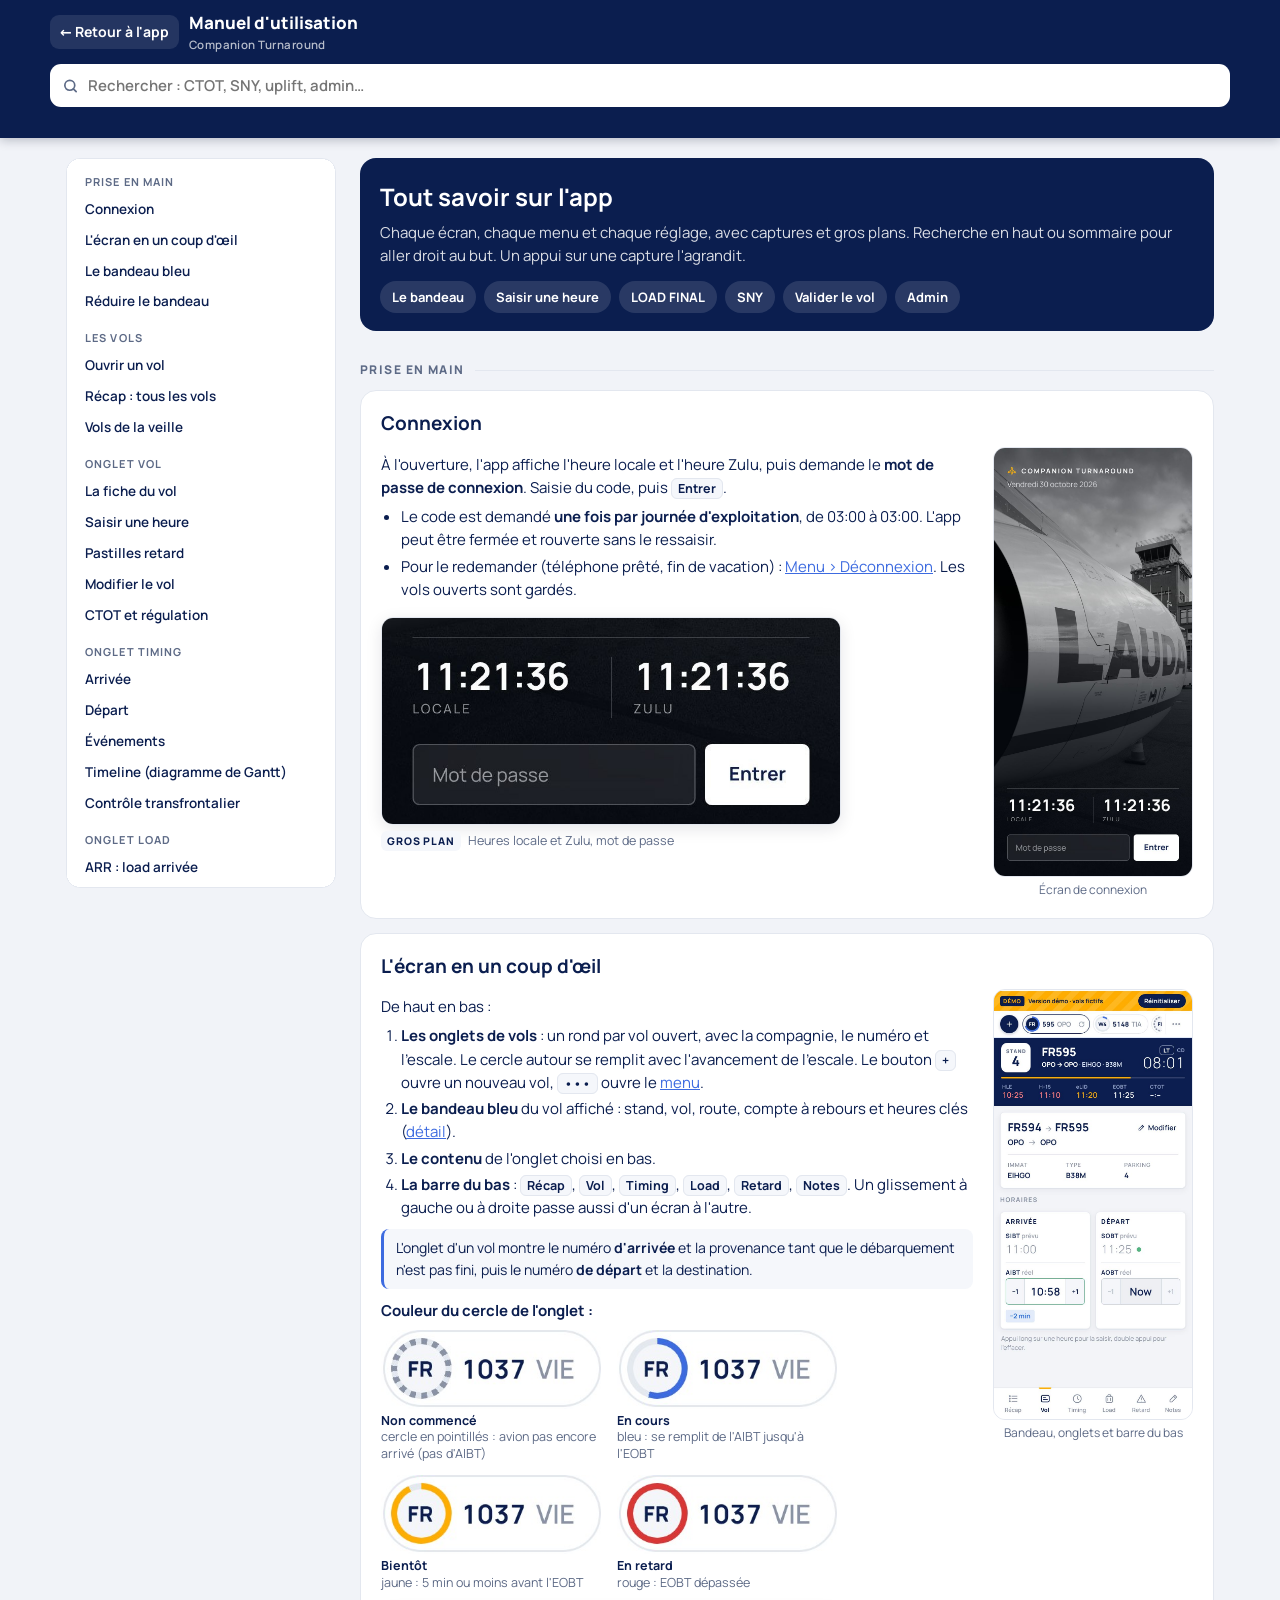
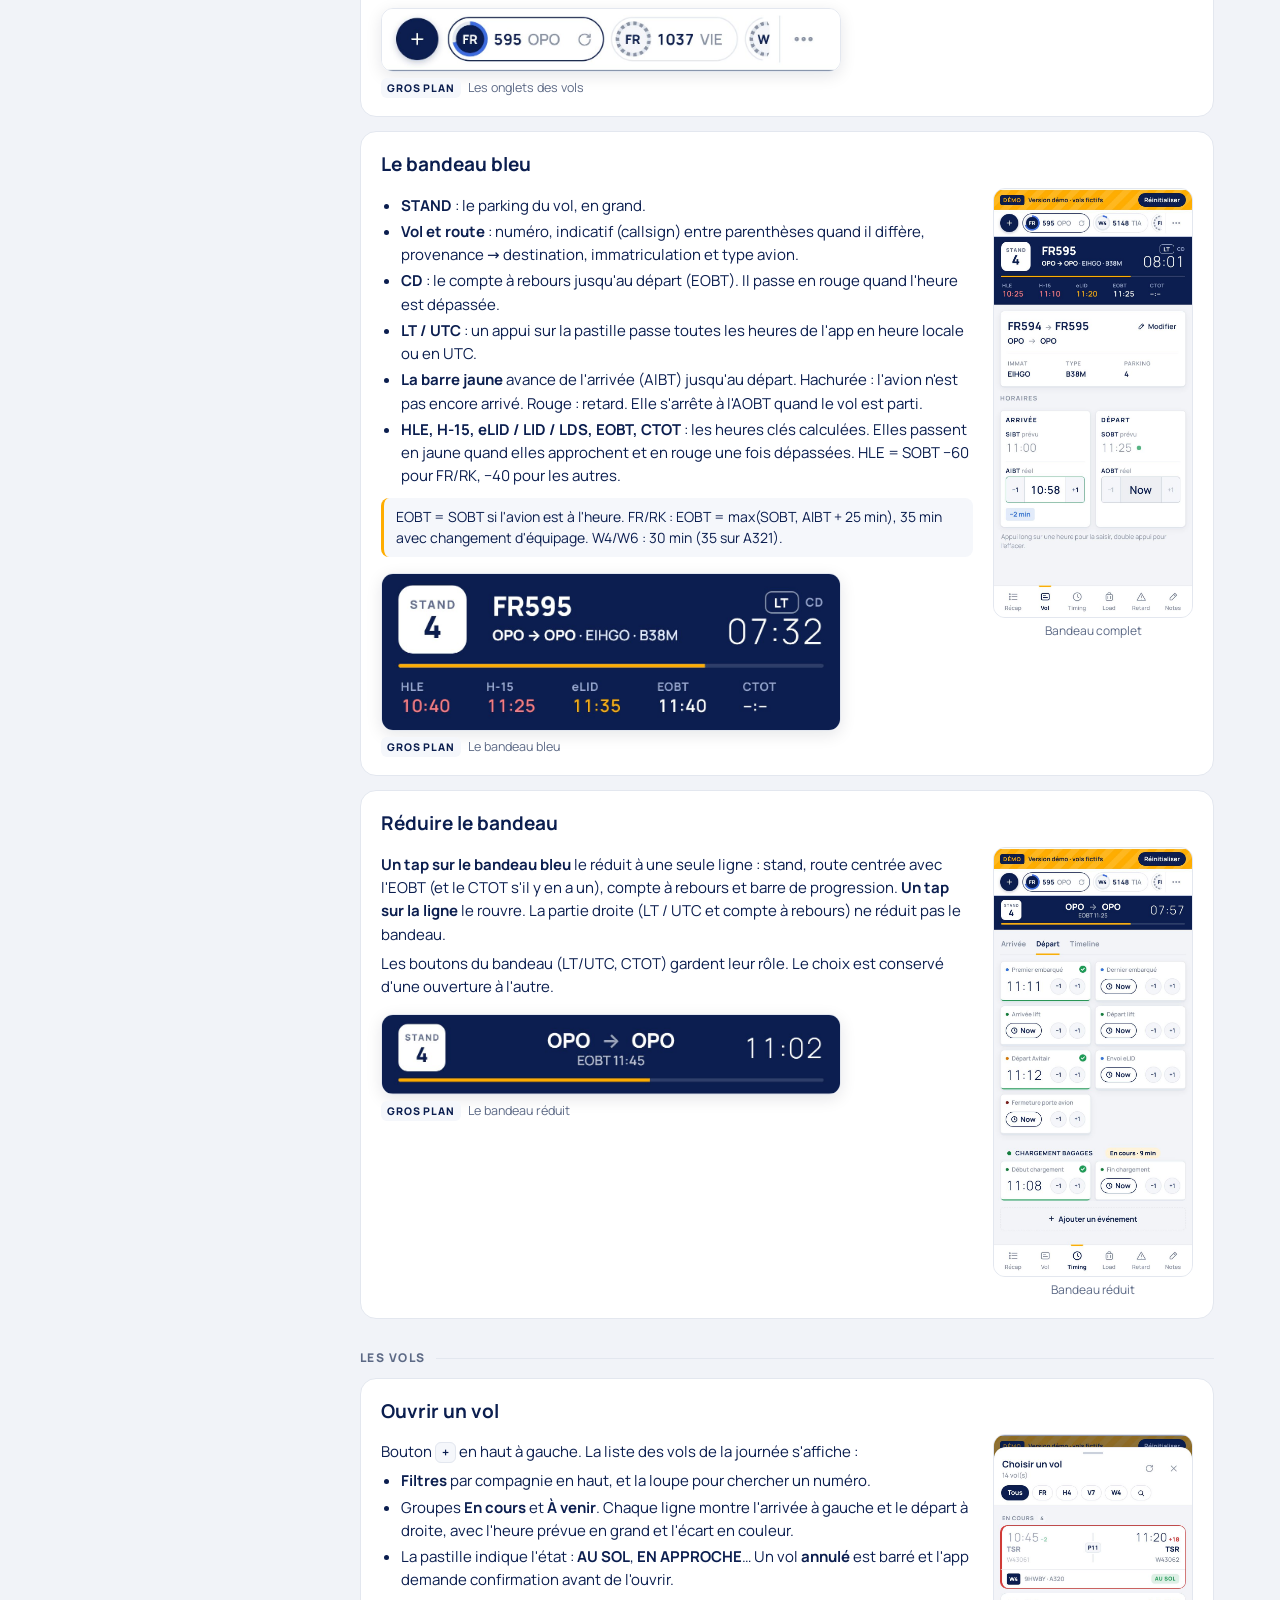
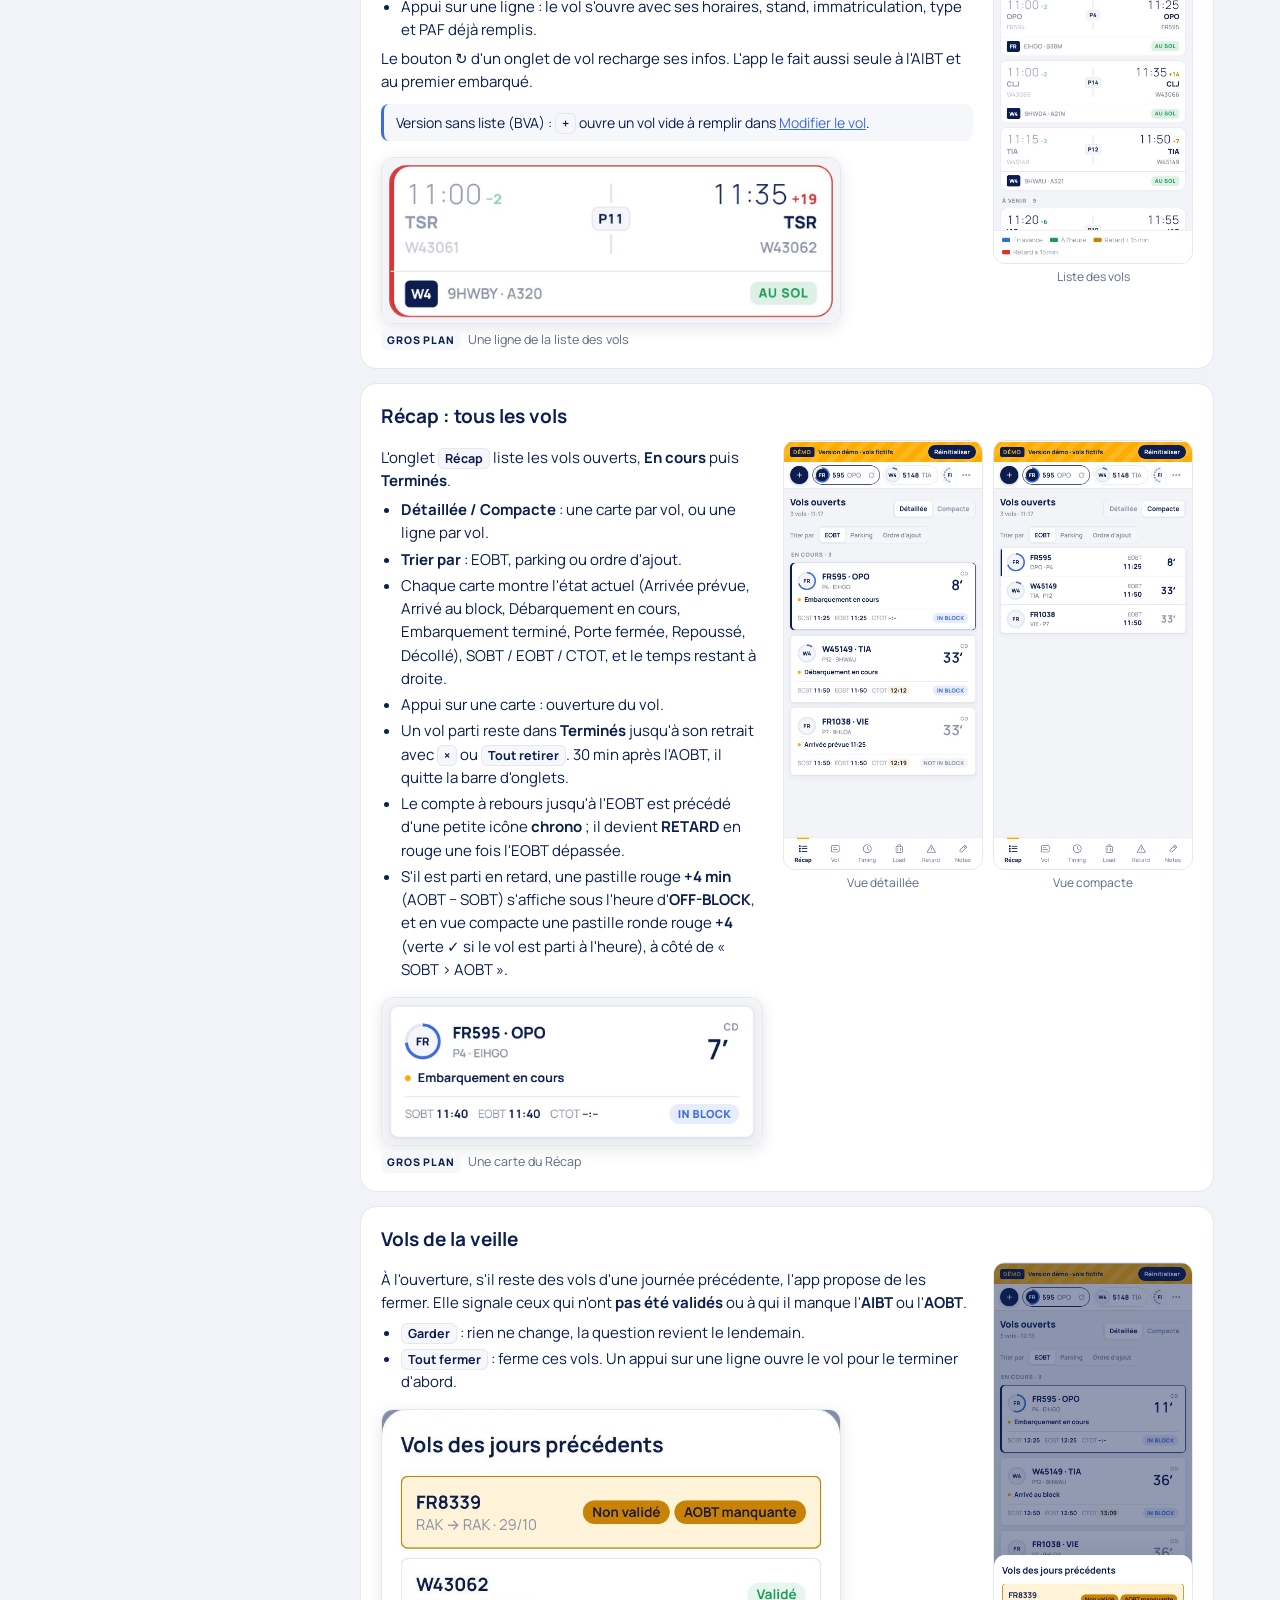
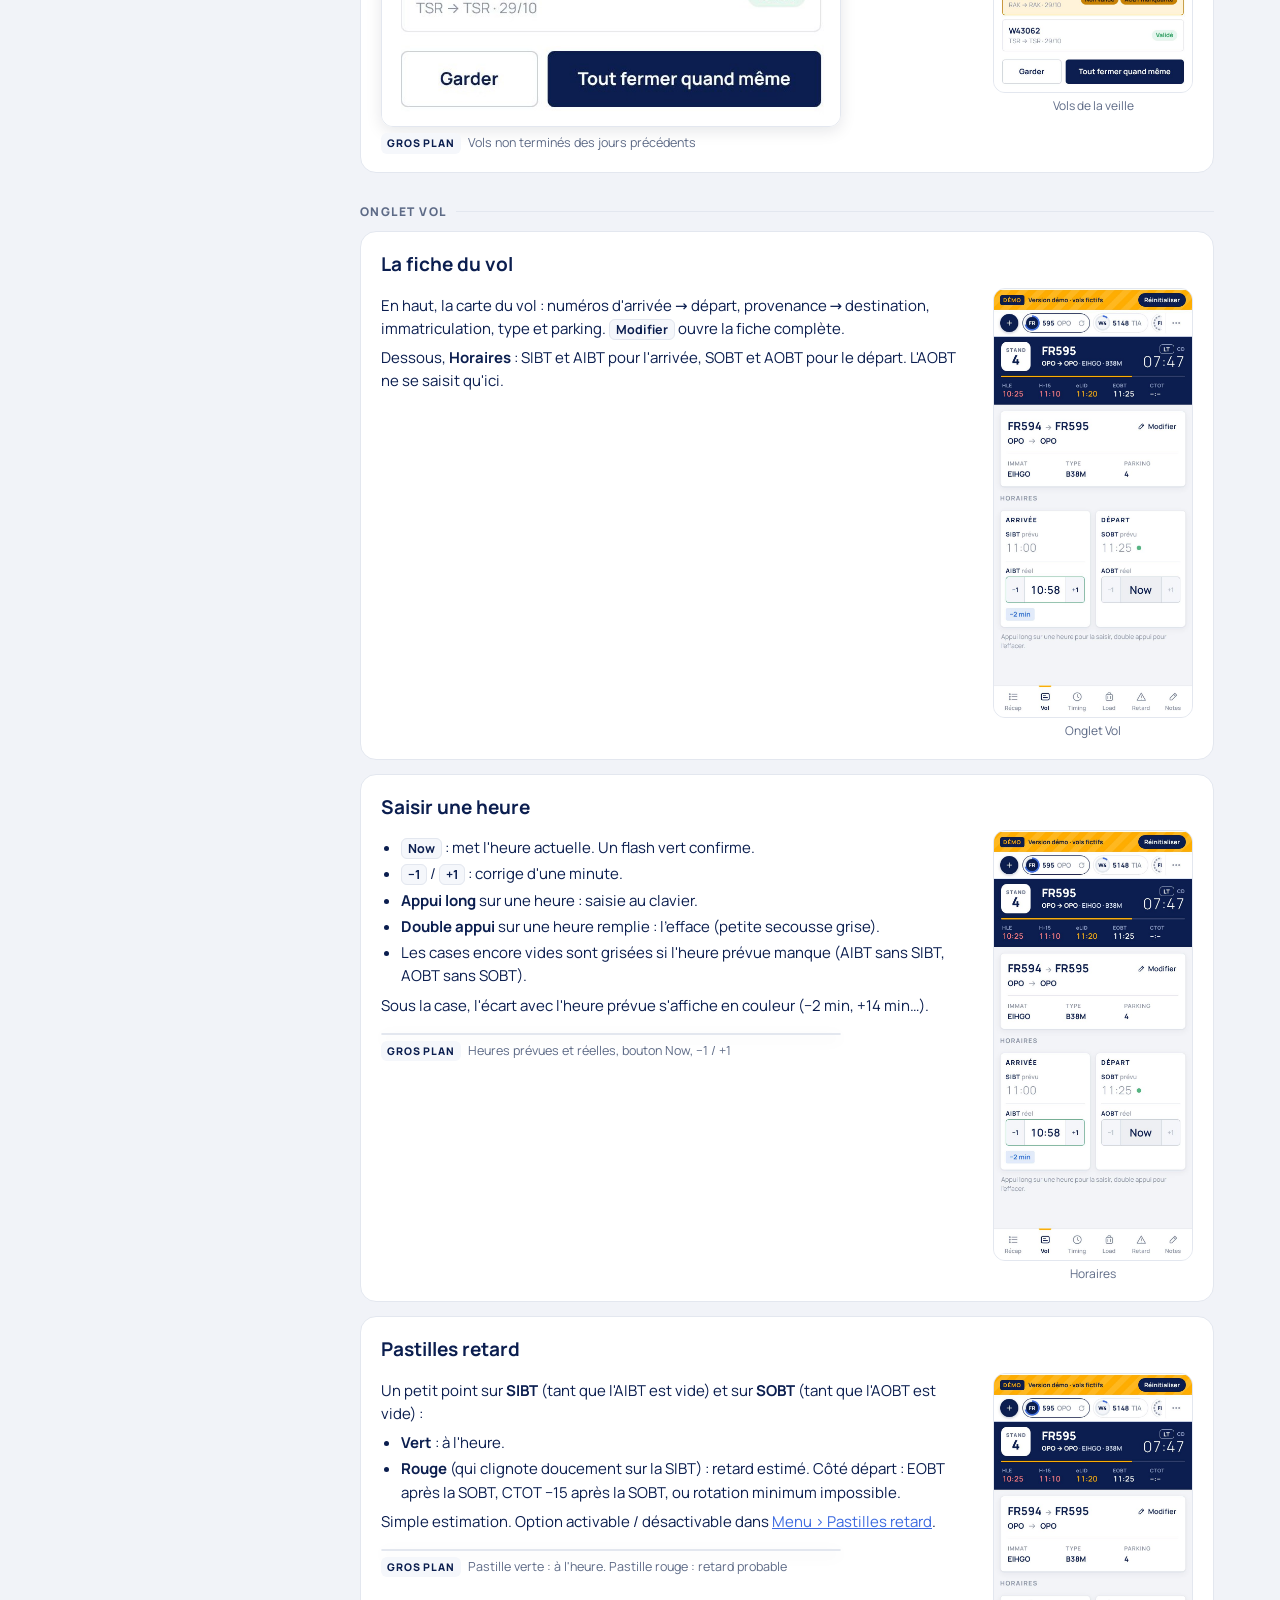
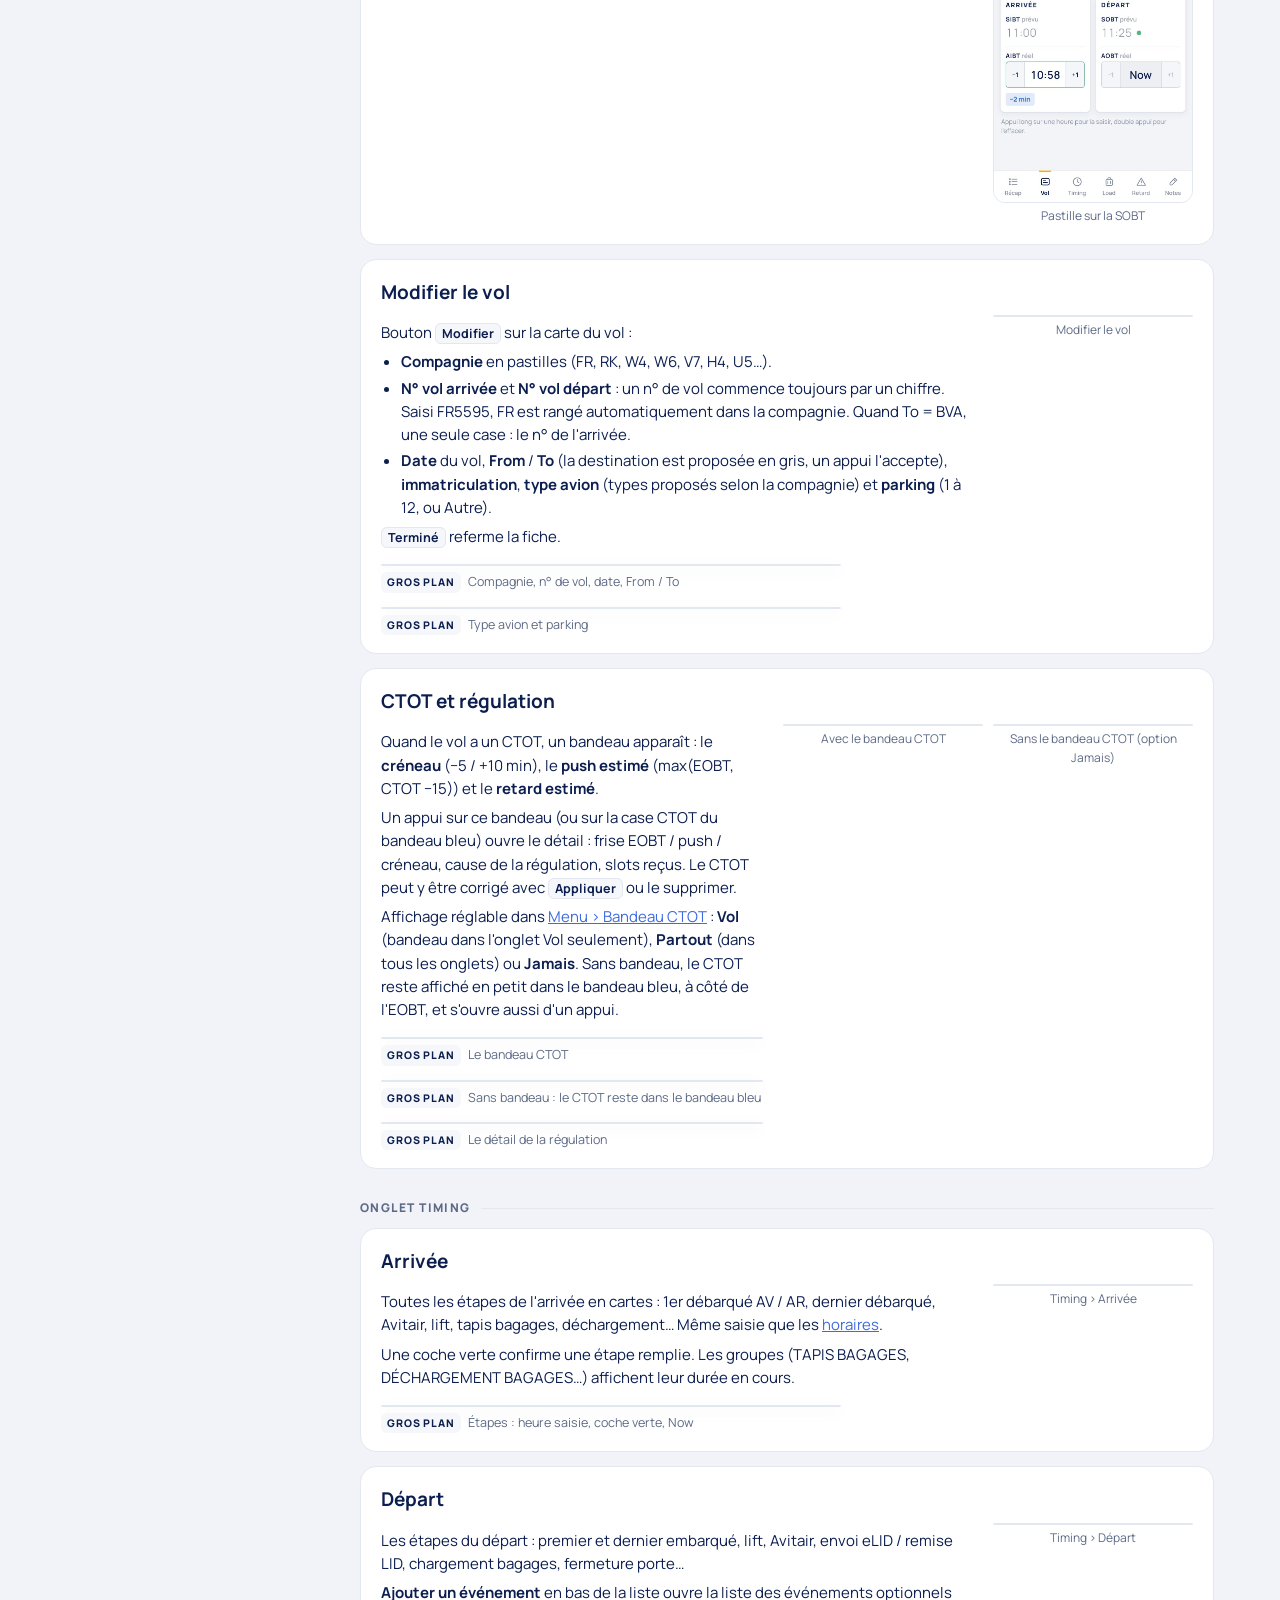
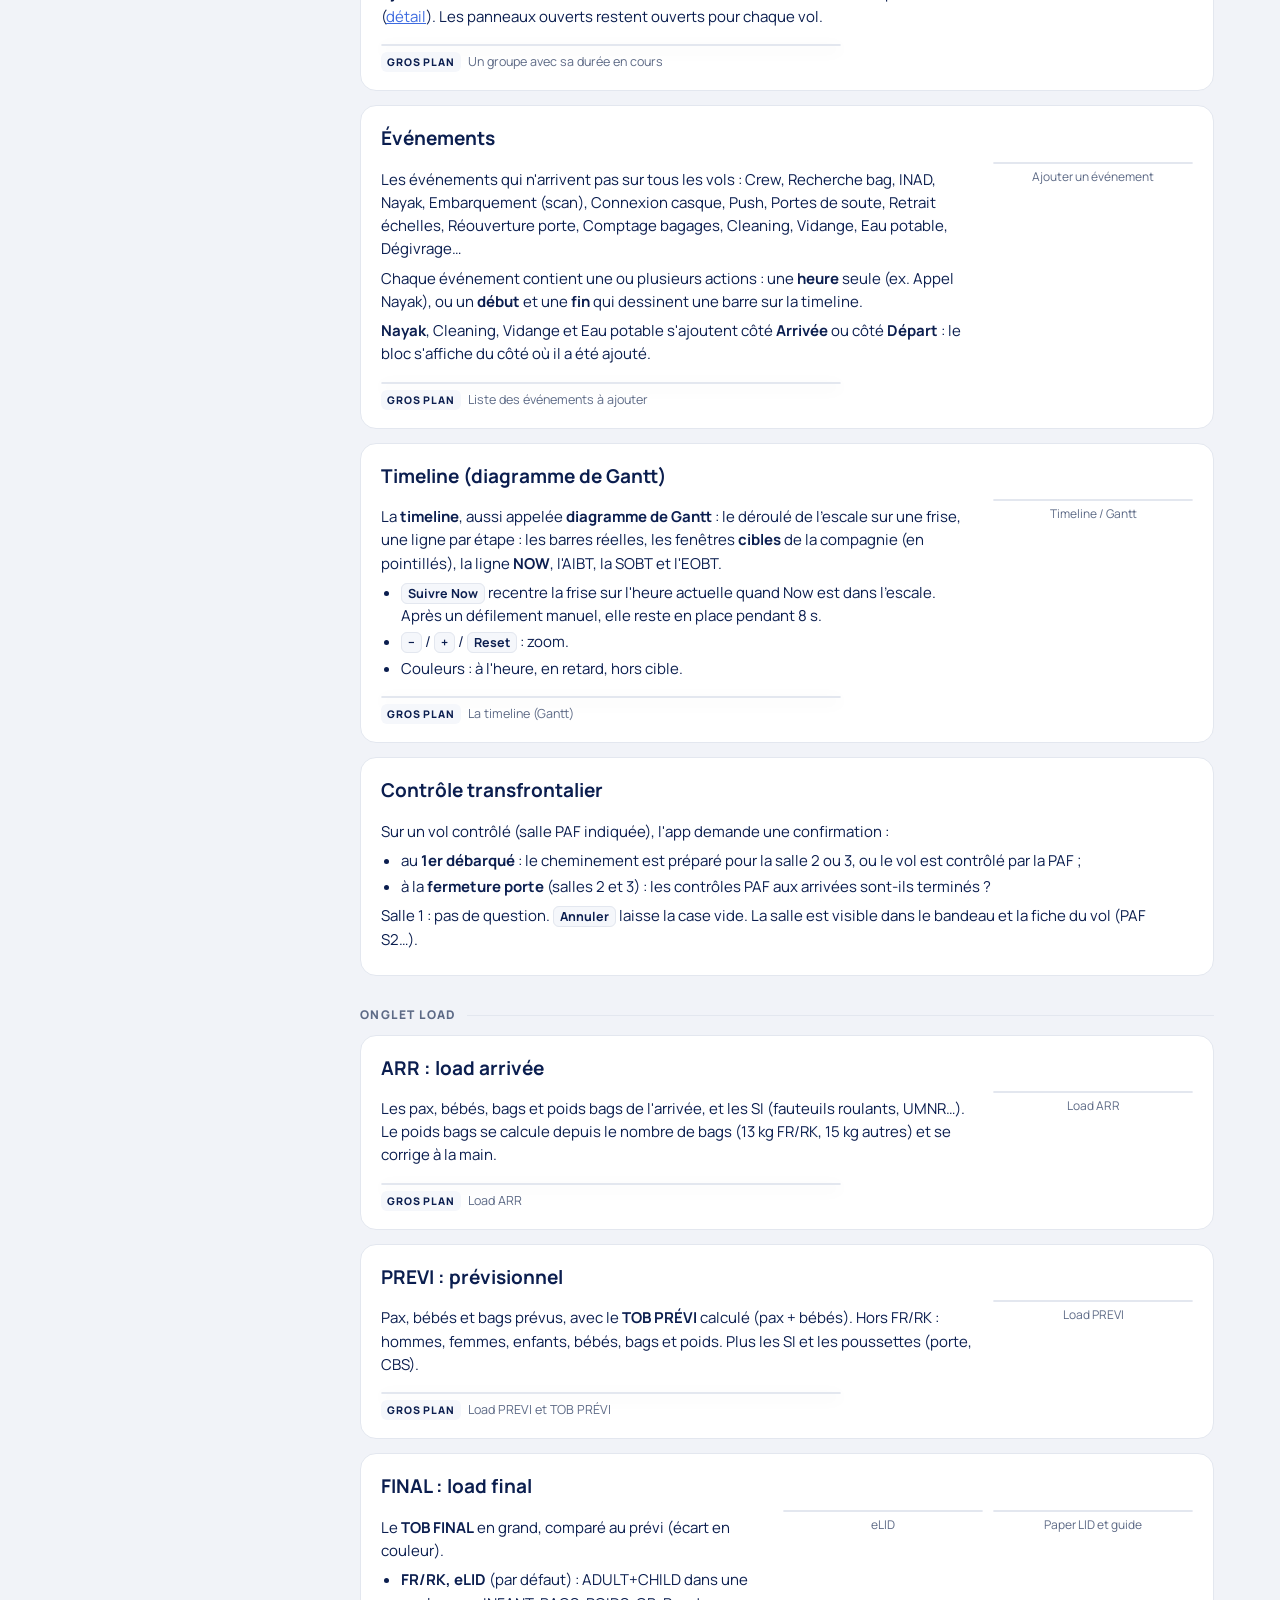
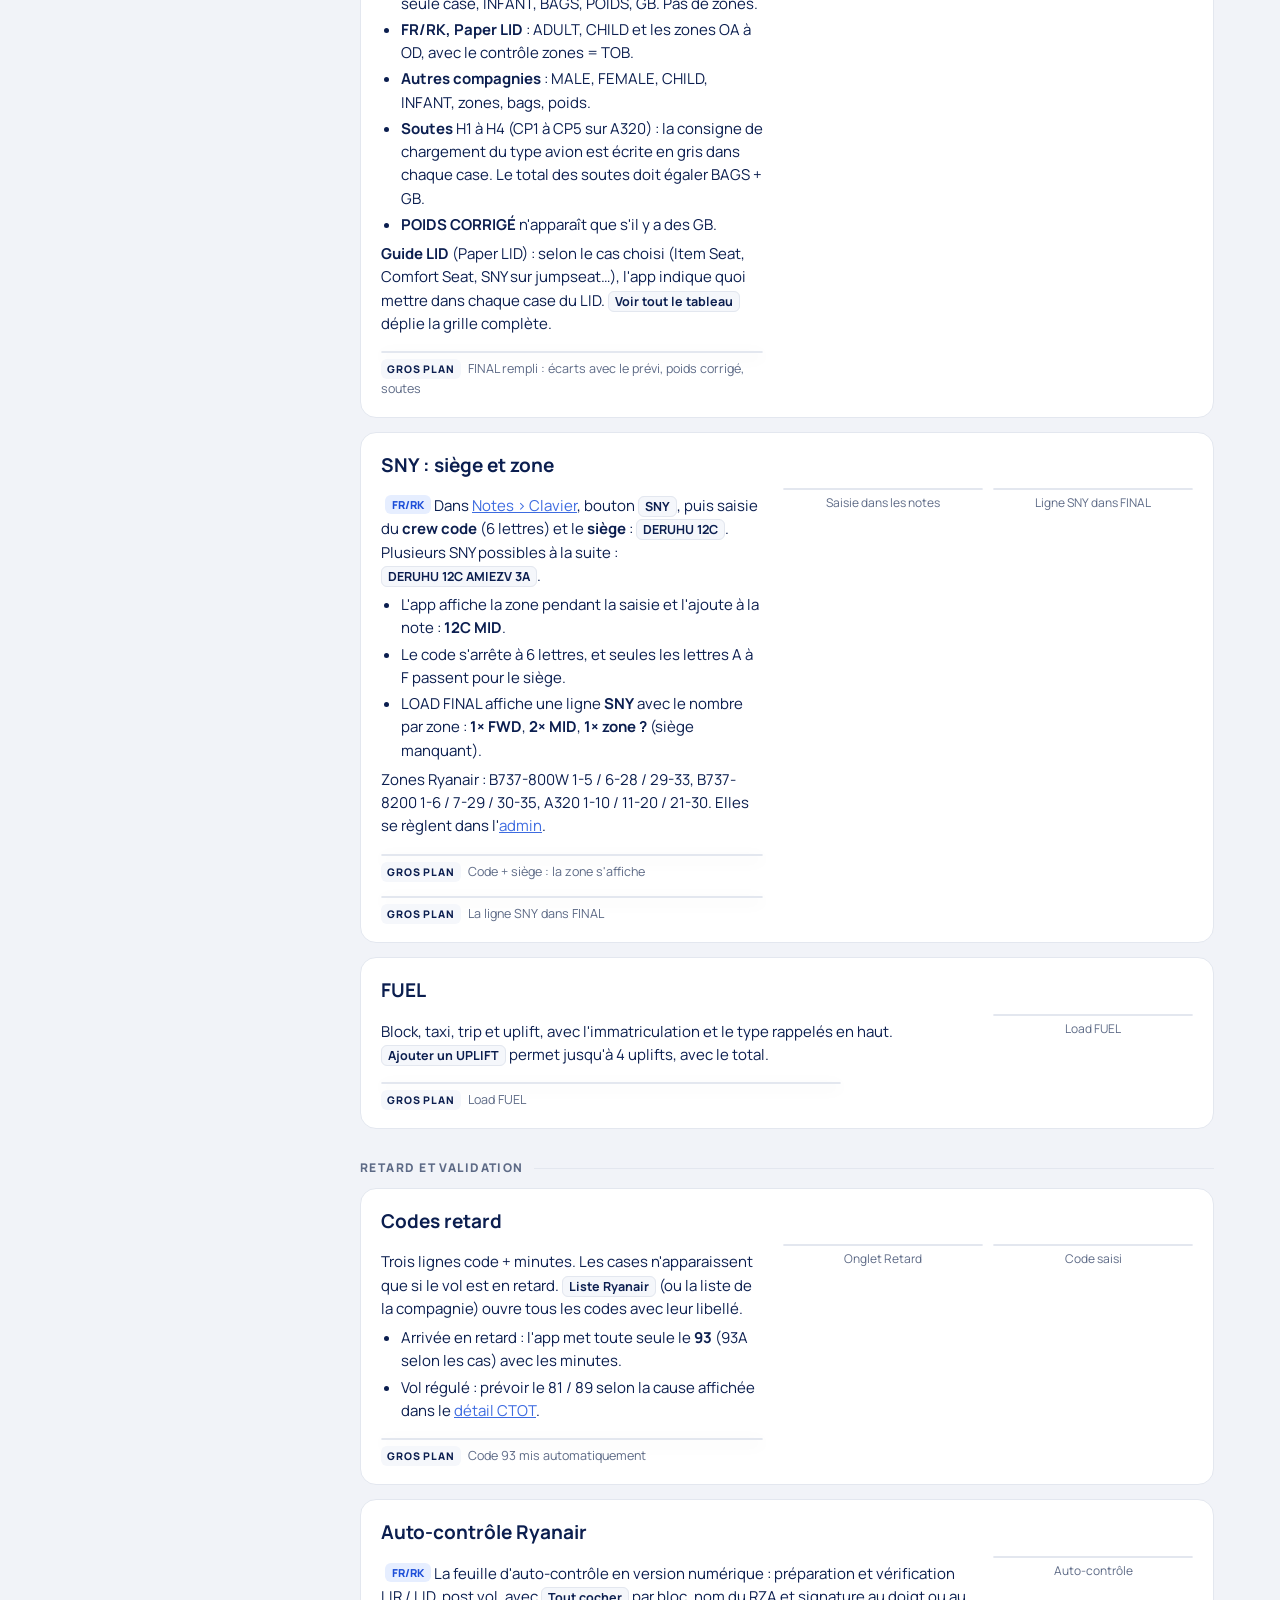
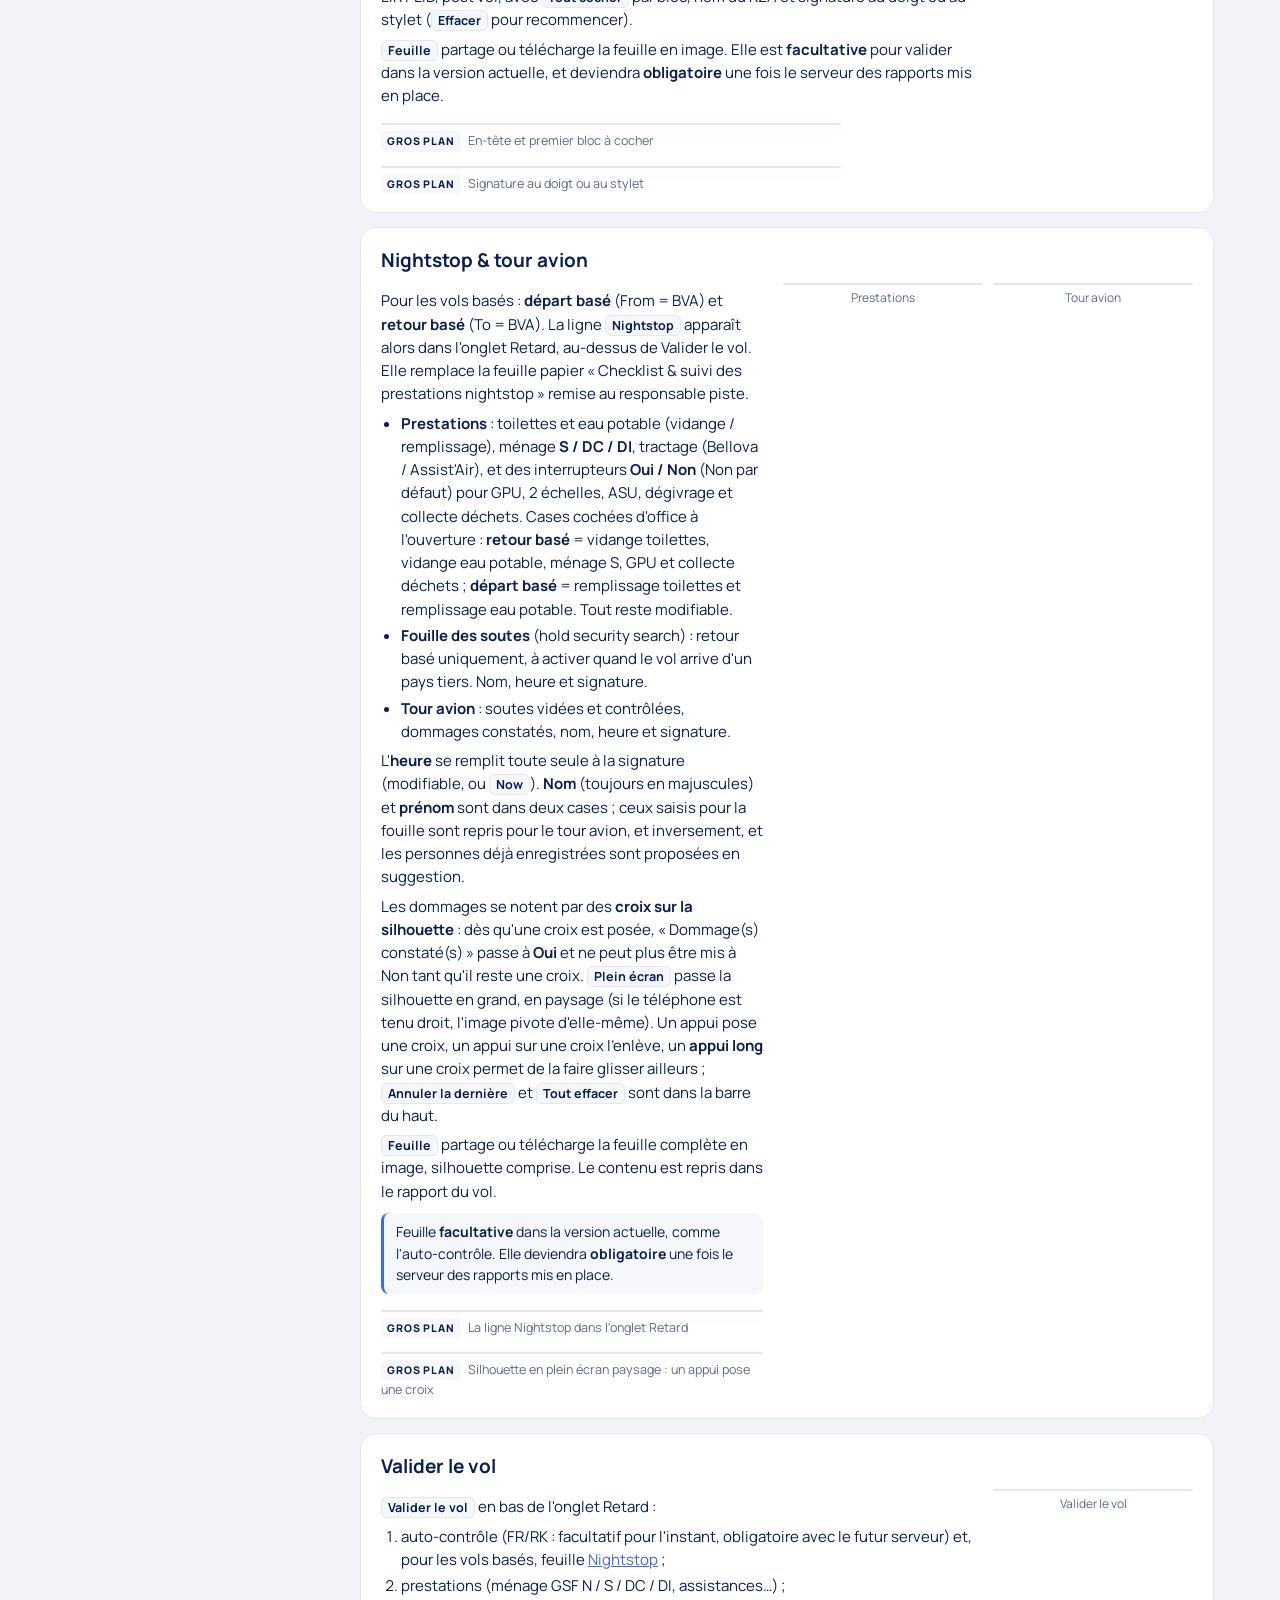
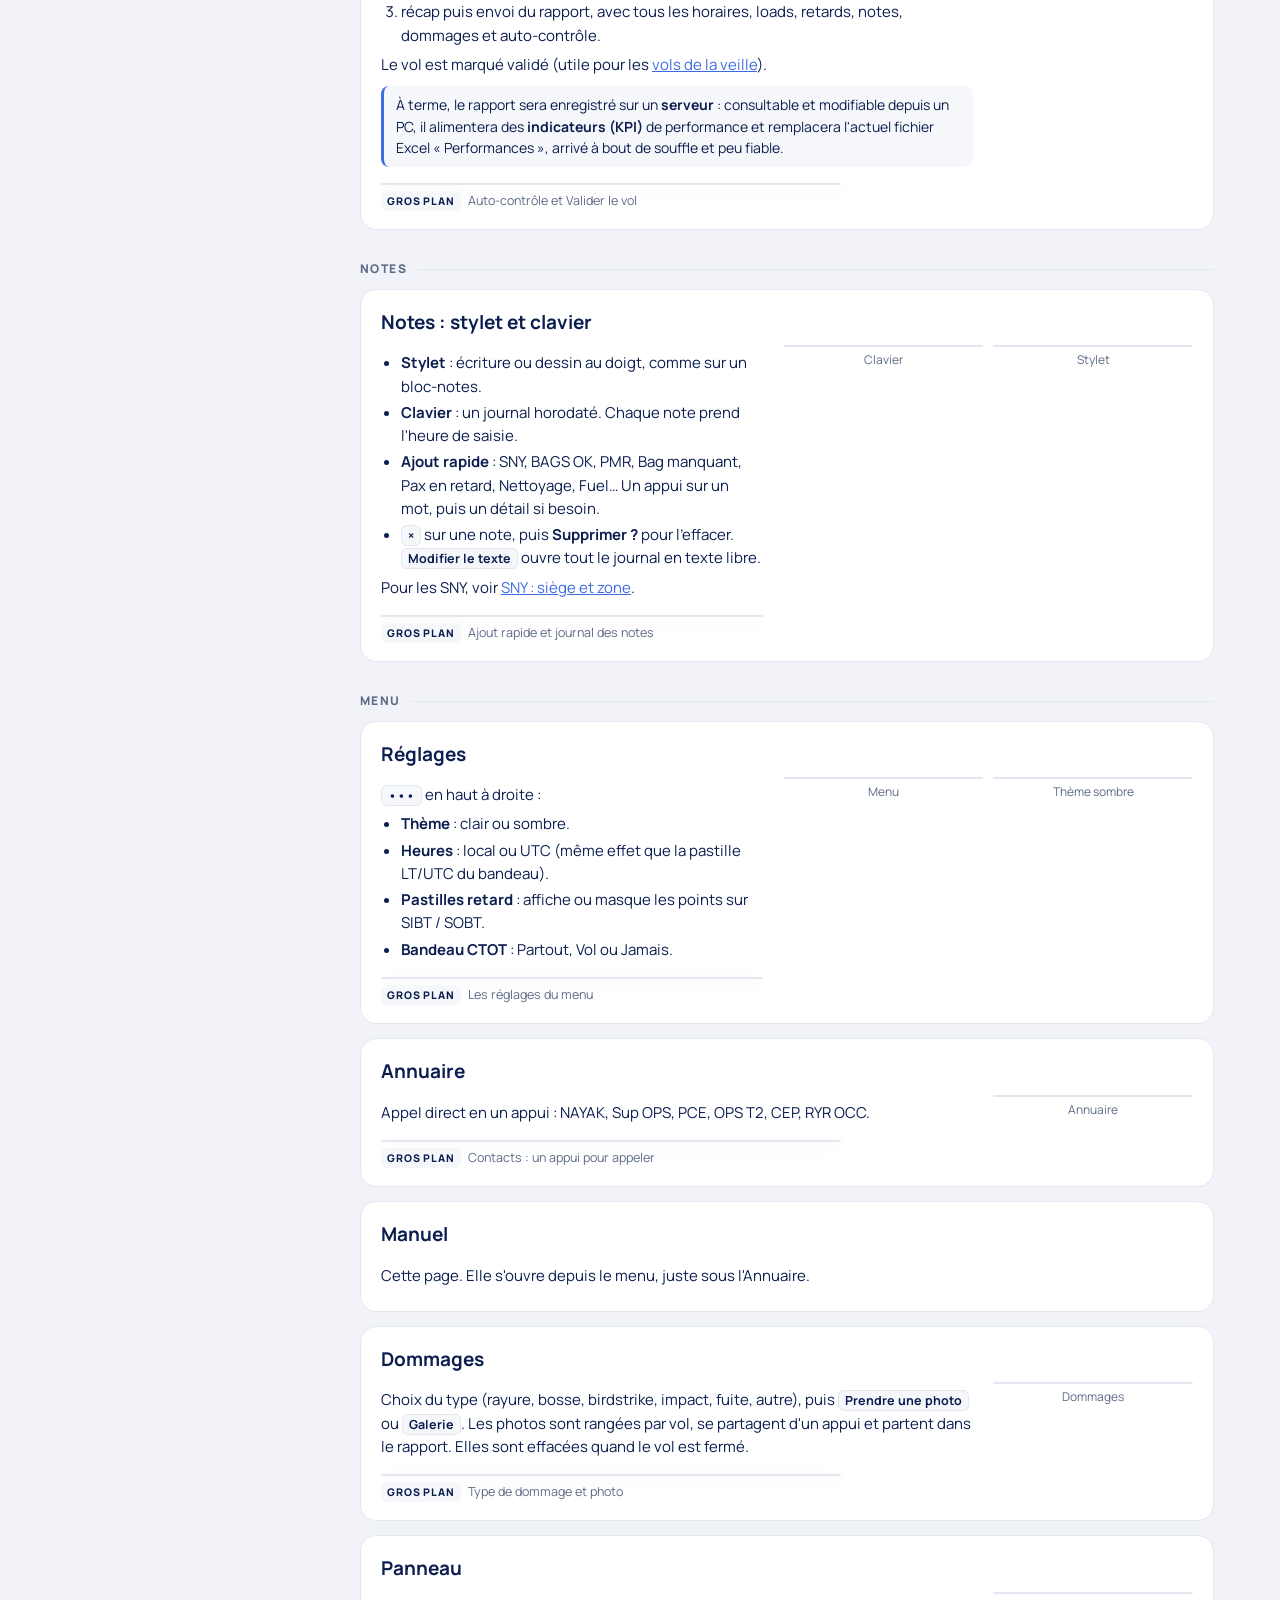
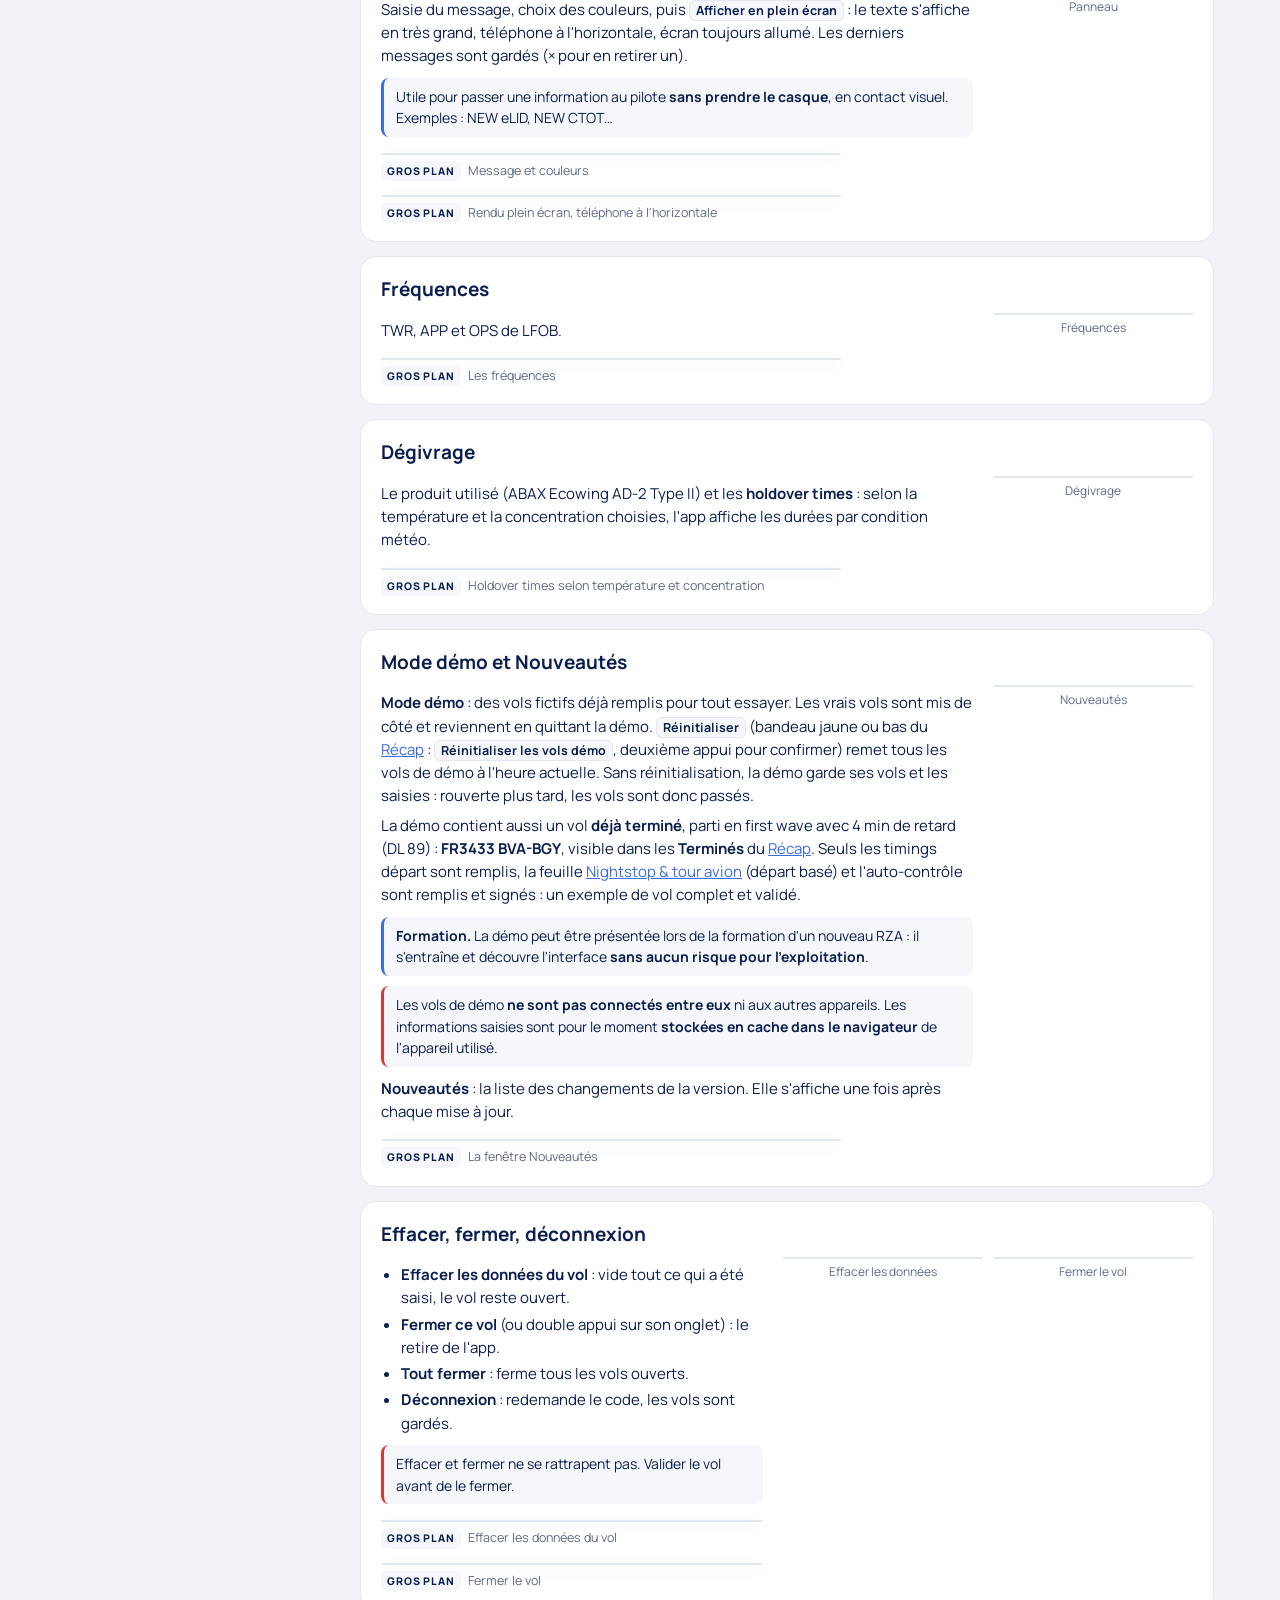
<file: manuel/index.html>
<!doctype html><html lang="fr"><head><meta charset="utf-8"><meta http-equiv="refresh" content="0; url=../manuel.html"><title>Manuel</title></head><body><a href="../manuel.html">Ouvrir le manuel</a></body></html>
</file>
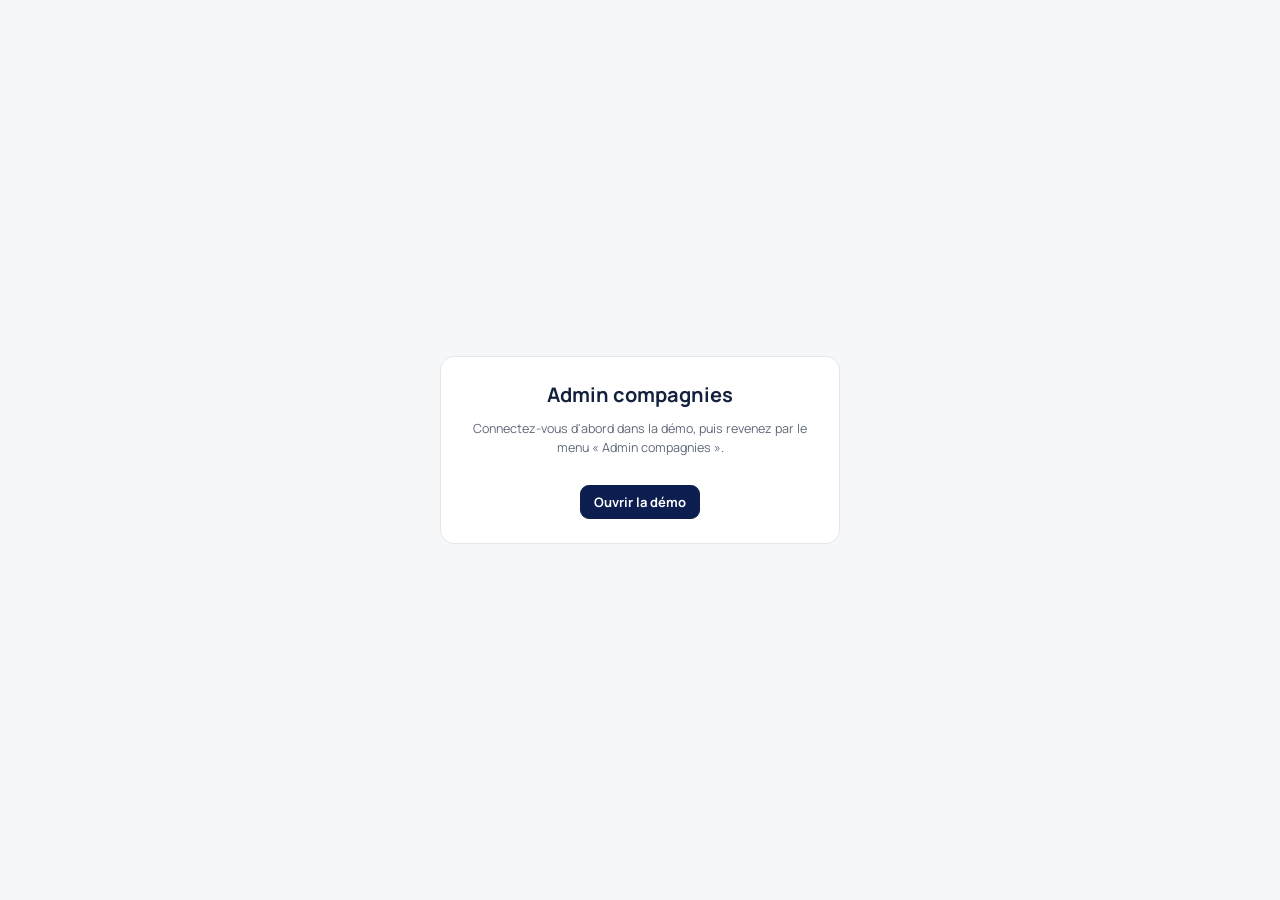
<file: admin.html>
<!doctype html><html lang="fr"><head><meta charset="utf-8"><meta name="viewport" content="width=device-width, initial-scale=1, viewport-fit=cover"><meta name="robots" content="noindex"><title>Admin compagnies · Timing</title><link rel="stylesheet" href="./fonts/fonts.css">
<style>
/* Layout : console d'admin, barre latérale navy + zone de travail claire ; sur mobile la barre devient une rangée défilante */
:root{
  --bg:#EEF1F7; --surf:#FFFFFF; --surf2:#F6F8FC; --line:#DCE2EE; --fg:#14213D; --muted:#5D6A8A;
  --navy:#0B1E4F; --navy2:#16306F; --on-navy:#FFFFFF; --dim:#9FB0DA;
  --accent:#2F5BD3; --accent-soft:#E7EEFD; --ok:#1F9D63; --ok-soft:#E3F5EC; --warn:#B7791F; --warn-soft:#FFF4DC; --bad:#D6404A; --bad-soft:#FDECEC;
  --f:"Manrope",system-ui,-apple-system,"Segoe UI",sans-serif;
}
@media (prefers-color-scheme: dark){:root:not([data-theme="light"]){--bg:#0A1230;--surf:#111B40;--surf2:#0E1738;--line:#24336A;--fg:#E7ECF8;--muted:#9AA7C9;--accent:#7EA0FF;--accent-soft:#1B2B63;--ok-soft:#123528;--warn-soft:#3A2C10;--bad-soft:#3B1519;color-scheme:dark}}
:root[data-theme="dark"]{--bg:#0A1230;--surf:#111B40;--surf2:#0E1738;--line:#24336A;--fg:#E7ECF8;--muted:#9AA7C9;--accent:#7EA0FF;--accent-soft:#1B2B63;--ok-soft:#123528;--warn-soft:#3A2C10;--bad-soft:#3B1519;color-scheme:dark}
*{box-sizing:border-box}
html,body{height:100%}
body{margin:0;background:var(--bg);color:var(--fg);font-family:var(--f);font-size:14px}
button{font:inherit;color:inherit}
.app{display:grid;grid-template-columns:232px minmax(0,1fr);min-height:100%}
.side{background:var(--navy);color:var(--on-navy);padding:18px 12px;display:flex;flex-direction:column;gap:4px}
.brand{display:flex;align-items:center;gap:10px;padding:2px 8px 16px}
.brand i{width:30px;height:30px;border-radius:8px;background:#fff;color:var(--navy);display:grid;place-items:center;font-style:normal;font-weight:800;font-size:14px}
.brand b{font-size:15px;font-weight:800;display:block}
.brand small{font-size:11.5px;color:var(--dim);font-weight:600}
.grp{font-size:10.5px;font-weight:800;letter-spacing:.1em;color:var(--dim);padding:12px 10px 4px;text-transform:uppercase}
.nav{display:flex;align-items:center;gap:10px;width:100%;text-align:left;background:none;border:0;color:#D5DEF5;padding:8px 10px;border-radius:8px;font-weight:600;cursor:pointer}
.nav:hover{background:rgba(255,255,255,.07)}
.nav.on{background:rgba(255,255,255,.13);color:#fff}
.nav svg{width:17px;height:17px;flex:none;stroke:currentColor;fill:none;stroke-width:1.8}
.nav .n{margin-left:auto;font-size:11px;font-weight:800;background:#E5484D;color:#fff;border-radius:9px;padding:0 6px}
.me{margin-top:auto;padding:12px 10px 0;border-top:1px solid rgba(255,255,255,.12);font-size:12.5px;color:var(--dim)}
.me b{color:#fff;display:block;font-size:13px}
.main{min-width:0;display:flex;flex-direction:column}
.pub{position:sticky;top:0;z-index:5;background:var(--warn-soft);border-bottom:1px solid var(--line);padding:9px max(20px,env(safe-area-inset-right,0px)) 9px 24px;display:flex;align-items:center;gap:12px;flex-wrap:wrap}
.pub span{font-weight:700;font-size:13px}
.pub .sp{flex:1}
.btn{border:1px solid var(--line);background:var(--surf);border-radius:9px;padding:7px 13px;font-weight:700;font-size:13px;cursor:pointer}
.btn.p{background:var(--navy);border-color:var(--navy);color:#fff}
.btn.d{color:var(--bad);border-color:color-mix(in srgb,var(--bad) 40%,transparent)}
.btn:focus-visible,.nav:focus-visible,.chip:focus-visible{outline:2px solid var(--accent);outline-offset:2px}
.wrap{padding:22px 24px 40px;padding-right:max(24px,env(safe-area-inset-right,0px));display:flex;flex-direction:column;gap:16px;max-width:1180px}
.hd{display:flex;align-items:flex-end;gap:12px;flex-wrap:wrap}
.hd h1{margin:0;font-size:22px;font-weight:800;text-wrap:balance}
.hd p{margin:4px 0 0;color:var(--muted);font-size:13.5px;max-width:68ch;line-height:1.45}
.hd .sp{flex:1}
.card{background:var(--surf);border:1px solid var(--line);border-radius:14px;min-width:0}
.card h2{margin:0;font-size:14px;font-weight:800;padding:14px 16px 0}
.tw{overflow-x:auto}
table{width:100%;border-collapse:collapse;font-size:13.5px}
th{text-align:left;font-size:11px;font-weight:800;letter-spacing:.07em;text-transform:uppercase;color:var(--muted);padding:12px 14px 8px;border-bottom:1px solid var(--line);white-space:nowrap}
td{padding:10px 14px;border-bottom:1px solid var(--line);vertical-align:middle}
tr:last-child td{border-bottom:0}
tbody tr{cursor:pointer}
tbody tr:hover td{background:var(--surf2)}
tr.sel td{background:var(--accent-soft)}
.num{font-variant-numeric:tabular-nums;font-weight:700}
.code{display:inline-grid;place-items:center;min-width:34px;height:26px;border-radius:7px;background:var(--navy);color:#fff;font-weight:800;font-size:12px;padding:0 6px}
.tag{display:inline-block;font-size:11.5px;font-weight:700;border-radius:6px;padding:2px 7px;background:var(--surf2);border:1px solid var(--line);margin:1px 2px 1px 0}
.st{display:inline-flex;align-items:center;gap:6px;font-size:12px;font-weight:800;border-radius:20px;padding:3px 9px}
.st.ok{background:var(--ok-soft);color:var(--ok)} .st.w{background:var(--warn-soft);color:var(--warn)} .st.m{background:var(--surf2);color:var(--muted)}
.st::before{content:"";width:6px;height:6px;border-radius:50%;background:currentColor}
.split{display:grid;grid-template-columns:minmax(0,1.5fr) minmax(280px,1fr);gap:16px;align-items:start}
.form{padding:14px 16px 16px;display:flex;flex-direction:column;gap:12px}
.f{display:flex;flex-direction:column;gap:5px}
.f label{font-size:12px;font-weight:700;color:var(--muted)}
.f input,.f select,.f textarea{font:inherit;font-size:14px;color:var(--fg);background:var(--surf2);border:1px solid var(--line);border-radius:9px;padding:8px 10px;width:100%}
.f textarea{min-height:110px;resize:vertical;line-height:1.45}
.f small{font-size:11.5px;color:var(--muted)}
.row2{display:grid;grid-template-columns:1fr 1fr;gap:10px}
.chips{display:flex;flex-wrap:wrap;gap:6px}
.chip{border:1px solid var(--line);background:var(--surf);border-radius:20px;padding:5px 11px;font-weight:700;font-size:12.5px;cursor:pointer}
.chip.on{background:var(--navy);color:#fff;border-color:var(--navy)}
.chip.add{border-style:dashed;color:var(--muted)}
.seg{display:inline-flex;background:var(--surf2);border:1px solid var(--line);border-radius:9px;padding:2px}
.seg button{border:0;background:none;border-radius:7px;padding:6px 12px;font-weight:700;font-size:12.5px;color:var(--muted);cursor:pointer}
.seg button.on{background:var(--surf);color:var(--fg);box-shadow:0 1px 3px rgba(11,30,79,.12)}
.drop{border:1.5px dashed var(--line);border-radius:12px;padding:18px;text-align:center;color:var(--muted);font-size:13px;line-height:1.5;background:var(--surf2)}
.drop b{color:var(--fg)}
.hint{font-size:12.5px;color:var(--muted);line-height:1.45;padding:0 16px 14px}
.phone{width:250px;max-width:100%;border-radius:22px;border:1px solid var(--line);overflow:hidden;background:#EFF2F8;color:#14213D;margin:0 auto}
.ph-top{background:var(--navy);color:#fff;padding:10px 14px;font-weight:800;font-size:14px;display:flex;justify-content:space-between}
.ph-item{background:#fff;margin:8px;border-radius:11px;padding:9px 11px;border:1px solid #E3E8F2}
.ph-item b{display:block;font-size:13px}
.ph-item small{font-size:11px;color:#6B7799;font-weight:600}
.new{font-size:10px;font-weight:800;color:#fff;background:#E5484D;border-radius:5px;padding:1px 5px;margin-left:6px;vertical-align:1px}
.log td:first-child{white-space:nowrap;color:var(--muted)}
.mock{font-size:11.5px;font-weight:800;letter-spacing:.06em;color:var(--warn);background:var(--warn-soft);border-radius:6px;padding:3px 8px}
@media (max-width:820px){
  .app{grid-template-columns:1fr}
  .side{flex-direction:row;overflow-x:auto;padding:10px max(12px,env(safe-area-inset-left,0px));gap:4px;align-items:center}
  .brand{padding:0 10px 0 2px}.brand small{display:none}
  .grp,.me{display:none}
  .nav{width:auto;white-space:nowrap;padding:7px 10px}
  .split{grid-template-columns:1fr}
  .wrap{padding:18px max(16px,env(safe-area-inset-left,0px)) 32px max(16px,env(safe-area-inset-right,0px))}
  .pub{padding-left:max(16px,env(safe-area-inset-left,0px))}
  .row2{grid-template-columns:1fr}
}
@media (prefers-reduced-motion:no-preference){.view{animation:fade .18s ease}@keyframes fade{from{opacity:.4;transform:translateY(3px)}to{opacity:1;transform:none}}}
.tabs{display:flex;gap:2px;border-bottom:1px solid var(--line);margin-top:-4px;overflow-x:auto}
.tabs button{border:0;background:none;padding:10px 14px;font-weight:700;font-size:13.5px;color:var(--muted);border-bottom:2.5px solid transparent;cursor:pointer;white-space:nowrap}
.tabs button.on{color:var(--fg);border-bottom-color:var(--navy)}
:root[data-theme="dark"] .tabs button.on{border-bottom-color:var(--accent)}
.back{align-self:flex-start;border:0;background:none;color:var(--accent);font-weight:700;cursor:pointer;padding:0;font-size:13px}
.idc{display:flex;align-items:center;gap:14px}
.idc .code{min-width:52px;height:40px;font-size:17px;border-radius:10px}
.mini{width:62px;font:inherit;font-weight:700;font-variant-numeric:tabular-nums;text-align:center;background:var(--surf2);border:1px solid var(--line);border-radius:8px;padding:6px 4px;color:var(--fg)}
.mini.ch{border-color:var(--warn);background:var(--warn-soft)}
.refsel{font:inherit;font-size:12.5px;font-weight:700;background:var(--surf2);border:1px solid var(--line);border-radius:8px;padding:5px 6px;color:var(--fg)}
.u{color:var(--muted);font-size:12px;font-weight:600;margin-left:3px}
.gantt{padding:10px 16px 16px}
.gx{position:relative;height:22px;margin-left:124px;border-bottom:1px solid var(--line);font-size:11px;color:var(--muted);font-weight:700}
.gx span{position:absolute;transform:translateX(-50%);top:2px;font-variant-numeric:tabular-nums}
.gr{display:flex;align-items:center;height:28px}
.gr .gl{width:124px;flex:none;font-size:12.5px;font-weight:700;white-space:nowrap;overflow:hidden;text-overflow:ellipsis;padding-right:8px}
.gr .gt{position:relative;flex:1;height:100%}
.gb{position:absolute;top:6px;height:16px;border-radius:5px;background:var(--navy)}
:root[data-theme="dark"] .gb{background:var(--accent)}
.gb.pt{width:4px!important;border-radius:2px;background:var(--warn)}
.gline{position:absolute;top:0;bottom:0;width:0;border-left:1.5px dashed var(--muted);opacity:.6}
.gline.e{border-left:2px solid var(--bad);opacity:.9}
.gcap{position:absolute;top:-1px;font-size:10.5px;font-weight:800;transform:translateX(-50%);background:var(--surf);padding:0 3px}
.typecards{display:grid;grid-template-columns:repeat(auto-fill,minmax(150px,1fr));gap:8px;padding:12px 16px 16px}
.tc{border:1px solid var(--line);border-radius:11px;padding:10px 12px;cursor:pointer;background:var(--surf)}
.tc.on{border-color:var(--navy);box-shadow:0 0 0 1px var(--navy) inset;background:var(--accent-soft)}
.tc b{font-size:15px;display:block}.tc small{color:var(--muted);font-weight:600;font-size:12px}
.steps{display:flex;gap:6px;padding:14px 16px 0;flex-wrap:wrap}
.steps span{font-size:12px;font-weight:800;padding:5px 10px;border-radius:20px;background:var(--surf2);color:var(--muted);border:1px solid var(--line)}
.steps span.on{background:var(--navy);color:#fff;border-color:var(--navy)}
.steps span.dn{color:var(--ok);background:var(--ok-soft);border-color:transparent}
.rule{display:flex;gap:10px;align-items:flex-start;padding:10px 16px;border-top:1px solid var(--line);font-size:13px;line-height:1.45}
.rule .tag{flex:none}
.inh{font-size:11.5px;font-weight:700;color:var(--muted)}
.inh.ov{color:var(--warn)}
.ph-tl{padding:8px 10px 12px;background:#fff;margin:8px;border-radius:11px;border:1px solid #E3E8F2}
.ph-tl .r{display:flex;align-items:center;height:20px;font-size:10px;font-weight:700}
.ph-tl .r i{width:62px;flex:none;font-style:normal;overflow:hidden;white-space:nowrap;text-overflow:ellipsis}
.ph-tl .r em{position:relative;flex:1;height:100%}
.ph-tl .r em b{position:absolute;top:5px;height:10px;border-radius:3px;background:#0B1E4F}
.ph-tl .r em b.pt{width:3px!important;background:#E0A100}
.ph-tl .now{position:absolute;top:0;bottom:0;border-left:1.5px solid #D6404A}
@media (max-width:820px){.gx{margin-left:96px}.gr .gl{width:96px;font-size:11.5px}}
@media (max-width:820px){
  .stp thead{display:none}
  .stp tr{display:grid;grid-template-columns:1fr 1fr auto;border-bottom:1px solid var(--line)}
  .stp td{border:0;padding:6px 10px}
  .stp td:first-child{grid-column:1/3;padding-top:10px}
  .stp td:last-child{grid-column:3;grid-row:1/3;align-self:center}
  .stp td.d{grid-row:2;padding-bottom:10px}
  .stp td.d::before{content:attr(data-l);display:block;font-size:10.5px;font-weight:800;letter-spacing:.07em;text-transform:uppercase;color:var(--muted);margin-bottom:3px}
  .stp .mini{width:52px}
}
.txt{font:inherit;font-size:13.5px;color:var(--fg);background:var(--surf2);border:1px solid var(--line);border-radius:8px;padding:6px 9px;width:100%;min-width:120px}
.txt.ch{border-color:var(--warn);background:var(--warn-soft)}
.dlt td{padding:6px 10px}.dlt td:nth-child(3) .txt{min-width:220px}
.sw{display:flex;gap:5px}.sw button{width:20px;height:20px;border-radius:50%;border:2px solid transparent;cursor:pointer;padding:0}
.sw button.on{border-color:var(--fg);box-shadow:0 0 0 2px var(--surf) inset}
.nqp{display:flex;flex-wrap:wrap;gap:6px}.nqp span{border:1px solid var(--line);border-radius:20px;padding:6px 12px;font-weight:700;font-size:13px;background:var(--surf2)}
.btn:disabled{opacity:.4}
.dcard{padding:14px 16px}
.dhd{display:flex;align-items:center;gap:8px;flex-wrap:wrap;margin-bottom:10px}
.dhd .btn{padding:5px 10px}
.dgrid{display:grid;grid-template-columns:repeat(auto-fill,minmax(96px,1fr));gap:8px 10px;margin-bottom:8px}
.dgrid .f label{font-size:11px}
.dgrid.dt{grid-template-columns:repeat(5,minmax(70px,96px)) minmax(130px,1fr)}
.dft{display:flex;gap:12px;align-items:center;flex-wrap:wrap}
.dcx{display:flex;gap:6px;align-items:center;font-weight:700;font-size:13px;color:var(--muted)}
@media (max-width:820px){.dgrid.dt{grid-template-columns:repeat(3,1fr)}}
.evc{border:1px solid var(--line);border-radius:12px;padding:12px;margin:0 0 12px}
.evh{display:flex;gap:8px;align-items:center;flex-wrap:wrap}.evh>i{width:10px;height:10px;border-radius:50%;flex:none}
.evi{display:flex;flex-direction:column;gap:6px;margin:10px 0 0 18px}.evr{display:flex;gap:6px;align-items:center;flex-wrap:wrap}.evr .it{flex:1;min-width:150px;max-width:280px}.evi .chip.add{align-self:flex-start}
@media(max-width:640px){.evi{margin-left:0}}
.dlt tr.dsub td:first-child{padding-left:30px;position:relative}.dlt tr.dsub td:first-child::before{content:"↳";position:absolute;left:12px;top:50%;transform:translateY(-50%);color:var(--muted)}
.dlt tr.dsub input.mini{color:var(--accent)}
.dmore{margin-top:10px}.dmore .tag:empty{display:none}
.ddet{margin-top:12px;border-top:1px solid var(--line);padding-top:12px}.ddet h3{font-size:12px;text-transform:uppercase;letter-spacing:.06em;color:var(--muted);margin:14px 0 6px}
.ddet .f.wide{grid-column:1/-1}.ddet input.bad{border-color:#D7263D}
.dev{border:1px solid var(--line);border-radius:10px;padding:8px 10px;margin:0 0 8px}.devh{display:flex;align-items:center;justify-content:space-between;margin-bottom:4px}
.ddet .dgrid.dt{grid-template-columns:repeat(auto-fill,minmax(110px,1fr))}
.ddet input::placeholder,.ddet textarea::placeholder,.dcard .dt input::placeholder{color:var(--muted);opacity:.85}
.ddet .tp{display:block;font-size:11px;color:var(--accent);min-height:14px;margin-top:2px}
.dexp{background:var(--accent-soft);border-radius:10px;padding:10px 12px;font-size:13px;line-height:1.5;color:var(--fg)}
a.nav,a.btn{text-decoration:none}a.btn{display:inline-block}.btn:disabled{opacity:.45;cursor:default}[hidden]{display:none!important}.me .back{font-size:12.5px}
/* v3.37 : look B (clair, gris neutres, marine pour la sélection) */
:root{--bg:#F6F7F9;--surf:#FFFFFF;--surf2:#F8F9FB;--line:#E3E6EB;--fg:#14213D;--muted:#5F6878;--accent:#0B1E4F;--accent-soft:#EEF1F6}
.side{background:#FFFFFF;color:#14213D;border-right:1px solid var(--line)}.brand i{background:#0B1E4F;color:#fff}.brand small,.grp,.me{color:#7A8291}.me{border-top-color:var(--line)}.me b{color:#14213D}
.nav{color:#3C4556}.nav:hover{background:#F1F3F6}.nav.on{background:#EEF1F6;color:#0B1E4F;box-shadow:inset 3px 0 0 #0B1E4F}
.me .back{color:var(--muted)}
:root[data-theme="dark"]{--bg:#141516;--surf:#1C1D1F;--surf2:#17181A;--line:#2C2E31;--fg:#EDEEF0;--muted:#9EA2A9;--accent:#9DB2FF;--accent-soft:#25272B}
:root[data-theme="dark"] .side{background:#1C1D1F;color:#EDEEF0;border-right-color:#2C2E31}
:root[data-theme="dark"] .nav{color:#C4C7CD}:root[data-theme="dark"] .nav.on{background:#26282C;color:#fff;box-shadow:inset 3px 0 0 #9DB2FF}
:root[data-theme="dark"] .me b{color:#EDEEF0}:root[data-theme="dark"] .brand i{background:#EDEEF0;color:#141516}
:root[data-theme="dark"] .code{background:#2C2E33}:root[data-theme="dark"] .chip.on{background:#EDEEF0;color:#141516;border-color:#EDEEF0}
:root[data-theme="dark"] .btn.p{background:#EDEEF0;color:#141516;border-color:#EDEEF0}:root[data-theme="dark"] .gb{background:#9DB2FF}
:root[data-theme="dark"] .tc.on{border-color:#9DB2FF;box-shadow:0 0 0 1px #9DB2FF inset;background:#25272B}
@media (prefers-color-scheme: dark){
:root:not([data-theme="light"]){--bg:#141516;--surf:#1C1D1F;--surf2:#17181A;--line:#2C2E31;--fg:#EDEEF0;--muted:#9EA2A9;--accent:#9DB2FF;--accent-soft:#25272B}
:root:not([data-theme="light"]) .side{background:#1C1D1F;color:#EDEEF0;border-right-color:#2C2E31}
:root:not([data-theme="light"]) .nav{color:#C4C7CD}:root:not([data-theme="light"]) .nav.on{background:#26282C;color:#fff;box-shadow:inset 3px 0 0 #9DB2FF}
:root:not([data-theme="light"]) .me b{color:#EDEEF0}:root:not([data-theme="light"]) .brand i{background:#EDEEF0;color:#141516}
:root:not([data-theme="light"]) .code{background:#2C2E33}:root:not([data-theme="light"]) .chip.on{background:#EDEEF0;color:#141516;border-color:#EDEEF0}
:root:not([data-theme="light"]) .btn.p{background:#EDEEF0;color:#141516;border-color:#EDEEF0}:root:not([data-theme="light"]) .gb{background:#9DB2FF}
:root:not([data-theme="light"]) .tc.on{border-color:#9DB2FF;box-shadow:0 0 0 1px #9DB2FF inset;background:#25272B}
}

/* v3.47 · nouvelle admin (option A) : menu marine rangé par usage, aperçu de l'app toujours à droite, mode jour / nuit (nuit marine comme l'app) */
.app{grid-template-columns:240px minmax(0,1fr) 400px;min-height:100vh}
.side{background:#0B1E4F;color:#fff;border-right:0;position:sticky;top:0;height:100vh;overflow:auto}
.brand i{background:#fff;color:#0B1E4F}.brand small,.grp{color:#9FB0DA}
.nav{color:#D5DEF5}.nav:hover{background:rgba(255,255,255,.07)}.nav.on{background:rgba(255,255,255,.13);color:#fff;box-shadow:none}
.nav span{flex:1}.nav em{font-style:normal;font-size:11px;font-weight:800;color:#9FB0DA}.nav em.w{background:#F5B400;color:#14213D;border-radius:9px;padding:0 7px}
.me{border-top-color:rgba(255,255,255,.12);display:flex;flex-direction:column;gap:10px}.me .back{color:#9FB0DA}
.seg.thm{background:rgba(255,255,255,.08);border-color:rgba(255,255,255,.15);align-self:flex-start}.seg.thm button{color:#C9D3F0;display:inline-flex;gap:6px;align-items:center}.seg.thm button.on{background:rgba(255,255,255,.2);color:#fff;box-shadow:none}
.seg.thm svg{width:15px;height:15px;stroke:currentColor;fill:none;stroke-width:2}
.wrap{max-width:none}
.pub .mock.ok{background:var(--ok-soft);color:var(--ok)}
.btn.g{background:transparent;border-color:transparent;color:var(--muted)}.btn.g:hover{background:var(--surf2)}
.btn svg{width:15px;height:15px;stroke:currentColor;fill:none;stroke-width:2;vertical-align:-3px}
/* aperçu */
.pv{position:sticky;top:0;height:100vh;background:var(--surf);border-left:1px solid var(--line);padding:14px 16px;display:flex;flex-direction:column;gap:10px;align-items:center;overflow:hidden}
.pvh{display:flex;align-items:center;gap:8px;width:100%}.pvh b{flex:1;font-size:14px}
.pvs{width:100%;font-size:12.5px;font-weight:700;color:var(--muted);min-height:20px}.pvs .tag{margin-right:4px}
.pvphone{position:relative;width:332px;height:min(694px,calc(100vh - 150px));border-radius:40px;background:#05091A;padding:11px;box-shadow:0 18px 40px rgba(11,30,79,.22);flex:none}
.pvphone iframe{width:390px;height:calc((100% ) / .797);border:0;border-radius:30px;transform:scale(.797);transform-origin:0 0;background:#EEF1F7}
.pvload{position:absolute;inset:11px;border-radius:30px;background:rgba(5,9,26,.55);color:#fff;display:grid;place-items:center;font-weight:800;font-size:13px}
.pvf{display:flex;align-items:center;gap:8px;width:100%;font-size:12px;color:var(--muted)}
/* vérifier */
.rvt td{padding:12px 14px}
/* événements */
.evbar{display:flex;align-items:center;gap:10px;flex-wrap:wrap}.evbar .sp{flex:1}.legend{display:flex;gap:6px;margin-right:6px}
.rl{display:inline-flex;align-items:center;gap:4px;font-size:11px;font-weight:800;border-radius:20px;padding:2px 8px;white-space:nowrap;background:var(--surf2);border:1px solid var(--line);color:var(--fg)}
.rl.d,.rl.f{background:var(--accent-soft);border-color:transparent;color:var(--accent)}
.evt td{vertical-align:middle}.evt tr.off td{opacity:.55}.evt tr.off td:last-child{opacity:1}
.evn{display:inline-flex;align-items:center;gap:8px;margin-right:6px}.evn i{width:10px;height:10px;border-radius:50%;flex:none}
.evacts{display:flex;flex-wrap:wrap;gap:6px 14px}.evacts span{display:inline-flex;align-items:center;gap:6px;white-space:nowrap}.evacts small{color:var(--muted);font-weight:700}
tr.evxr td{background:var(--surf2);cursor:default}tr.evxr:hover td{background:var(--surf2)}
.evx{padding:6px 2px}.evxg{display:grid;grid-template-columns:1.2fr 1fr auto auto;gap:14px;align-items:start}
.evx .evr{display:flex;gap:8px;align-items:center;margin-top:6px}.evx .evr .it{max-width:300px}.evx small.mut{color:var(--muted);font-size:11px}
.evxf{display:flex;align-items:center;gap:10px;margin-top:12px;font-size:12.5px}.evxf .sp{flex:1}
.mut{color:var(--muted)}
/* vols de démo : frise */
.frise{padding:14px 16px}.frh{display:flex;align-items:center;gap:10px;margin-bottom:8px}.frh .sp{flex:1}
.lg{display:flex;align-items:center;gap:6px;font-size:11.5px;color:var(--muted);font-weight:700}.lg i{width:14px;height:8px;border-radius:3px;background:#7C93D6;display:inline-block}
.lg i.ok{background:var(--ok)}.lg i.nv{background:#0B1E4F}.lg i.m{background:var(--line)}.lg i.cx{background:repeating-linear-gradient(135deg,var(--bad) 0 3px,transparent 3px 6px)}
.fx,.fr{display:flex;align-items:center}.fn{width:150px;flex:none;display:flex;align-items:center;gap:7px;font-size:13px;white-space:nowrap;overflow:hidden}.fn .code{min-width:28px;height:20px;font-size:10.5px;border-radius:5px}
.fn small{color:var(--muted);font-weight:700}.fn i{width:6px;height:6px;border-radius:50%;background:var(--accent);flex:none}
.ft{position:relative;flex:1;height:100%}
.fx{height:20px}.fx .ft span{position:absolute;transform:translateX(-50%);font-size:10.5px;font-weight:700;color:var(--muted);top:2px}.fx .ft .f0{color:var(--bad);font-weight:900}
.fbody{position:relative}.fnow{position:absolute;top:0;bottom:0;width:2px;background:var(--bad);opacity:.55}
.fr{height:30px;border-radius:8px;cursor:pointer}.fr:hover{background:var(--surf2)}.fr.on{background:var(--accent-soft)}
.fb{position:absolute;top:8px;height:14px;border-radius:5px;background:#7C93D6}.fb.ok{background:var(--ok-soft);border:1px solid var(--ok)}.fb.nv{background:#0B1E4F}.fb.m{background:var(--line)}
.fb.cx{background:repeating-linear-gradient(135deg,var(--bad-soft) 0 6px,transparent 6px 12px);border:1px dashed var(--bad)}.fb.bad{background:var(--bad)}
.fl{position:absolute;top:7px;font-size:11.5px;font-weight:700;color:var(--muted);white-space:nowrap}
.dcard .tabs{margin-top:4px}.dgrid{grid-template-columns:repeat(auto-fill,minmax(120px,1fr))}.dgrid.dtt{grid-template-columns:repeat(5,minmax(90px,1fr)) minmax(150px,1.4fr);background:var(--surf2);border-radius:10px;padding:10px;margin-top:6px}
/* nuit marine */
:root[data-theme="dark"]{--bg:#0A1230;--surf:#111B40;--surf2:#0E1738;--line:#24336A;--fg:#E7ECF8;--muted:#9AA7C9;--accent:#7EA0FF;--accent-soft:#1B2B63;--ok:#5FD18A;--ok-soft:#123528;--warn:#F2C14E;--warn-soft:#3A2C10;--bad:#FF7A88;--bad-soft:#3B1519;color-scheme:dark}
:root[data-theme="dark"] .side{background:#070D24;color:#fff;border-right:0}
:root[data-theme="dark"] .nav{color:#D5DEF5}:root[data-theme="dark"] .nav.on{background:rgba(126,160,255,.16);color:#fff;box-shadow:none}
:root[data-theme="dark"] .brand i{background:#fff;color:#0B1E4F}:root[data-theme="dark"] .me b{color:#fff}
:root[data-theme="dark"] .btn.p{background:var(--accent);border-color:var(--accent);color:#0A1230}:root[data-theme="dark"] .code{background:#24336A}
:root[data-theme="dark"] .chip.on{background:var(--accent);color:#0A1230;border-color:var(--accent)}:root[data-theme="dark"] .gb,:root[data-theme="dark"] .fb.nv,:root[data-theme="dark"] .lg i.nv{background:var(--accent)}
:root[data-theme="dark"] .tc.on{border-color:var(--accent);box-shadow:0 0 0 1px var(--accent) inset;background:var(--accent-soft)}
:root[data-theme="dark"] .pv{background:#0E1738}
</style></head><body>
<div class="app">
  <nav class="side" id="side" aria-label="Sections de l'admin"></nav>
  <div class="main">
    <div class="pub" role="status"><span class="mock" id="pubchip">À JOUR</span><span id="pubtxt"></span><span class="sp"></span><button class="btn g" id="undoBtn" type="button" onclick="undo()" hidden>Annuler les modifs</button><button class="btn p" id="pubBtn" type="button" onclick="go('review')">Vérifier et publier</button></div>
    <div class="wrap view" id="view"></div>
  </div>
  <aside class="pv" id="pv" aria-label="Aperçu dans l'app">
    <div class="pvh"><b>Aperçu dans l'app</b><div class="seg" id="pvSeg"><button type="button" data-m="before" onclick="pvSetMode('before')">Avant</button><button type="button" data-m="after" class="on" onclick="pvSetMode('after')">Après</button></div></div>
    <div class="pvs" id="pvScene">Chargement…</div>
    <div class="pvphone"><iframe id="pvFrame" title="Aperçu de l'app" tabindex="-1"></iframe><div class="pvload" id="pvLoad">Mise à jour de l'aperçu…</div></div>
    <div class="pvf"><button class="btn g" type="button" onclick="pvReload()">Recharger</button><span id="pvNote"></span></div>
  </aside>
</div>
<script src="./demo-auto.js"></script><script src="./cfg.js"></script><script>
/* Admin compagnies (démo) : brouillon dans localStorage 'adminCfgDraft', publication dans 'adminCfg' que lit l'app (cfg.js). */
const ICONS = {
  plane:'<path d="M2 16l20-6-20-6 4 6-4 6z"/>', clock:'<circle cx="12" cy="12" r="9"/><path d="M12 7v5l3 2"/>',
  plus:'<circle cx="12" cy="12" r="9"/><path d="M12 8v8M8 12h8"/>', phone:'<rect x="7" y="2.5" width="10" height="19" rx="2.5"/><path d="M11 18h2"/>',
  back:'<path d="M15 5l-7 7 7 7"/>', alert:'<path d="M12 3l10 18H2z"/><path d="M12 10v4M12 17v.5"/>', play:'<path d="M7 4l13 8-13 8z"/>',
  eye:'<path d="M2 12s4-7 10-7 10 7 10 7-4 7-10 7S2 12 2 12z"/><circle cx="12" cy="12" r="3"/>', hist:'<path d="M3 12a9 9 0 103-6.7L3 8"/><path d="M3 3v5h5M12 7v5l3 2"/>',
  sun:'<circle cx="12" cy="12" r="4"/><path d="M12 2v2M12 20v2M2 12h2M20 12h2M5 5l1.5 1.5M17.5 17.5L19 19M5 19l1.5-1.5M17.5 6.5L19 5"/>', moon:'<path d="M20 14.5A8 8 0 019.5 4 8 8 0 1020 14.5z"/>', flag:'<path d="M5 21V4h11l-2 4 2 4H5"/>', text:'<path d="M4 7V5h16v2M12 5v14M9 19h6"/>', send:'<path d="M3 11l18-8-8 18-2-8-8-2z"/>'
};
// v3.47 : menu rangé par usage ; l'aperçu de l'app est toujours affiché à droite
const NAV = [['Opérations'],['compagnies','Compagnies','plane'],['cibles','Temps d\'escale cibles','clock'],['dl','Codes retard','alert'],
  ['Pendant le vol'],['events','Événements','flag'],['words','Mots rapides','text'],['Démo'],['demo','Vols de démo','play'],['Publier'],['review','Vérifier et publier','eye'],['publication','Historique et code','hist']];
// Étapes que la timeline de l'app sait afficher (clé = action de renderTimeline)
const STEPS = {
  'Débarquement':'Débarquement', 'Cabin release':'Cabin tidy / cleaning', 'Avitair':'Avitaillement', 'Lift (Dep)':'Lift départ',
  'Embarquement':'Embarquement', 'ArrPNT':'Arrivée PNT', 'ArrPNC':'Arrivée PNC', 'RemiseLID':'LID / LDS-LDF',
  'FermeturePorteAvion':'Fermeture porte', 'ConnexionCasque':'Connexion casque', 'ArriveeINAD':'Arrivée INAD'
};
const POINTS = new Set(['ArrPNT','ArrPNC','RemiseLID','FermeturePorteAvion','ConnexionCasque','ArriveeINAD']);
const S = (k,a,b) => ({k, a, b: b || null});
const FR_ST = [S('ArrPNT',['EOBT',-45]),S('ArrPNC',['EOBT',-45]),S('Débarquement',['AIBT',2],['EOBT',-13]),S('Avitair',['EOBT',-25],['EOBT',-5]),
  S('Lift (Dep)',['EOBT',-25],['EOBT',-5]),S('Cabin release',['EOBT',-13],['EOBT',-10]),S('Embarquement',['EOBT',-13],['EOBT',-5]),
  S('RemiseLID',['EOBT',-5]),S('FermeturePorteAvion',['EOBT',-5])];
const W320 = [S('Débarquement',['EOBT',-27],['EOBT',-20]),S('Avitair',['EOBT',-27],['EOBT',-5]),S('Cabin release',['EOBT',-19],['EOBT',-15]),
  S('Embarquement',['EOBT',-14],['EOBT',-3]),S('RemiseLID',['EOBT',-7]),S('FermeturePorteAvion',['EOBT',-2])];
const W321 = [S('Débarquement',['EOBT',-32],['EOBT',-24]),S('Avitair',['EOBT',-32],['EOBT',-5]),S('Cabin release',['EOBT',-23],['EOBT',-18]),
  S('Embarquement',['EOBT',-17],['EOBT',-3]),S('RemiseLID',['EOBT',-9]),S('FermeturePorteAvion',['EOBT',-2])];
const V7S = [S('Débarquement',['EOBT',-28],['EOBT',-23]),S('Cabin release',['EOBT',-23],['EOBT',-21]),S('Embarquement',['EOBT',-20],['EOBT',-7]),S('FermeturePorteAvion',['EOBT',-5])];
const T = (mtt,crew,steps,like) => { const o = {mtt, crew}; if(steps) o.steps = steps; if(like) o.like = like; return o; };
const ryr = (n,icao) => ({n, icao, hle:60, types:{B737:T(25,35,FR_ST),B738:T(25,35,null,'B737'),B38M:T(25,35,null,'B737'),A320:T(25,35,null,'B737'),CL35:T(25,35,null,'B737')}});
const wzz = (n,icao) => ({n, icao, hle:40, types:{A320:T(30,null,W320),A321:T(35,null,W321),A20N:T(30,null,null,'A320'),A21N:T(35,null,null,'A321'),A21NY:T(35,null,null,'A321')}});
const hsk = n => ({n, icao:'', hle:40, types:{A319:T(null,null),A320:T(null,null),A321:T(null,null),A21N:T(null,null)}});
// Réglages d'origine = valeurs codées dans l'app (v3.35)
const DEFAULTS = JSON.parse(JSON.stringify({v:1, al:{
  FR:ryr('Ryanair','RYR'), RK:ryr('Ryanair UK','RUK'), W6:wzz('Wizz Air','WZZ'), W4:wzz('Wizz Air Malta','WMT'),
  V7:{n:'Volotea', icao:'VOE', hle:40, types:{A319:T(null,null,null,'A320'),A320:T(null,null,V7S)}},
  H4:Object.assign(hsk('HiSky'), {icao:'HYS'}), H6:hsk('')
}}));
const RULES = {
  FR:[['Départ de BVA','L\'embarquement commence à EOBT −35.'],['Changement d\'équipage','Arrivée PNT ou PNC remplie : rotation mini « avec changement d\'équipage », cabin tidy jusqu\'au dernier débarqué +10 au lieu de +3.'],['Paper LID','LID 3 min avant la cible eLID.']],
  W6:[['A320 en Y186','Immatriculations connues en 186 sièges, sinon Y180.']]
};
RULES.RK = RULES.FR; RULES.W4 = RULES.W6;
const clone = o => JSON.parse(JSON.stringify(o));
const LS = { get(k){ try{ return JSON.parse(localStorage.getItem(k) || 'null'); }catch(e){ return null; } }, set(k,v){ try{ v == null ? localStorage.removeItem(k) : localStorage.setItem(k, JSON.stringify(v)); }catch(e){} } };
// v3.40 : la version publiée la plus récente (copie locale ou fichier config.json en ligne) ; fichier « réinitialisé » = réglages d'origine
const newest = () => { const a = LS.get('adminCfg'), b = LS.get('adminCfgRemote'); return (a && b) ? ((+a.at || 0) >= (+b.at || 0) ? a : b) : (a || b); };
const pubCfg = () => { const c = newest(); return (c && c.v === 1 && c.al) ? c : DEFAULTS; };
const bare = o => { const x = clone(o); delete x.at; return JSON.stringify(x); };
let C = LS.get('adminCfgDraft') || clone(pubCfg());
let cur = 'compagnies', sel = 'W6', tab = 'types', ty = 'A320', wiz = 1, flash = '';
const W = {c:'', icao:'', n:'', from:'W6', types:[]};
const $ = s => document.querySelector(s);
const esc = s => String(s ?? '').replace(/[&<>"']/g, m => ({'&':'&amp;','<':'&lt;','>':'&gt;','"':'&quot;',"'":'&#39;'}[m]));
const AL = c => C.al[c];
const stepsOf = (a,t) => { const x = a.types[t]; if(!x) return null; return x.steps || (x.like && a.types[x.like] && a.types[x.like].steps) || null; };
const sgn = v => (v > 0 ? '+' : '') + v;

function save(){ LS.set('adminCfgDraft', C); pubBar(); pvSoon(); }
function dirty(){ return bare(C) !== bare(pubCfg()); }
function pubBar(){
  const d = dirty();
  const n = d ? nChanges() : 0;
  $('#pubtxt').textContent = busy ? 'Envoi en cours…' : d ? (n > 1 ? n + ' modifications pas encore publiées' : '1 modification pas encore publiée') : flash || (pubCfg() !== DEFAULTS ? 'Réglages publiés sur la démo' : 'Réglages d\'origine de l\'app');
  $('#pubchip').textContent = d ? 'BROUILLON' : 'À JOUR'; $('#pubchip').classList.toggle('ok', !d);
  $('#pubBtn').disabled = !d || busy || cur === 'review'; $('#undoBtn').hidden = !d || busy;
  const nv = document.querySelector('.nav[onclick*="review"] em'); if(nv) nv.textContent = n || '';
}
let busy = false;
// v3.46 : publication sur Cloudflare (functions/api/config.js du projet Pages timing-demo relié à testapp, KV), code admin gardé dans ce navigateur
const CF = 'https://timing-demo.pages.dev/api/config';
const adminCode = () => (localStorage.getItem('adminCode') || '').trim();
const devName = () => { const u = navigator.userAgent; return /iPhone/.test(u) ? 'iPhone' : /iPad/.test(u) ? 'iPad' : /Android/.test(u) ? 'Android' : /Windows/.test(u) ? 'PC Windows' : /Mac/.test(u) ? 'Mac' : 'Ordinateur'; };
async function cfCall(method, body){
  const code = adminCode(); if(!code) throw new Error('nocode');
  const r = await fetch(CF + (method === 'GET' ? '?history=1&t=' + Date.now() : ''), { method, cache:'no-store',
    headers:Object.assign({ 'X-Admin-Code':code }, body ? { 'Content-Type':'application/json' } : {}), body: body ? JSON.stringify(body) : undefined });
  let j = null; try{ j = await r.json(); }catch(e){}
  if(!r.ok) throw new Error((j && j.error) || String(r.status));
  return j;
}
const cfWhy = e => ({ nocode:'aucun code admin enregistré (menu Publication)', badcode:'code admin refusé', nokv:'stockage Cloudflare pas encore branché' })[e.message]
  || 'Cloudflare injoignable (' + e.message + ')';
// Ce qui a changé entre deux versions, en quelques mots pour l'historique
function sumDiff(a, b){
  const out = [], A = (a && a.al) || {}, B = (b && b.al) || {};
  if(b && b.reset) return 'Réglages d\'origine';
  Object.keys(B).forEach(c => {
    if(!A[c]){ out.push('+ ' + c); return; }
    if(JSON.stringify(A[c]) === JSON.stringify(B[c])) return;
    const k = new Set(); Object.keys(Object.assign({}, A[c], B[c])).forEach(x => { if(JSON.stringify(A[c][x]) !== JSON.stringify(B[c][x])) k.add(({ types:'types avion et cibles', hle:'HLE', dl:'codes retard', dlLike:'codes retard', n:'nom', icao:'nom' })[x] || x); });
    out.push(c + ' : ' + [...k].join(', '));
  });
  Object.keys(A).forEach(c => { if(!B[c]) out.push('− ' + c); });
  const top = new Set(); Object.keys(Object.assign({}, a, b)).forEach(x => { if(['al','at','v','reset'].includes(x)) return; if(JSON.stringify((a || {})[x]) !== JSON.stringify((b || {})[x])) top.add(({ events:'Événements', evHide:'Événements', words:'Mots rapides', demo:'Vols de démo' })[x] || x); });
  return out.concat([...top]).join(' · ') || 'Aucun changement';
}
async function cfPut(obj){
  const j = await cfCall('POST', { cfg:obj, dev:devName(), sum:sumDiff(pubCfg(), obj) });
  try{ localStorage.setItem('adminCfgRemote', JSON.stringify(j.cfg)); }catch(e){}
  hist = j.hist;
}
async function publish(){
  C.at = Date.now(); const out = clone(C);
  busy = true; pubBar();
  try{ await cfPut(out); flash = 'Publié pour tout le monde : visible dans l\'app en moins d\'une minute.'; }
  catch(e){ flash = 'Publié sur cet appareil seulement : ' + cfWhy(e) + '.'; }
  LS.set('adminCfg', out); LS.set('adminCfgDraft', null);
  busy = false; pubBar(); if(cur === 'publication') render();
}
function undo(){ C = clone(pubCfg()); LS.set('adminCfgDraft', null); flash = ''; go(cur); }
function resetAll(){
  if(!confirm('Revenir aux réglages d\'origine de l\'app ? Les compagnies ajoutées et les cibles modifiées seront perdues.')) return;
  const r = {v:1, reset:true, at:Date.now()};
  busy = true; go('compagnies');
  cfPut(r).then(() => { flash = 'Réglages d\'origine rétablis pour tout le monde.'; }, e => { flash = 'Réglages d\'origine rétablis sur cet appareil seulement : ' + cfWhy(e) + '.'; })
    .then(() => { LS.set('adminCfg', r); LS.set('adminCfgDraft', null); C = clone(DEFAULTS); busy = false; go(cur); });
}
function icon(k){ return '<svg viewBox="0 0 24 24" aria-hidden="true">' + ICONS[k] + '</svg>'; }
function side(){
  let h = '<div class="brand"><i>T</i><div><b>Timing · Admin</b><small>Démo · Escale BVA</small></div></div>';
  const cnt = { compagnies: Object.keys(C.al).length, events: Object.keys(EV_BUILTIN).length + (C.events || []).length, words: (C.words || WORDS0).length, demo: (dfl() || demoDefault()).length, review: nChanges() || '' };
  NAV.forEach(n => { h += n.length === 1 ? '<div class="grp">' + n[0] + '</div>'
    : '<button type="button" class="nav' + (navOn(n[0]) ? ' on' : '') + '" onclick="go(\'' + n[0] + '\')">' + icon(n[2]) + '<span>' + n[1] + '</span>' + (cnt[n[0]] ? '<em class="' + (n[0] === 'review' ? 'w' : '') + '">' + cnt[n[0]] + '</em>' : '') + '</button>'; });
  h += '<a class="nav" href="./">' + icon('back') + '<span>Retour à l\'app</span></a>';
  const dk = theme() === 'dark';
  h += '<div class="me"><div class="seg thm" role="group" aria-label="Mode jour ou nuit"><button type="button" class="' + (dk ? '' : 'on') + '" onclick="setTheme(\'light\')" aria-label="Mode jour">' + icon('sun') + ' Jour</button><button type="button" class="' + (dk ? 'on' : '') + '" onclick="setTheme(\'dark\')" aria-label="Mode nuit">' + icon('moon') + ' Nuit</button></div>'
    + '<button type="button" class="back" onclick="resetAll()">Revenir aux réglages d\'origine</button></div>';
  $('#side').innerHTML = h;
}
// v3.47 : mode jour / nuit de l'admin (gardé dans ce navigateur)
const theme = () => { try{ return localStorage.getItem('adminTheme') === 'dark' ? 'dark' : 'light'; }catch(e){ return 'light'; } };
function setTheme(t){ try{ localStorage.setItem('adminTheme', t); }catch(e){} document.documentElement.dataset.theme = t; side(); }
document.documentElement.dataset.theme = theme();
function navOn(k){ return k === 'cibles' ? (cur === 'fiche' && tab === 'cibles') : k === 'dl' ? (cur === 'fiche' && tab === 'dl') : k === 'compagnies' ? (cur === 'compagnies' || cur === 'ajout' || (cur === 'fiche' && !['cibles','dl'].includes(tab))) : cur === k; }
function go(v, c, t){
  cur = v; if(c) sel = c; if(t) tab = t;
  if(v === 'cibles'){ cur = 'fiche'; tab = 'cibles'; }
  if(v === 'dl'){ cur = 'fiche'; tab = 'dl'; }
  if(v === 'apercu') cur = 'review';
  if(!AL(sel)) sel = Object.keys(C.al)[0];
  if(cur === 'fiche' && !AL(sel).types[ty]) ty = Object.keys(AL(sel).types)[0] || '';
  side(); render(); pubBar(); pvSoon(true);
}
function render(){
  const v = $('#view'); v.innerHTML = ({compagnies:vList, fiche:vFiche, ajout:vAjout, events:vEvents, words:vWords, demo:vDemo, review:vReview, publication:vPub})[cur]();
  const key = cur + ':' + sel + ':' + tab;   // animation seulement quand on change d'écran
  if(key !== render.k){ render.k = key; v.classList.remove('view'); void v.offsetWidth; v.classList.add('view'); }
  if(cur === 'fiche' && tab === 'cibles') drawGantt();
}

/* v3.47 · Vérifier avant de publier : chaque modification du brouillon, l'écran de l'app où elle se voit, et de quoi l'annuler seule */
function changes(){
  const P = pubCfg(), out = [], J = x => JSON.stringify(x ?? null), pa = P.al || {}, ca = C.al || {};
  const put = (o, b, keys) => keys.forEach(k => { if(b && k in b) o[k] = clone(b[k]); else delete o[k]; });
  Object.keys(ca).forEach(c => {
    const a = ca[c], b = pa[c];
    if(!b){ out.push({ sec:'Compagnies', t:'Nouvelle compagnie ' + c + (a.n ? ' (' + a.n + ')' : ''), go:['fiche', c, 'general'], undo:() => { delete C.al[c]; } }); return; }
    const w = [];
    if(J(a.n) !== J(b.n)) w.push('nom « ' + (b.n || '') + ' » → « ' + (a.n || '') + ' »');
    if(J(a.icao) !== J(b.icao)) w.push('callsign ' + (b.icao || '—') + ' → ' + (a.icao || '—'));
    if(J(a.hle) !== J(b.hle)) w.push('HLE SOBT −' + b.hle + ' → −' + a.hle);
    if(w.length) out.push({ sec:'Compagnies', t:c + ' : ' + w.join(', '), go:['fiche', c, 'general'], undo:() => put(a, b, ['n','icao','hle']) });
    const ts = [...new Set([...Object.keys(a.types || {}), ...Object.keys(b.types || {})])];
    ts.forEach(t => {
      const x = (a.types || {})[t], y = (b.types || {})[t]; if(J(x) === J(y)) return;
      if(!x || !y){ out.push({ sec:'Compagnies', t:c + ' : type ' + t + (x ? ' ajouté' : ' retiré'), go:['fiche', c, 'types'], undo:() => { const T = a.types || (a.types = {}); if(y) T[t] = clone(y); else delete T[t]; } }); return; }
      const r = [];
      if(J(x.sny) !== J(y.sny)) r.push('zones sièges SNY ' + (x.sny ? x.sny.join(' / ') : 'par défaut'));
      if(J(x.mtt) !== J(y.mtt)) r.push('rotation mini ' + (y.mtt ?? 'programme') + ' → ' + (x.mtt ?? 'programme') + ' min');
      if(J(x.crew) !== J(y.crew)) r.push('avec changement d\'équipage ' + (y.crew ?? '—') + ' → ' + (x.crew ?? '—') + ' min');
      if(r.length) out.push({ sec:'Compagnies', t:c + ' ' + t + ' : ' + r.join(', '), go:['fiche', c, 'types', t], undo:() => put(x, y, ['mtt','crew','sny']) });
      if(J(x.steps) !== J(y.steps) || J(x.like) !== J(y.like)) out.push({ sec:'Temps d\'escale cibles', t:c + ' ' + t + ' : ' + stepDiff(stepsOf(b, t), stepsOf(a, t)), go:['fiche', c, 'cibles', t], undo:() => put(x, y, ['steps','like']) });
    });
    if(J(a.dl) !== J(b.dl) || J(a.dlLike) !== J(b.dlLike)) out.push({ sec:'Codes retard', t:c + ' : liste des codes retard', go:['fiche', c, 'dl'], undo:() => put(a, b, ['dl','dlLike']) });
  });
  Object.keys(pa).forEach(c => { if(!ca[c]) out.push({ sec:'Compagnies', t:'Compagnie ' + c + ' supprimée', go:['compagnies'], undo:() => { C.al[c] = clone(pa[c]); } }); });
  const top = (k, sec, t, g) => { if(J(C[k]) !== J(P[k])) out.push({ sec, t, go:g, undo:() => put(C, P, [k]) }); };
  const evN = k => (EV_BUILTIN[k] || {}).t || k;
  const edK = [...new Set([...Object.keys(C.evEdit || {}), ...Object.keys(P.evEdit || {})])].filter(k => J((C.evEdit || {})[k]) !== J((P.evEdit || {})[k]));
  top('events', 'Événements', 'Événements ajoutés : ' + ((C.events || []).map(e => e.t).join(', ') || 'aucun'), ['events']);
  top('evHide', 'Événements', 'Masqués dans la liste : ' + ((C.evHide || []).map(evN).join(', ') || 'aucun'), ['events']);
  const evD = k => { const n = (C.evEdit || {})[k] || {}, o = (P.evEdit || {})[k] || {}, r = [];
    if(J(n.t) !== J(o.t)) r.push('nom ' + (o.t || evN(k)) + ' → ' + (n.t || evN(k)));
    if(J(n.c) !== J(o.c)) r.push('couleur');
    if(J(n.cies) !== J(o.cies)) r.push((n.cies || []).length ? 'seulement ' + n.cies.join(', ') : 'toutes les compagnies');
    return evN(k) + ' (' + r.join(', ') + ')'; };
  top('evEdit', 'Événements', edK.map(evD).join(' · '), ['events', null, null, 'b:' + edK[0]]);
  const lbF = Object.keys(Object.assign({}, C.lbl, P.lbl)).filter(f => J((C.lbl || {})[f]) !== J((P.lbl || {})[f]));
  const lbK = Object.keys(EV_BUILTIN).find(k => EV_BUILTIN[k].it.some(x => x[0] === lbF[0]));
  top('lbl', 'Événements', 'Noms des actions : ' + lbF.map(f => { const d = Object.values(EV_BUILTIN).flatMap(e => e.it).find(x => x[0] === f); return (d ? d[1] : f) + ' → ' + ((C.lbl || {})[f] || (d ? d[1] : f)); }).join(', '), ['events', null, null, lbK ? 'b:' + lbK : null]);
  top('words', 'Mots rapides', 'Mots rapides : ' + (C.words || WORDS0).join(', '), ['words']);
  if(J(C.demo) !== J(P.demo)){
    const A = (C.demo && C.demo.flights) || demoDefault(), B = (P.demo && P.demo.flights) || demoDefault();
    const n = A.filter((f, i) => J(f) !== J(B[i])).length + Math.max(0, B.length - A.length);
    out.push({ sec:'Vols de démo', t:'Scénario de la démo : ' + n + ' vol' + (n > 1 ? 's' : '') + ' modifié' + (n > 1 ? 's' : '') + (A.length !== B.length ? ' (' + B.length + ' → ' + A.length + ' vols)' : ''), go:['demo'], undo:() => put(C, P, ['demo']) });
  }
  return out;
}
function stepDiff(a, b){
  a = a || []; b = b || []; const f = s => s ? (s.a[0] === 'AIBT' ? 'AIBT' : 'EOBT') + sgn(s.a[1]) + (s.b ? ' → ' + s.b[0] + sgn(s.b[1]) : '') : '';
  const out = [];
  b.forEach(s => { const o = a.find(x => x.k === s.k); if(!o) out.push('+ ' + (STEPS[s.k] || s.k)); else if(f(o) !== f(s)) out.push((STEPS[s.k] || s.k) + ' ' + f(o) + ' devient ' + f(s)); });
  a.forEach(s => { if(!b.find(x => x.k === s.k)) out.push('− ' + (STEPS[s.k] || s.k)); });
  return out.join(' · ') || 'cibles de la timeline';
}
const nChanges = () => { try{ return dirty() ? (changes().length || 1) : 0; }catch(e){ return dirty() ? 1 : 0; } };
let rvSeen = new Set();
function rvShow(i){ const c = changes()[i]; if(!c) return; pvFocus = c.go; rvSeen.add(c.t); render(); pvSoon(true); }
function rvUndo(i){ const c = changes()[i]; if(!c) return; c.undo(); pvFocus = null; save(); side(); render(); }
function vReview(){
  const ch = dirty() ? changes() : [], code = !!adminCode();
  if(!ch.length) return '<div class="hd"><div><h1>Vérifier et publier</h1><p>Rien à publier : le brouillon est identique à la version en ligne.</p></div></div>'
    + '<div class="card"><div class="rule" style="border:0">' + (flash ? esc(flash) : 'Modifiez un réglage, il apparaîtra ici avec l\'écran de l\'app où il se voit.') + '</div></div>';
  return '<div class="hd"><div><h1>Vérifier avant de publier</h1><p>' + ch.length + ' modification' + (ch.length > 1 ? 's' : '') + '. Touchez « Voir dans l\'app » : l\'aperçu à droite ouvre l\'écran concerné. Passez de « Après » à « Avant » pour comparer.</p></div>'
   + '<span class="sp"></span><div class="steps" style="padding:0"><span class="dn">1 · Modifs</span><span class="on">2 · Vérifier</span><span>3 · Publier</span></div></div>'
   + '<div class="card tw"><table class="rvt"><tbody>' + ch.map((c, i) => '<tr class="' + (pvFocus && J2(pvFocus) === J2(c.go) ? 'sel' : '') + '" style="cursor:default"><td style="width:1%;white-space:nowrap"><span class="tag">' + esc(c.sec) + '</span></td><td><b>' + esc(c.t) + '</b></td>'
     + '<td style="white-space:nowrap;text-align:right"><button class="btn" type="button" onclick="rvShow(' + i + ')">' + icon('eye') + ' Voir dans l\'app' + (rvSeen.has(c.t) ? ' ✓' : '') + '</button> <button class="btn g" type="button" onclick="rvUndo(' + i + ')">Annuler cette modif</button></td></tr>').join('') + '</tbody></table></div>'
   + '<div class="card"><div class="rule" style="border:0;align-items:center;flex-wrap:wrap"><div style="flex:1;min-width:260px">' + (code ? '<b>Prêt à publier.</b> Toute personne qui ouvre la démo reçoit ces réglages en moins d\'une minute. La version actuelle reste dans l\'historique.' : '<b>Code admin manquant :</b> sans lui, la publication ne s\'applique que sur cet ordinateur. <a href="#" onclick="go(\'publication\');return false">Enregistrer le code</a>') + '</div>'
   + '<button class="btn" type="button" onclick="undo()">Tout annuler</button><button class="btn p" id="pubGo" type="button" onclick="publish()"' + (busy ? ' disabled' : '') + '>Publier pour tout le monde</button></div></div>';
}
const J2 = x => JSON.stringify(x);

/* v3.47 · Aperçu : la vraie app (index.html?preview=1) dans un téléphone, avec le brouillon (« Après ») ou la version en ligne (« Avant »).
   L'app lit la copie posée dans localStorage 'adminCfgPreview' (cfg.js). Elle partage les données de la démo de ce navigateur. */
let pvMode = 'after', pvFocus = null, pvT = 0, pvLoaded = '', pvRunId = 0;
function pvSetMode(m){ pvMode = m; document.querySelectorAll('#pvSeg button').forEach(b => b.classList.toggle('on', b.dataset.m === m)); pvSoon(true); }
function pvCfg(){ const c = clone(pvMode === 'after' ? C : pubCfg()); c.at = Date.now(); return c; }
function pvSoon(now){
  clearTimeout(pvT);
  pvT = setTimeout(() => {
    const txt = JSON.stringify(Object.assign(pvCfg(), { at:0 }));
    if(txt !== pvLoaded){ pvLoaded = txt; try{ localStorage.setItem('adminCfgPreview', JSON.stringify(pvCfg())); }catch(e){} pvReload(); }
    else pvRun();
  }, now ? 30 : 900);
}
function pvReload(){ const f = $('#pvFrame'); if(!f) return; $('#pvLoad').hidden = false; f.onload = () => pvRun(); f.src = './?preview=1&t=' + Date.now(); }
const pvSleep = ms => new Promise(r => setTimeout(r, ms));
// Écran de l'app qui montre la page en cours de l'admin
function pvWhat(){
  const g = (cur === 'review' && pvFocus) ? pvFocus : [cur, sel, tab, cur === 'events' ? evSel : ty];
  const [pg, c, tb, x] = g;
  if(pg === 'fiche'){
    if(tb === 'cibles') return { tab:'timing', sub:'tl', cie:c, label:'Timing › Timeline · ' + c + ' ' + (x || '') };
    if(tb === 'dl') return { tab:'retard', cie:c, label:'Retard · ' + c };
    return { tab:'vol', cie:c, label:'Vol · ' + c };
  }
  if(pg === 'events'){
    const k = x && String(x).replace(/^b:/, ''), b = k && EV_BUILTIN[k], ce = x && /^c:/.test(x) ? (C.events || [])[+String(x).slice(2)] : null;
    const side = b ? (b.side === 'arr' ? 'arr' : 'dep') : ce ? (ce.side === 'arr' ? 'arr' : 'dep') : 'dep';
    return { tab:'timing', sub:side, ev: b ? k : ce ? 'cx-' + String(ce.id || '').toLowerCase().replace(/[^a-z0-9]/g, '').slice(0, 20) : null, sheet: !b && !ce, label:'Timing › ' + (side === 'arr' ? 'Arrivée' : 'Départ') + ' › ' + (b ? (((C.evEdit || {})[k] || {}).t || b.t) : ce ? ce.t : 'Ajouter un événement') };
  }
  if(pg === 'words') return { tab:'notes', words:true, label:'Notes › Clavier › Ajout rapide' };
  if(pg === 'demo'){ const f = (dfl() || demoDefault())[dSel]; return f && f.open ? { tab:'vol', flight:f, label:'Vol · ' + f.cie + f.dep } : { tab:'vols', label:'Récap' + (f ? ' (' + f.cie + f.dep + ' est dans « Ouvrir un vol »)' : '') }; }
  return { tab:'vols', label:'Récap' };
}
function pvFind(w, sc){
  let ids = []; try{ ids = JSON.parse(w.localStorage.getItem('flightTabs') || '[]').map(String); }catch(e){}
  const rd = id => { try{ return JSON.parse(w.localStorage.getItem('tab-' + id) || '{}'); }catch(e){ return {}; } };
  const up = v => String(v || '').toUpperCase().trim();
  if(sc.flight){ const f = sc.flight; return ids.find(id => { const d = rd(id); return up(d.Cie) === up(f.cie) && [f.dep, f.arr].map(String).some(n => n && JSON.stringify(d).includes(up(f.cie) + n)); }) || ids.find(id => up(rd(id).Cie) === up(f.cie)); }
  return ids.find(id => up(rd(id).Cie) === up(sc.cie));
}
async function pvRun(){
  const run = ++pvRunId, f = $('#pvFrame'), w = f && f.contentWindow; if(!w) return;
  for(let k = 0; k < 100; k++){ if(run !== pvRunId) return; try{ if(typeof w.uiTab === 'function' && w.document.getElementById('PremierDebarque') && w.localStorage.getItem('demoT0') && w.document.body.classList.contains('pv-authed')) break; }catch(e){} await pvSleep(100); }
  await pvSleep(250); if(run !== pvRunId) return;
  const sc = pvWhat(); let note = '';
  try{
    w.document.querySelectorAll('.sheet-modal,#wnModal').forEach(m => { if(m.style) m.style.display = 'none'; });
    if(!w.document.getElementById('pvHlCss')){ const st = w.document.createElement('style'); st.id = 'pvHlCss'; st.textContent = '.pv-hl{outline:3px solid #F5B400!important;outline-offset:3px;border-radius:12px}'; w.document.head.appendChild(st); }
    w.document.querySelectorAll('.pv-hl').forEach(x => x.classList.remove('pv-hl'));
    if(sc.cie || sc.flight){ const id = pvFind(w, sc); if(id) w.uiOpenFlight(id); else note = 'Aucun vol ' + (sc.cie || sc.flight.cie) + ' ouvert dans la démo : aperçu sur un autre vol.'; }
    else if(sc.tab !== 'vols'){ const ids = JSON.parse(w.localStorage.getItem('flightTabs') || '[]'); if(ids[0] && !w.currentTabId) w.uiOpenFlight(ids[0]); }
    w.uiTab(sc.tab);
    if(sc.sub && typeof w.switchTimingPanel === 'function') w.switchTimingPanel(sc.sub);
    await pvSleep(120);
    if(sc.ev){
      const pnl = w.document.getElementById('panel-' + sc.ev);
      if(pnl && pnl.style.display === 'none' && typeof w.toggleDepExtra === 'function') w.toggleDepExtra(sc.ev);
      const el = w.document.getElementById('panel-' + sc.ev); if(el){ el.scrollIntoView({ block:'center' }); el.classList.add('pv-hl'); }
      else note = 'Événement masqué ou réservé à d\'autres compagnies sur ce vol.';
    }
    if(sc.sheet && typeof w.uiEvOpen === 'function') w.uiEvOpen(sc.sub || 'dep');
    if(sc.words){ const b = w.document.getElementById('bnModeTextBtn'); if(b) b.click(); const q = w.document.querySelector('#bnTextMode .nj-quick'); if(q){ q.scrollIntoView({ block:'center' }); q.classList.add('pv-hl'); } }
    if(sc.tab === 'timing' && sc.sub === 'tl'){ const t = w.document.getElementById('timelineCard'); if(t) t.scrollIntoView({ block:'start' }); }
  }catch(e){ note = 'Aperçu incomplet : ' + e.message; }
  if(run !== pvRunId) return;
  $('#pvLoad').hidden = true;
  $('#pvScene').innerHTML = '<span class="tag">' + (pvMode === 'after' ? 'Après' : 'Avant') + '</span> ' + esc(sc.label);
  $('#pvNote').textContent = note;
}

/* Compagnies */
function vList(){
  let r = '';
  Object.entries(C.al).forEach(([c,a]) => {
    const ts = Object.keys(a.types), mt = [...new Set(ts.map(t => a.types[t].mtt).filter(v => v != null && v !== ''))];
    const nT = ts.filter(t => (stepsOf(a,t) || []).length).length;
    const st = ts.length && nT === ts.length ? '<span class="st ok">Complètes</span>' : nT ? '<span class="st w">' + nT + '/' + ts.length + ' types</span>' : '<span class="st m">Aucune</span>';
    r += '<tr onclick="go(\'fiche\',\'' + c + '\',\'types\')"><td><span class="code">' + c + '</span></td><td><b>' + (esc(a.n) || '<span style="color:var(--muted)">Sans nom</span>') + '</b>' + (a.icao ? '<br><small style="color:var(--muted);font-weight:600">Callsign ' + esc(a.icao) + '</small>' : '') + '</td><td>' + ts.map(t => '<span class="tag">' + esc(t) + '</span>').join('') + '</td><td class="num">' + (mt.length ? mt.join(' / ') + ' min' : '<span style="color:var(--muted)">programme</span>') + '</td><td class="num">SOBT −' + a.hle + '</td><td>' + st + '</td></tr>';
  });
  return '<div class="hd"><div><h1>Compagnies</h1><p>Ce que la démo connaît de chaque compagnie. Touchez une ligne pour régler ses types avion, ses rotations minimales et ses temps d\'escale cibles.</p></div><span class="sp"></span><button class="btn p" type="button" onclick="wiz=1;go(\'ajout\')">+ Ajouter une compagnie</button></div>'
   + '<div class="card tw"><table><thead><tr><th>Code</th><th>Compagnie</th><th>Types avion</th><th>Rotation mini</th><th>Début HLE</th><th>Cibles timeline</th></tr></thead><tbody>' + r + '</tbody></table></div>'
   + '<p class="hint" style="padding:0">Rotation mini « programme » : l\'app garde la rotation prévue (SOBT − SIBT). Une compagnie absente de cette liste garde les règles de base de l\'app.</p>';
}

/* Fiche compagnie */
function vFiche(){
  const a = AL(sel);
  const tabs = [['general','Général'],['types','Types avion & rotations'],['cibles','Temps d\'escale cibles'],['dl','Codes retard'],['regles','Règles particulières']];
  return '<button class="back" type="button" onclick="go(\'compagnies\')">← Compagnies</button>'
   + '<div class="hd"><div class="idc"><span class="code">' + sel + '</span><div><h1>' + (esc(a.n) || sel) + '</h1><p style="margin:2px 0 0">' + (a.icao ? 'Callsign ' + esc(a.icao) + ' · ' : '') + Object.keys(a.types).length + ' types avion</p></div></div><span class="sp"></span><div class="chips">' + Object.keys(C.al).map(x => '<button type="button" class="chip' + (x === sel ? ' on' : '') + '" onclick="go(\'fiche\',\'' + x + '\')">' + x + '</button>').join('') + '</div></div>'
   + '<div class="tabs" role="tablist">' + tabs.map(t => '<button type="button" role="tab" class="' + (tab === t[0] ? 'on' : '') + '" onclick="go(\'fiche\',null,\'' + t[0] + '\')">' + t[1] + '</button>').join('') + '</div>'
   + ({general:tGen, types:tTypes, cibles:tCibles, dl:tDl, regles:tRegles})[tab](a);
}
function setA(k, v){ AL(sel)[k] = v; save(); }
function tGen(a){
  const hles = [30,40,45,50,60,75,90]; if(!hles.includes(+a.hle)) hles.push(+a.hle);
  return '<div class="card" style="max-width:640px"><h2>Identité</h2><div class="form">'
   + '<div class="row2"><div class="f"><label>Code IATA</label><input value="' + sel + '" disabled><small>Le code ne se change pas : créez une nouvelle compagnie au besoin.</small></div>'
   + '<div class="f"><label>Préfixe callsign (OACI)</label><input value="' + esc(a.icao) + '" maxlength="3" oninput="setA(\'icao\',this.value.toUpperCase())"><small>Reconnaît la compagnie quand le vol n\'a qu\'un indicatif (' + (a.icao || 'XXX') + '123).</small></div></div>'
   + '<div class="f"><label>Nom affiché</label><input value="' + esc(a.n) + '" oninput="setA(\'n\',this.value)"></div>'
   + '<div class="f"><label>Début HLE (vols sans arrivée)</label><select onchange="setA(\'hle\',+this.value)">' + hles.sort((x,y) => x-y).map(v => '<option value="' + v + '"' + (v === +a.hle ? ' selected' : '') + '>SOBT −' + v + ' min</option>').join('') + '</select><small>Heure HLE du bloc Timing, et départ de la barre de progression quand l\'avion part de BVA.</small></div>'
   + (DEFAULTS.al[sel] ? '' : '<div class="rule" style="padding:10px 0 0"><button class="btn d" type="button" onclick="delAl()">Supprimer cette compagnie</button></div>')
   + '</div></div>';
}
function delAl(){ if(!confirm('Supprimer ' + sel + ' ?')) return; delete C.al[sel]; save(); go('compagnies'); }
// v3.48 : zones FWD/MID/AFT par type (FR/RK) pour le siège des SNY ; vide = valeurs de l'app (cfg.js SNY_ZONES0)
function snySet(t, x){
  const d = (typeof SNY_ZONES0 === 'object' && SNY_ZONES0[t]) || [], v = Array.isArray(x.sny) ? x.sny : [];
  return '<span style="white-space:nowrap">' + ['FWD','MID','AFT'].map((z, k) => '<small style="color:var(--muted);font-weight:700;margin:0 3px 0 ' + (k ? 6 : 0) + 'px">' + z + '</small><input class="mini" style="width:42px" title="Dernier rang ' + z + '" inputmode="numeric" value="' + (v[k] ?? '') + '" placeholder="' + (d[k] ?? '—') + '" oninput="setSny(\'' + t + '\',' + k + ',this)">').join('') + '</span>';
}
function setSny(t, k, el){
  const x = AL(sel).types[t], d = (typeof SNY_ZONES0 === 'object' && SNY_ZONES0[t]) || [null, null, null];
  const v = Array.isArray(x.sny) ? x.sny.slice() : d.slice(); v[k] = parseInt(el.value, 10) || d[k] || null;
  if(JSON.stringify(v) === JSON.stringify(d) || v.some(n => !n)) delete x.sny; else x.sny = v;
  el.classList.add('ch'); save();
}
function setT(t, k, el){
  const x = AL(sel).types[t], v = el.value.trim();
  x[k] = v === '' ? null : Math.max(0, parseInt(v, 10) || 0); el.classList.add('ch'); save();
}
function setLike(t, v){
  const a = AL(sel), x = a.types[t];
  if(v === '__own'){ x.steps = clone(stepsOf(a,t) || []); delete x.like; }
  else if(v === '__none'){ delete x.steps; delete x.like; }
  else { delete x.steps; x.like = v; Object.values(a.types).forEach(y => { if(y.like === t) y.like = v; }); }
  save(); render();
}
function addType(){
  const el = $('#newType'), t = (el.value || '').toUpperCase().replace(/\s/g, ''); const a = AL(sel);
  if(!t || a.types[t]) { el.focus(); return; }
  const first = Object.keys(a.types)[0], f = first ? a.types[first] : null;
  a.types[t] = f ? {mtt:f.mtt, crew:f.crew, like: f.steps ? first : f.like} : {mtt:null, crew:null};
  if(a.types[t].like == null) delete a.types[t].like;
  save(); render();
}
function delType(t){
  const a = AL(sel); if(Object.keys(a.types).length < 2) return;
  if(!confirm('Retirer ' + t + ' de ' + sel + ' ?')) return;
  const own = a.types[t].steps; delete a.types[t];
  Object.values(a.types).forEach(y => { if(y.like === t){ delete y.like; if(own) y.steps = clone(own); } });
  save(); render();
}
function tTypes(a){
  const ts = Object.keys(a.types), snyOn = ['FR','RK'].includes(sel); let r = '';
  ts.forEach(t => {
    const x = a.types[t];
    const opts = '<option value="__own"' + (x.steps ? ' selected' : '') + '>Cibles propres</option>'
      + ts.filter(o => o !== t && a.types[o].steps).map(o => '<option value="' + o + '"' + (x.like === o ? ' selected' : '') + '>Comme ' + o + '</option>').join('')
      + '<option value="__none"' + (!x.steps && !x.like ? ' selected' : '') + '>Aucune cible</option>';
    r += '<tr style="cursor:default"><td><b>' + esc(t) + '</b>' + (t === ts[0] ? '<br><small style="color:var(--muted);font-weight:600">par défaut</small>' : '') + '</td>'
      + '<td><input class="mini" inputmode="numeric" value="' + (x.mtt ?? '') + '" placeholder="—" oninput="setT(\'' + t + '\',\'mtt\',this)"><span class="u">min</span></td>'
      + '<td><input class="mini" inputmode="numeric" value="' + (x.crew ?? '') + '" placeholder="—" oninput="setT(\'' + t + '\',\'crew\',this)"><span class="u">min</span></td>'
      + '<td><select class="refsel" onchange="setLike(\'' + t + '\',this.value)">' + opts + '</select></td>'
      + (snyOn ? '<td>' + snySet(t, x) + '</td>' : '')
      + '<td style="white-space:nowrap"><button class="btn" type="button" onclick="ty=\'' + t + '\';go(\'fiche\',null,\'cibles\')">Cibles</button> ' + (ts.length > 1 ? '<button class="btn d" type="button" aria-label="Retirer ' + t + '" onclick="delType(\'' + t + '\')">×</button>' : '') + '</td></tr>';
  });
  return '<div class="card tw"><table><thead><tr><th>Type</th><th>Rotation mini</th><th>Avec changement d\'équipage</th><th>Timeline cible</th>' + (snyOn ? '<th>Zones sièges SNY (dernier rang)</th>' : '') + '<th></th></tr></thead><tbody>' + r + '</tbody></table>'
   + '<div class="rule" style="flex-wrap:wrap;align-items:center"><input id="newType" class="mini" style="width:96px;text-transform:uppercase" maxlength="6" placeholder="A21N" onkeydown="if(event.key===\'Enter\')addType()"><button class="chip add" type="button" onclick="addType()">+ Ajouter un type</button>'
   + '<span style="color:var(--muted);flex-basis:100%">' + (snyOn ? 'Zones sièges : dernier rang de FWD, MID et AFT. L\'app s\'en sert pour donner la zone du siège d\'un SNY (notes et LOAD FINAL). Vide : valeurs Ryanair de l\'app. ' : '') + 'EOBT = max(SOBT, AIBT + rotation mini). Rotation vide : rotation prévue au programme. Changement d\'équipage vide : même rotation. Un type absent de la liste prend les réglages du type par défaut.</span></div></div>';
}
function tCibles(a){
  const ts = Object.keys(a.types);
  if(!ts.length) return '<div class="card"><div class="hint" style="padding-top:14px">Ajoutez d\'abord un type avion.</div></div>';
  const x = a.types[ty], steps = stepsOf(a, ty);
  let h = '<div class="card"><h2>Type avion</h2><div class="typecards">' + ts.map(t => { const y = a.types[t]; return '<div class="tc' + (t === ty ? ' on' : '') + '" role="button" tabindex="0" onclick="ty=\'' + t + '\';go(\'fiche\')"><b>' + esc(t) + '</b><small>' + (y.mtt ? y.mtt + ' min mini · ' : '') + (y.steps ? 'cibles propres' : y.like ? 'comme ' + y.like : 'aucune cible') + '</small></div>'; }).join('') + '</div></div>';
  if(!steps){
    const srcs = []; Object.entries(C.al).forEach(([c,b]) => Object.keys(b.types).forEach(t => { if(b.types[t].steps && b.types[t].steps.length) srcs.push(c + ' ' + t); }));
    return h + '<div class="card"><div class="drop" style="margin:16px"><b>Pas de cibles pour ' + sel + ' ' + esc(ty) + '</b><br>La timeline n\'affiche alors que les heures réelles.<br><br>'
      + '<select class="refsel" id="srcSel">' + srcs.map(s => '<option' + (s === 'W6 A320' ? ' selected' : '') + '>' + s + '</option>').join('') + '</select> <button class="btn p" type="button" onclick="copyFrom($(\'#srcSel\').value)">Copier ces cibles</button> <button class="btn" type="button" onclick="copyFrom(null)">Partir de zéro</button></div></div>';
  }
  const ref = (i,k,r) => '<select class="refsel" aria-label="Référence" onchange="setRef(' + i + ',\'' + k + '\',this.value)">' + ['AIBT','EOBT'].map(v => '<option' + (v === r ? ' selected' : '') + '>' + v + '</option>').join('') + '</select>';
  const off = (i,k,v) => '<input class="mini" inputmode="numeric" aria-label="Minutes" value="' + sgn(v) + '" oninput="setOff(' + i + ',\'' + k + '\',this)">';
  let r = '';
  steps.forEach((s,i) => {
    r += '<tr style="cursor:default"><td><b>' + esc(STEPS[s.k] || s.k) + '</b></td><td class="d" data-l="Début" style="white-space:nowrap">' + ref(i,'a',s.a[0]) + ' ' + off(i,'a',s.a[1]) + '</td><td class="d" data-l="Fin" style="white-space:nowrap">' + (s.b ? ref(i,'b',s.b[0]) + ' ' + off(i,'b',s.b[1]) : '<span class="tag">jalon</span>') + '</td><td><button class="btn d" type="button" aria-label="Retirer" onclick="delStep(' + i + ')">×</button></td></tr>';
  });
  const left = Object.keys(STEPS).filter(k => !steps.some(s => s.k === k));
  const mtt = x.mtt || 30;
  h += '<div class="split"><div class="card tw"><h2>' + sel + ' ' + esc(ty) + ' : étapes et cibles' + (x.steps ? '' : ' <span class="inh ov">(celles de ' + x.like + ')</span>') + '</h2>'
   + (x.steps ? '' : '<div class="hint" style="padding-top:8px">Modifier une valeur donne à ' + esc(ty) + ' ses propres cibles ; ' + x.like + ' ne change pas.</div>')
   + '<table class="stp"><thead><tr><th>Étape</th><th>Début</th><th>Fin</th><th></th></tr></thead><tbody>' + r + '</tbody></table>'
   + (left.length ? '<div class="rule" style="align-items:center"><select class="refsel" id="newStep">' + left.map(k => '<option value="' + k + '">' + STEPS[k] + '</option>').join('') + '</select><button class="chip add" type="button" onclick="addStep($(\'#newStep\').value)">+ Ajouter l\'étape</button></div>' : '')
   + '<div class="hint" style="padding-top:10px">Cabin : la cible démarre au dernier débarqué réel dès qu\'il est saisi.</div></div>'
   + '<div class="card"><h2>Aperçu de la timeline</h2><div class="hint" style="padding-top:6px">Avion à l\'heure, rotation de ' + mtt + ' min : AIBT = EOBT −' + mtt + '. Se met à jour pendant la saisie.</div><div class="gantt" id="gantt"></div></div></div>';
  return h;
}
function editable(){ const a = AL(sel), x = a.types[ty]; if(!x.steps){ x.steps = clone(stepsOf(a,ty) || []); delete x.like; } return x.steps; }
function setOff(i,k,el){ const v = parseInt(el.value.replace(/[−–]/g,'-'), 10); if(isNaN(v)) return; const st = editable(); st[i][k][1] = v; el.classList.add('ch'); save(); drawGantt(); syncHead(); }
function setRef(i,k,v){ editable()[i][k][0] = v; save(); render(); }
function delStep(i){ editable().splice(i,1); save(); render(); }
function addStep(k){ editable().push(POINTS.has(k) ? S(k,['EOBT',-10]) : S(k,['EOBT',-20],['EOBT',-10])); save(); render(); }
function copyFrom(src){
  const x = AL(sel).types[ty]; delete x.like;
  if(src){ const [c,t] = src.split(' '); x.steps = clone(C.al[c].types[t].steps); }
  else x.steps = [S('Débarquement',['AIBT',2],['EOBT',-20]),S('Embarquement',['EOBT',-15],['EOBT',-5]),S('FermeturePorteAvion',['EOBT',-3])];
  save(); render();
}
function syncHead(){ const h = document.querySelector('.split .card.tw h2'); if(h && AL(sel).types[ty].steps) h.innerHTML = sel + ' ' + esc(ty) + ' : étapes et cibles'; }
function ganttHTML(st, mtt, cls){
  const abs = p => p[0] === 'AIBT' ? -mtt + p[1] : p[1];   // minutes par rapport à EOBT
  const lo = Math.min(-mtt - 5, ...st.map(s => abs(s.a)), ...st.filter(s => s.b).map(s => abs(s.b))) - 2;
  const hi = Math.max(5, ...st.map(s => abs(s.b || s.a)) .map(v => v + 3)), Wd = hi - lo, pc = m => ((m - lo) / Wd * 100).toFixed(2) + '%';
  return {abs, lo, hi, Wd, pc};
}
function drawGantt(){
  const g = $('#gantt'); if(!g) return;
  const a = AL(sel), x = a.types[ty], st = stepsOf(a,ty) || [], mtt = x.mtt || 30;
  const {abs, lo, hi, Wd, pc} = ganttHTML(st, mtt);
  let ax = ''; for(let m = Math.ceil(lo / 10) * 10; m <= hi; m += 10) ax += '<span style="left:' + pc(m) + '">' + (m === 0 ? 'EOBT' : m) + '</span>';
  let h = '<div class="gx">' + ax + '</div>';
  st.forEach(s => {
    const s0 = abs(s.a), s1 = s.b ? abs(s.b) : s0, bad = s.b && s1 < s0;
    h += '<div class="gr"><div class="gl" title="' + esc(STEPS[s.k] || s.k) + '">' + esc(STEPS[s.k] || s.k) + '</div><div class="gt"><span class="gline" style="left:' + pc(-mtt) + '"></span><span class="gline e" style="left:' + pc(0) + '"></span><span class="gb' + (s.b ? '' : ' pt') + '" style="left:' + pc(Math.min(s0,s1)) + ';width:' + (Math.abs(s1 - s0) / Wd * 100).toFixed(2) + '%' + (bad ? ';background:var(--bad)' : '') + '"></span></div></div>';
  });
  h += '<div class="gr"><div class="gl"></div><div class="gt"><span class="gcap" style="left:' + pc(-mtt) + ';color:var(--muted)">AIBT</span><span class="gcap" style="left:' + pc(0) + ';color:var(--bad)">EOBT</span></div></div>';
  if(st.some(s => s.b && abs(s.b) < abs(s.a))) h += '<div class="hint" style="padding:6px 0 0;color:var(--bad)">Une étape finit avant de commencer (en rouge).</div>';
  g.innerHTML = h;
}
function tRegles(a){
  const rs = RULES[sel] || [];
  return '<div class="card"><h2>Règles appliquées par l\'app</h2><div class="hint" style="padding-top:6px">Elles s\'ajoutent aux cibles selon la situation du vol. Elles restent dans le code de l\'app pour l\'instant ; seules les valeurs des autres onglets se règlent ici.</div>'
   + (rs.length ? rs.map(r => '<div class="rule"><span class="tag">Si</span><div><b>' + esc(r[0]) + '</b><br><span style="color:var(--muted)">' + esc(r[1]) + '</span></div></div>').join('') : '<div class="rule" style="color:var(--muted)">Aucune règle particulière pour ' + sel + '.</div>')
   + '</div>';
}

/* Ajout d'une compagnie */
const ALL_TYPES = ['A319','A320','A20N','A321','A21N','A21NY','B737','B738','B38M','BCS3','CL35','E190','E195','AT76'];
function vAjout(){
  const steps = ['Identité','Types avion','Récapitulatif'];
  let h = '<div class="hd"><div><h1>Ajouter une compagnie</h1><p>Le plus rapide : partir d\'une compagnie qui ressemble, puis ajuster dans sa fiche.</p></div></div>'
   + '<div class="card" style="max-width:760px"><div class="steps">' + steps.map((s,i) => '<span class="' + (i + 1 === wiz ? 'on' : i + 1 < wiz ? 'dn' : '') + '">' + (i + 1) + '. ' + s + '</span>').join('') + '</div>';
  if(wiz === 1) h += '<div class="form"><div class="row2"><div class="f"><label>Code IATA</label><input id="wc" value="' + esc(W.c) + '" placeholder="ex. U2" maxlength="3" style="text-transform:uppercase"></div><div class="f"><label>Préfixe callsign (OACI)</label><input id="wi" value="' + esc(W.icao) + '" placeholder="ex. EZY" maxlength="3" style="text-transform:uppercase"></div></div><div class="f"><label>Nom affiché</label><input id="wn" value="' + esc(W.n) + '" placeholder="ex. easyJet"></div><div class="f"><label>Partir de</label><div class="chips">' + Object.keys(C.al).map(c => '<button type="button" class="chip' + (W.from === c ? ' on' : '') + '" onclick="saveW();W.from=\'' + c + '\';W.types=[];render()">' + c + '</button>').join('') + '<button type="button" class="chip' + (W.from === '' ? ' on' : '') + '" onclick="saveW();W.from=\'\';W.types=[];render()">Vide</button></div><small>Copie les types, rotations, HLE et cibles. Rien ne reste lié ensuite.</small></div><div class="hint" id="werr" style="padding:0;color:var(--bad)"></div></div>';
  if(wiz === 2){
    const src = W.from && AL(W.from), list = [...new Set([...(src ? Object.keys(src.types) : []), ...ALL_TYPES])];
    h += '<div class="form"><div class="f"><label>Types exploités</label><div class="chips">' + list.map(t => '<button type="button" class="chip' + (W.types.includes(t) ? ' on' : '') + '" onclick="togT(\'' + t + '\')">' + t + '</button>').join('') + '</div><small>Le premier choisi sert de type par défaut.</small></div></div>';
  }
  if(wiz === 3){
    const src = W.from && AL(W.from);
    h += '<div class="form"><div class="rule" style="border:1px solid var(--line);border-radius:10px"><span class="code">' + esc(W.c) + '</span><div><b>' + esc(W.n || W.c) + '</b><br><span style="color:var(--muted)">' + (W.icao ? 'Callsign ' + esc(W.icao) + ' · ' : '') + 'HLE SOBT −' + (src ? src.hle : 40) + '</span></div></div>'
      + W.types.map(t => { const s = src && src.types[t], st = src && stepsOf(src,t); return '<div class="rule" style="border:1px solid var(--line);border-radius:10px"><b style="width:64px">' + t + '</b><span style="flex:1;color:var(--muted)">' + (s && s.mtt ? s.mtt + ' min mini · ' : 'rotation du programme · ') + (st && st.length ? st.length + ' étapes copiées de ' + W.from + ' ' + t : 'aucune cible') + '</span></div>'; }).join('')
      + '<small style="color:var(--muted)">Tout se modifie ensuite dans la fiche de la compagnie.</small></div>';
  }
  h += '<div class="rule" style="justify-content:flex-end">' + (wiz > 1 ? '<button class="btn" type="button" onclick="saveW();wiz--;render()">Retour</button>' : '') + (wiz < 3 ? '<button class="btn p" type="button" onclick="next()">Continuer</button>' : '<button class="btn p" type="button" onclick="addAl()">Créer la compagnie</button>') + '</div></div>';
  return h;
}
function saveW(){ if($('#wc')){ W.c = $('#wc').value.toUpperCase().trim(); W.icao = $('#wi').value.toUpperCase().trim(); W.n = $('#wn').value.trim(); } }
function next(){
  saveW();
  if(wiz === 1){
    const e = !/^[A-Z0-9]{2,3}$/.test(W.c) ? 'Le code IATA fait 2 ou 3 caractères.' : C.al[W.c] ? W.c + ' existe déjà.' : W.icao && !/^[A-Z]{3}$/.test(W.icao) ? 'Le préfixe callsign fait 3 lettres.' : '';
    if(e){ $('#werr').textContent = e; return; }
    if(!W.types.length) W.types = W.from ? Object.keys(AL(W.from).types) : ['A320'];
  }
  if(wiz === 2 && !W.types.length) return;
  wiz++; render();
}
function togT(t){ const i = W.types.indexOf(t); i < 0 ? W.types.push(t) : W.types.splice(i,1); render(); }
function addAl(){
  const src = W.from && AL(W.from), types = {};
  W.types.forEach(t => {
    const s = src && src.types[t], st = src && stepsOf(src,t);
    types[t] = {mtt: s ? s.mtt : null, crew: s ? s.crew : null}; if(st && st.length) types[t].steps = clone(st);
  });
  C.al[W.c] = {n: W.n, icao: W.icao, hle: src ? src.hle : 40, types};
  if(src){ if(src.dl) C.al[W.c].dl = clone(src.dl); else C.al[W.c].dlLike = src.dlLike || W.from; }
  save(); const c = W.c; Object.assign(W, {c:'', icao:'', n:'', from:'W6', types:[]}); wiz = 1; ty = Object.keys(types)[0]; go('fiche', c, 'types');
}

/* Accès : connexion faite dans la démo aujourd'hui (même clé que l'app) */
function authed(){ try{ const o = JSON.parse(localStorage.getItem('pv_auth') || 'null'); return sessionStorage.getItem('pv_auth') === '1' || (o && o.h && new Date(o.t - 3*36e5).toDateString() === new Date(Date.now() - 3*36e5).toDateString()); }catch(e){ return false; } }
if(!authed()){
  document.body.innerHTML = '<div style="min-height:100vh;display:grid;place-items:center;padding:16px"><div class="card" style="padding:24px;max-width:400px;text-align:center"><h1 style="margin:0 0 8px;font-size:20px">Admin compagnies</h1><p class="hint" style="padding:0 0 16px">Connectez-vous d\'abord dans la démo, puis revenez par le menu « Admin compagnies ».</p><a class="btn p" href="./">Ouvrir la démo</a></div></div>';
} else {
  const oldCfg = () => fetch('./config.json?t=' + Date.now(), { cache:'no-store' }).then(r => r.ok ? r.text() : null);
  fetch(CF + '?t=' + Date.now(), { cache:'no-store' }).then(r => r.ok ? r.json() : null).then(j => j && j.cfg ? JSON.stringify(j.cfg) : oldCfg(), oldCfg).then(t => {
    if(t == null) return; let o; try{ o = JSON.parse(t); }catch(e){ return; }
    try{ localStorage.setItem('adminCfgRemote', t); }catch(e){}
    if(!LS.get('adminCfgDraft')){ C = clone(pubCfg()); }
    go(cur);
  }).catch(() => {});
  fetch('./dlcodes.js').then(r => r.text()).then(t => { const m = /window\.DL_CODES = (\{.*\});/.exec(t); if(m) DLC = JSON.parse(m[1]); }).catch(() => {}).then(() => { if(cur === 'fiche' && tab === 'dl') render(); });
  setTimeout(() => go('compagnies'));   // v3.47 : après la lecture de tout le script (le menu compte les mots, les vols…)
}

/* Codes retard par compagnie (v3.37) : liste du manuel (dlcodes.js), « comme » une autre compagnie, ou liste propre */
let DLC = null, dlQ = '';
const DL_ALIAS = c => ({ FR:'FR', RK:'FR', W4:'W4', W6:'W4', H4:'H4', H6:'H4', V7:'V7' })[c] || 'H4';
const DL_NAME = { FR:'Ryanair', W4:'Wizz Air', H4:'HiSky', V7:'Volotea' };
function dlBase(c){ const a = AL(c), k = DL_ALIAS((a && a.dlLike) || c); return (DLC && DLC[k]) || {src:'', codes:[]}; }
function dlEff(c){ const a = AL(c); if(a.dl) return a.dl; if(a.dlLike && AL(a.dlLike) && AL(a.dlLike).dl) return AL(a.dlLike).dl; return dlBase(c); }
function dlMode(v){
  const a = AL(sel);
  if(v === '__own'){ a.dl = clone(dlEff(sel)); a.dl.src = 'Liste ' + sel + ' modifiée dans l\'admin'; delete a.dlLike; }
  else if(v === '__base'){ delete a.dl; delete a.dlLike; }
  else { delete a.dl; a.dlLike = v; }
  save(); render();
}
function dlOwn(){ const a = AL(sel); if(!a.dl){ a.dl = clone(dlEff(sel)); a.dl.src = 'Liste ' + sel + ' modifiée dans l\'admin'; delete a.dlLike; } return a.dl.codes; }
function dlSet(i, j, el){ const c = dlOwn(); c[i][j] = j === 0 ? el.value.toUpperCase().trim() : el.value; if(j === 0){ const tr = el.closest('tr'); if(tr) tr.classList.toggle('dsub', DL_SUB(c[i][0])); } el.classList.add('ch'); save(); syncDlHead(); }
function dlDel(i){ dlOwn().splice(i, 1); save(); render(); }
// Sous-code = numéro suivi d'une lettre (02A, 81B) : décalé sous son code principal, comme dans l'app
const DL_SUB = c => /^\d+[A-Z]+$/.test(String(c || '').trim().toUpperCase());
function dlMove(i, d){ const c = dlOwn(), j = i + d; if(j < 0 || j >= c.length) return; [c[i], c[j]] = [c[j], c[i]]; save(); render(); }
// v3.41 : tri par numéro (10, 12, 93, 93A…) ; les codes en lettres (AA, TA…) passent après
const dlKey = x => { const m = /^(\d+)(.*)$/.exec(String(x[0] || '').trim()); return m ? [0, +m[1], m[2]] : [1, 0, String(x[0] || '')]; };
function dlSort(){ dlOwn().sort((a, b) => { const x = dlKey(a), y = dlKey(b); return x[0] - y[0] || x[1] - y[1] || x[2].localeCompare(y[2]); }); dlQ = ''; save(); render(); }
function dlAdd(){ dlOwn().unshift(['', '', '']); dlQ = ''; save(); render(); const f = document.querySelector('.dlt input'); if(f) f.focus(); }
function syncDlHead(){ const e = $('#dlMode'); if(e && e.value !== '__own'){ e.value = '__own'; } }
function tDl(a){
  if(!DLC) return '<div class="card"><div class="hint" style="padding-top:14px">Chargement des listes…</div></div>';
  const L = dlEff(sel), base = DL_ALIAS(a.dlLike || sel), baseName = DL_ALIAS(sel) === 'H4' && !['H4','H6'].includes(sel) ? 'IATA générique' : DL_NAME[DL_ALIAS(sel)];
  const others = Object.keys(C.al).filter(c => c !== sel);
  const opt = '<option value="__base"' + (!a.dl && !a.dlLike ? ' selected' : '') + '>Liste du manuel (' + baseName + ')</option>'
    + others.map(c => '<option value="' + c + '"' + (a.dlLike === c ? ' selected' : '') + '>Comme ' + c + '</option>').join('')
    + '<option value="__own"' + (a.dl ? ' selected' : '') + '>Liste propre à ' + sel + '</option>';
  const q = dlQ.trim().toLowerCase();
  const rows = (L.codes || []).map((r, i) => [r, i]).filter(([r]) => !q || r.join(' ').toLowerCase().includes(q));
  const shown = rows.slice(0, 400);
  const tr = shown.map(([r, i]) => '<tr style="cursor:default"' + (DL_SUB(r[0]) ? ' class="dsub"' : '') + '><td><input class="mini" style="width:64px" value="' + esc(r[0]) + '" oninput="dlSet(' + i + ',0,this)"></td><td><input class="txt" value="' + esc(r[1]) + '" oninput="dlSet(' + i + ',1,this)"></td><td><input class="txt" value="' + esc(r[2] || '') + '" oninput="dlSet(' + i + ',2,this)"></td><td style="white-space:nowrap;text-align:right"><button class="btn" type="button" aria-label="Monter" onclick="dlMove(' + i + ',-1)"' + (i && !q ? '' : ' disabled') + '>↑</button> <button class="btn" type="button" aria-label="Descendre" onclick="dlMove(' + i + ',1)"' + (i < L.codes.length - 1 && !q ? '' : ' disabled') + '>↓</button> <button class="btn d" type="button" aria-label="Retirer" onclick="dlDel(' + i + ')">×</button></td></tr>').join('');
  return '<div class="card"><div class="form"><div class="row2"><div class="f"><label>Liste utilisée par l\'app pour ' + sel + '</label><select id="dlMode" onchange="dlMode(this.value)">' + opt + '</select><small>' + esc(L.src || '') + ' · ' + (L.codes || []).length + ' codes. Modifier un code crée une liste propre à ' + sel + '.</small></div>'
   + '<div class="f"><label>Chercher</label><input value="' + esc(dlQ) + '" placeholder="81, météo, bag…" oninput="dlQ=this.value;clearTimeout(window._dlT);window._dlT=setTimeout(()=>{render();const f=document.querySelector(\'.form .row2 .f:nth-child(2) input\');if(f){f.focus();f.setSelectionRange(f.value.length,f.value.length);}},250)"></div></div>'
   + '<div style="display:flex;gap:8px;flex-wrap:wrap"><button class="chip add" type="button" onclick="dlAdd()">+ Ajouter un code</button><button class="btn" type="button" onclick="dlSort()">Trier par numéro</button></div></div>'
   + '<div class="tw"><table class="dlt"><thead><tr><th>Code</th><th>Libellé</th><th>Précision</th><th></th></tr></thead><tbody>' + tr + '</tbody></table></div>'
   + (rows.length > shown.length ? '<div class="hint" style="padding-top:10px">' + (rows.length - shown.length) + ' codes de plus : affinez la recherche.</div>' : '')
   + '<div class="hint" style="padding-top:10px">Les codes automatiques de l\'app (93, 81, 89…) ne changent pas : cette liste sert aux suggestions et au bouton « Liste » de l\'onglet Retard.</div></div>';
}

/* Événements (v3.37) : ceux de l'app, qu'on peut masquer, et ceux qu'on ajoute */
const EV_BASE = [
  ['crew','Crew','dep'],['recherche-bag','Recherche bag','dep'],['inad','INAD','dep'],['gpu','Nayak','dep'],['scan','Embarquement (scan)','dep'],['casque','Connexion casque','dep'],
  ['push','Push','dep'],['soutes','Portes de soute','dep'],['echelles','Retrait échelles','dep'],['reouverture','Réouverture porte','dep'],
  ['comptage','Comptage bagages','dep'],['chargement','Chargement bagages','dep'],['degivrage','Dégivrage','dep'],
  ['tapis','Tapis bagages','arr'],['dechargement','Déchargement bagages','arr'],['repositionnement','Repositionnement avion','arr'],
  ['cleaning','Cleaning cabine','both'],['vidange','Vidange toilettes','both'],['eau','Eau potable','both']];
const SIDE = { arr:'Arrivée', dep:'Départ', both:'Arrivée ou départ' };
const EV_COLORS = ['#0d9488','#15803d','#2563eb','#7c3aed','#db2777','#D7263D','#d97706','#64748b'];
function evHide(k, hide){ const h = C.evHide || []; C.evHide = hide ? [...new Set([...h, k])] : h.filter(x => x !== k); save(); render(); }
function evSet(i, k, v){ C.events[i][k] = v; save(); if(k !== 't') render(); }
// v3.41 : un événement regroupe 1 à 4 actions (nom + Une heure / Début / Fin), comme Nayak : Appel, Arrivée, Départ
const ROLE = { h:'Une heure', d:'Début', f:'Fin' };
function evItems(i){
  const e = C.events[i];
  if(!Array.isArray(e.items)){   // événement v3.37 : on garde ses champs pour ne pas perdre les heures déjà saisies
    e.items = e.kind === 'span' ? [{id:'d', t:'Début ' + e.t, r:'d', f:'CxD_' + e.id}, {id:'f', t:'Fin ' + e.t, r:'f', f:'CxF_' + e.id}] : [{id:'h', t:e.t, r:'h', f:'Cx_' + e.id}];
    delete e.kind;
  }
  return e.items;
}
function evISet(i, j, k, v){ evItems(i)[j][k] = v; save(); if(k !== 't') render(); else evSum(i); }
function evIAdd(i){ const it = evItems(i); if(it.length >= 4) return; const last = it[it.length - 1];
  it.push({ id: Date.now().toString(36).slice(-5), t:'', r: last && last.r === 'd' ? 'f' : 'h' }); save(); render();
  const f = document.querySelectorAll('#ev-' + i + ' input.it'); if(f.length) f[f.length - 1].focus(); }
function evIDel(i, j){ const it = evItems(i); if(it.length <= 1) return; it.splice(j, 1); save(); render(); }
function evIMove(i, j, d){ const it = evItems(i), k = j + d; if(k < 0 || k >= it.length) return; [it[j], it[k]] = [it[k], it[j]]; save(); render(); }
// Ce que l'app en fera : barre(s) début → fin sur la timeline, heures seules en repère
function evSumTxt(e){
  const it = (e.items || []).filter(x => String(x.t || '').trim()), used = new Set(), bars = [];
  it.forEach((x, j) => { if(x.r !== 'd') return; const k = it.findIndex((y, n) => n > j && y.r === 'f' && !used.has(n)); if(k > 0){ used.add(j); used.add(k); bars.push(esc(x.t) + ' → ' + esc(it[k].t)); } });
  const pts = it.filter((x, j) => !used.has(j)).map(x => esc(x.t));
  if(!it.length) return 'Donnez un nom à chaque action.';
  return 'Dans la liste : « ' + esc(it.map(x => x.t).join(', ')) + ' ». '
    + (bars.length ? 'Timeline : barre ' + bars.join(', ') + (bars.length === 1 ? ' avec sa durée' : '') + '. ' : '')
    + (pts.length ? 'Repère' + (pts.length > 1 ? 's' : '') + ' : ' + pts.join(', ') + '.' : '')
    + (it.some((x, j) => x.r === 'd' && !used.has(j)) ? ' <span style="color:var(--warn)">Un début sans fin après lui reste un simple repère.</span>' : '');
}
function evSum(i){ const el = document.getElementById('evs-' + i); if(el) el.innerHTML = evSumTxt(C.events[i]); }
function evAdd(){
  C.events = C.events || [];
  C.events.push({ id:'e' + Date.now().toString(36), t:'Nouvel événement', side:'dep', c:EV_COLORS[C.events.length % EV_COLORS.length], cies:[], items:[{id:'a', t:'Début', r:'d'}, {id:'b', t:'Fin', r:'f'}] });
  save(); evSel = 'c:' + (C.events.length - 1); render(); const f = document.querySelector('.evc input.txt'); if(f){ f.focus(); f.select(); }
}
function evDel(i){ if(!confirm('Retirer « ' + C.events[i].t + ' » ? Les heures déjà saisies sur les vols ne seront plus affichées.')) return; C.events.splice(i, 1); evSel = null; save(); render(); }
// v3.47 : un seul tableau, événements de l'app et ajoutés ; chaque ligne détaille ses actions (une heure, début, fin) et s'ouvre pour être réglée
let evF = 'all', evSel = null;
const ROLE_CH = r => '<span class="rl ' + r + '">' + ({ h:'● Une heure', d:'▶ Début', f:'■ Fin' })[r] + '</span>';
function evTl(items){
  const used = new Set(), pairs = [];
  items.forEach((x, j) => { if(x[2] !== 'd') return; const k = items.findIndex((y, n) => n > j && y[2] === 'f' && !used.has(n)); if(k > 0){ used.add(j); used.add(k); pairs.push(1); } });
  const pts = items.length - used.size;
  return [pairs.length ? (pairs.length > 1 ? pairs.length + ' barres' : 'barre') + ' + durée' : '', pts ? pts + ' repère' + (pts > 1 ? 's' : '') : ''].filter(Boolean).join(' + ');
}
function evB(k){
  const b = EV_BUILTIN[k], e = (C.evEdit || {})[k] || {}, L = C.lbl || {};
  return { k, own:false, t:e.t || b.t, t0:b.t, c:e.c || b.c, c0:b.c, side:b.side, cies:e.cies || [], it:b.it.map(([f, l, r]) => [f, L[f] || l, r, l]) };
}
function evList(){
  const hid = new Set(C.evHide || []);
  const bi = Object.keys(EV_BUILTIN).map(k => Object.assign(evB(k), { id:'b:' + k, hidden:hid.has(k) }));
  const cu = (C.events || []).map((e, i) => ({ id:'c:' + i, i, own:true, t:e.t, c:e.c, side:e.side || 'dep', cies:e.cies || [], it:evItems(i).map(x => [x.f || '', x.t, x.r]) }));
  return bi.concat(cu).filter(e => evF === 'all' || (evF === 'own' ? e.own : e.side === evF));
}
function evPick(id){ evSel = evSel === id ? null : id; render(); pvSoon(true); }
function evEditSet(k, prop, v){
  const m = C.evEdit || (C.evEdit = {}), o = m[k] || (m[k] = {}), b = EV_BUILTIN[k];
  if(prop === 'cies') v = String(v).toUpperCase().split(/[^A-Z0-9]+/).filter(Boolean);
  const def = prop === 't' ? b.t : prop === 'c' ? b.c : [];
  if(v == null || (Array.isArray(v) ? !v.length : String(v).trim() === '' || v === def)) delete o[prop]; else o[prop] = typeof v === 'string' ? v.trim() : v;
  if(!Object.keys(o).length) delete m[k]; if(!Object.keys(m).length) delete C.evEdit;
  save(); if(prop === 'c') render(); else { const h = document.querySelector('tr.sel .evname'); if(h && prop === 't') h.textContent = v || b.t; }
}
function lblSet(f, v, def){
  const m = C.lbl || (C.lbl = {}); v = String(v).trim();
  if(!v || v === def) delete m[f]; else m[f] = v; if(!Object.keys(m).length) delete C.lbl; save();
}
function evBReset(k){ const b = EV_BUILTIN[k]; if(C.evEdit){ delete C.evEdit[k]; if(!Object.keys(C.evEdit).length) delete C.evEdit; } if(C.lbl){ b.it.forEach(x => delete C.lbl[x[0]]); if(!Object.keys(C.lbl).length) delete C.lbl; } save(); render(); }
function evBuiltinEditor(e){
  const hidden = (C.evHide || []).includes(e.k), cols = [...new Set([e.c0].concat(EV_COLORS))];
  return '<div class="evx"><div class="evxg">'
   + '<div class="f"><label>Nom affiché dans l\'app</label><input class="txt" value="' + esc(e.t) + '" placeholder="' + esc(e.t0) + '" oninput="evEditSet(\'' + e.k + '\',\'t\',this.value)"></div>'
   + '<div class="f"><label>Compagnies</label><input class="txt" value="' + esc(e.cies.join(' ')) + '" placeholder="Toutes" oninput="evEditSet(\'' + e.k + '\',\'cies\',this.value)"><small>Vide : proposé à toutes. Sinon par exemple « FR RK ».</small></div>'
   + '<div class="f"><label>Couleur</label><div class="sw">' + cols.map(c => '<button type="button" aria-label="Couleur" class="' + (e.c === c ? 'on' : '') + '" style="background:' + c + '" onclick="evEditSet(\'' + e.k + '\',\'c\',\'' + c + '\')"></button>').join('') + '</div></div>'
   + '<div class="f"><label>Dans « + Ajouter un événement »</label><div class="seg"><button type="button" class="' + (hidden ? '' : 'on') + '" onclick="evHide(\'' + e.k + '\',false)">Proposé</button><button type="button" class="' + (hidden ? 'on' : '') + '" onclick="evHide(\'' + e.k + '\',true)">Masqué</button></div></div></div>'
   + '<div class="f" style="margin-top:12px"><label>Actions (le type ne change pas : il est lié aux calculs et au rapport)</label>'
   + e.it.map(([f, l, r, l0], j) => '<div class="evr"><span class="tag">' + (j + 1) + '</span><input class="txt it" value="' + esc(l) + '" placeholder="' + esc(l0) + '" oninput="lblSet(\'' + f + '\',this.value,\'' + esc(l0).replace(/'/g, "\\'") + '\')">' + ROLE_CH(r) + '<small class="mut">champ ' + f + '</small></div>').join('') + '</div>'
   + '<div class="evxf"><span class="mut">Côté : ' + SIDE[e.side] + '. Timeline : ' + evTl(e.it) + '. Les heures déjà saisies et le rapport gardent leurs champs.</span><span class="sp"></span><button class="btn g" type="button" onclick="evBReset(\'' + e.k + '\')">Rétablir l\'origine</button></div></div>';
}
function evCustomEditor(i){
  const e = C.events[i], it = evItems(i);
  return '<div class="evc" id="ev-' + i + '">'
    + '<div class="evh"><i style="background:' + esc(e.c) + '"></i><input class="txt" style="font-weight:700;max-width:240px" value="' + esc(e.t) + '" oninput="evSet(' + i + ',\'t\',this.value)" aria-label="Nom de l\'événement">'
    + '<select class="refsel" onchange="evSet(' + i + ',\'side\',this.value)">' + Object.keys(SIDE).map(k => '<option value="' + k + '"' + (e.side === k ? ' selected' : '') + '>' + SIDE[k] + '</option>').join('') + '</select>'
    + '<input class="txt" style="width:110px" value="' + esc((e.cies || []).join(' ')) + '" placeholder="Toutes cies" oninput="evSet(' + i + ',\'cies\',this.value.toUpperCase().split(/[^A-Z0-9]+/).filter(Boolean))" aria-label="Compagnies">'
    + '<div class="sw">' + EV_COLORS.map(c => '<button type="button" aria-label="Couleur" class="' + (e.c === c ? 'on' : '') + '" style="background:' + c + '" onclick="evSet(' + i + ',\'c\',\'' + c + '\')"></button>').join('') + '</div>'
    + '<span style="flex:1"></span><button class="btn d" type="button" aria-label="Retirer l\'événement" onclick="evDel(' + i + ')">×</button></div>'
    + '<div class="evi">' + it.map((x, j) => '<div class="evr"><span class="tag">' + (j + 1) + '</span><input class="txt it" value="' + esc(x.t) + '" placeholder="ex. Appel ' + esc(e.t) + '" oninput="evISet(' + i + ',' + j + ',\'t\',this.value)" aria-label="Nom de l\'action">'
      + '<div class="seg">' + Object.keys(ROLE).map(r => '<button type="button" class="' + (x.r === r ? 'on' : '') + '" onclick="evISet(' + i + ',' + j + ',\'r\',\'' + r + '\')">' + ROLE[r] + '</button>').join('') + '</div>'
      + '<button class="btn" type="button" aria-label="Monter" onclick="evIMove(' + i + ',' + j + ',-1)"' + (j ? '' : ' disabled') + '>↑</button><button class="btn" type="button" aria-label="Descendre" onclick="evIMove(' + i + ',' + j + ',1)"' + (j < it.length - 1 ? '' : ' disabled') + '>↓</button>'
      + '<button class="btn d" type="button" aria-label="Retirer l\'action" onclick="evIDel(' + i + ',' + j + ')"' + (it.length > 1 ? '' : ' disabled') + '>×</button></div>').join('')
    + (it.length < 4 ? '<button class="chip add" type="button" onclick="evIAdd(' + i + ')">+ Ajouter une action</button>' : '') + '</div>'
    + '<div class="hint" id="evs-' + i + '" style="padding:8px 0 0">' + evSumTxt(e) + '</div></div>'; ;
}
function vEvents(){
  const all = evList(), n = k => all.length;
  const sides = [['all','Tous'],['dep','Départ'],['arr','Arrivée'],['both','Les deux'],['own','Ajoutés']];
  const rows = all.map(e => {
    const on = evSel === e.id;
    return '<tr class="' + (on ? 'sel' : '') + (e.hidden ? ' off' : '') + '" onclick="if(!event.target.closest(\'button,input,select\'))evPick(\'' + e.id + '\')">'
      + '<td><b class="evn"><i style="background:' + esc(e.c) + '"></i><span class="evname">' + esc(e.t) + '</span></b>' + (e.own ? '<span class="tag">Ajouté</span>' : '') + (e.hidden ? '<span class="tag">Masqué</span>' : '') + '</td>'
      + '<td>' + SIDE[e.side] + '</td>'
      + '<td><div class="evacts">' + e.it.map((x, j) => '<span><small>' + (j + 1) + '</small>' + esc(x[1]) + ' ' + ROLE_CH(x[2]) + '</span>').join('') + '</div></td>'
      + '<td class="mut">' + evTl(e.it) + '</td><td>' + (e.cies.length ? esc(e.cies.join(' ')) : '<span class="mut">Toutes</span>') + '</td>'
      + '<td style="text-align:right"><button class="btn g" type="button" onclick="evPick(\'' + e.id + '\')">' + (on ? 'Fermer' : 'Régler') + '</button></td></tr>'
      + (on ? '<tr class="evxr"><td colspan="6">' + (e.own ? evCustomEditor(e.i) : evBuiltinEditor(e)) + '</td></tr>' : '');
  }).join('');
  return '<div class="hd"><div><h1>Événements</h1><p>Ce que l\'agent ajoute sur un vol avec « + Ajouter un événement ». Chaque événement regroupe 1 à 4 actions : <b>une heure</b> (un bouton Now, un repère sur la timeline) ou un <b>début</b> et une <b>fin</b> (une barre avec sa durée). Touchez une ligne pour la régler : l\'aperçu montre la carte dans l\'app.</p></div></div>'
   + '<div class="evbar"><div class="seg">' + sides.map(([k, t]) => '<button type="button" class="' + (evF === k ? 'on' : '') + '" onclick="evF=\'' + k + '\';render()">' + t + '</button>').join('') + '</div><span class="sp"></span><span class="legend">' + ROLE_CH('h') + ROLE_CH('d') + ROLE_CH('f') + '</span><button class="btn p" type="button" onclick="evAdd();evF=\'all\';evSel=\'c:\'+(C.events.length-1);render()">+ Nouvel événement</button></div>'
   + '<div class="card tw"><table class="evt"><thead><tr><th>Événement</th><th>Côté</th><th>Actions dans l\'app</th><th>Timeline</th><th>Compagnies</th><th></th></tr></thead><tbody>' + (rows || '<tr><td colspan="6" class="mut">Aucun événement ici.</td></tr>') + '</tbody></table></div>'
   + '<p class="hint" style="padding:0">Un événement masqué reste visible sur un vol où une heure est déjà saisie.</p>';
}

/* Mots rapides du journal (onglet Notes, mode clavier) */
const WORDS0 = ['SNY','BAGS OK','PMR','Bag manquant','Pax en retard','Nettoyage','Fuel'];
const words = () => C.words || (C.words = WORDS0.slice());
function wSet(i, el){ words()[i] = el.value; save(); }
function wMove(i, d){ const w = words(), j = i + d; if(j < 0 || j >= w.length) return; [w[i], w[j]] = [w[j], w[i]]; save(); render(); }
function wDel(i){ words().splice(i, 1); save(); render(); }
function wAdd(){ const el = $('#newWord'), v = el.value.trim(); if(!v || words().includes(v)){ el.focus(); return; } words().push(v); save(); render(); $('#newWord').focus(); }
function vWords(){
  const w = C.words || WORDS0;
  const rows = w.map((x, i) => '<tr style="cursor:default"><td style="width:1%"><span class="tag">' + (i + 1) + '</span></td><td><input class="txt" value="' + esc(x) + '" oninput="wSet(' + i + ',this)" aria-label="Mot rapide"></td><td style="white-space:nowrap;text-align:right"><button class="btn" type="button" aria-label="Monter" onclick="wMove(' + i + ',-1)"' + (i ? '' : ' disabled') + '>↑</button> <button class="btn" type="button" aria-label="Descendre" onclick="wMove(' + i + ',1)"' + (i < w.length - 1 ? '' : ' disabled') + '>↓</button> <button class="btn d" type="button" aria-label="Retirer" onclick="wDel(' + i + ')">×</button></td></tr>').join('');
  return '<div class="hd"><div><h1>Mots rapides</h1><p>Les boutons « Ajout rapide » du journal (onglet Notes, mode clavier). Un mot touché commence la ligne : « 10:42 · PMR · texte ».</p></div></div>'
   + '<div class="split"><div class="card tw"><table>' + '<tbody>' + rows + '</tbody></table><div class="rule" style="align-items:center"><input id="newWord" class="txt" style="max-width:220px" placeholder="ex. Pushback" onkeydown="if(event.key===\'Enter\')wAdd()"><button class="chip add" type="button" onclick="wAdd()">+ Ajouter</button></div>'
   + '<div class="hint" style="padding-top:10px">SNY garde sa saisie spéciale : codes équipage en majuscules.</div></div>'
   + '<div class="card" style="padding:16px"><h2 style="padding:0 0 10px">Aperçu</h2><div class="nqp">' + w.filter(Boolean).map(x => '<span>' + esc(x) + '</span>').join('') + '</div></div></div>';
}

/* Vols de démo (v3.39) : scénario rejoué au lancement de la démo et par « Réinitialiser » */
const DF0 = [['FR','594','595','OPO','EIDCL','B38M','4',25,''],['W4','5148','5149','TIA','9HWAU','A321','12',35,'S3'],['FR','1037','1038','VIE','9HLOA','A320','7',25,'S2'],
  ['FR','3016','3017','PMI','EIEVA','B738','2',25,''],['FR','2961','2962','OTP','EIIGR','B38M','5',25,''],['FR','2853','2854','VNO','EIFZD','B738','9',25,''],
  ['FR','1179','1180','BHX','EIDWB','B738','3',25,''],['W4','3061','3062','TSR','9HWBY','A320','11',35,''],['W4','3065','3066','CLJ','9HWDA','A21N','14',35,''],
  ['W4','3233','3234','IAS','9HWAV','A320','10',35,''],['W4','3027','3028','OTP','9HWXA','A21N','13',35,'']];
const DX0 = [['FR','8338','8339','RAK','EIEFB','B738','6',25],['FR','6512','6513','NAP','EIIHD','B38M','3',25],['V7','2104','2105','BIA','EIFNH','A319','8',40],
  ['W4','3381','3382','SKP','9HWNC','A321','12',35],['FR','4721','4722','FEZ','EIDPW','B738','1',25],['H4','2379','2380','AGA','9HHAB','A320','9',45]];
function demoDefault(){
  const S0 = {0:{sibt:-15},1:{sibt:1,ctot:20},2:{sibt:10,ctot:28}}, SC = {3:'late',5:'89-77',6:'ctot',7:'ctot',8:'ctot'}, out = [];
  const mk = (r, open, sibt, extra) => Object.assign({open, cie:r[0], arr:r[1], dep:r[2], ap:r[3], reg:r[4], type:r[5], park:r[6], tat:r[7], paf:r[8] || '', sibt:String(sibt), aibt:'', sobt:'', ctot:'', aobt:'', fill:'auto', dl:'', cx:false}, extra || {});
  DF0.forEach((r, i) => {
    const o = S0[i], sc = SC[i] || 'ok', sibt = o ? o.sibt : -150 + i*17, D = sibt + r[7], A = sc === 'late' ? sibt + 14 : sibt - 2;
    const mt = r[0] === 'FR' ? 25 : r[0] === 'W4' ? 30 : r[7], eobt = Math.max(D, A + mt), x = {};
    if(sc === 'late'){ x.aibt = String(A); x.aobt = String(eobt + 4); x.dl = '32 4'; }
    if(sc === '89-77'){ x.aobt = String(D + 10); x.dl = '89 6, 77 4'; }
    if(o && o.ctot != null) x.ctot = String(D + o.ctot); else if(sc === 'ctot') x.ctot = String(D + (i === 6 ? 20 : i === 7 ? 33 : 27));
    out.push(mk(r, i < 3, sibt, x));
  });
  DX0.forEach((r, k) => out.push(mk(r, false, 25 + k*28, {cx: k === 4})));
  return out;
}
const dfl = () => (C.demo && C.demo.flights) || null;
function dEdit(){ if(!C.demo || !C.demo.flights) C.demo = {flights: demoDefault()}; return C.demo.flights; }
function dSet(i, k, v){ dEdit()[i][k] = v; save(); if(['open','fill','cx'].includes(k)) render(); else dSync(i); }
function dAdd(){ const f = dEdit(); f.push({open:true, cie:'FR', arr:'', dep:'', ap:'', reg:'', type:'B738', park:'', tat:25, paf:'', sibt:'-10', aibt:'', sobt:'', ctot:'', aobt:'', fill:'auto', dl:'', cx:false}); save(); render(); }
function dDel(i){ if(!confirm('Retirer ce vol du scénario ?')) return; dEdit().splice(i, 1); save(); render(); }
function dMove(i, d){ const f = dEdit(), j = i + d; if(j < 0 || j >= f.length) return; [f[i], f[j]] = [f[j], f[i]]; save(); render(); }
function dReset(){ if(!confirm('Revenir au scénario par défaut ?')) return; delete C.demo; save(); render(); }
// Aperçu des heures si la démo était lancée maintenant (même calcul que l'app)
// v3.41.2 : heures en LT ou UTC, le même réglage que l'app (localStorage modeUTC)
const dUTC = () => { try{ return localStorage.getItem('modeUTC') === '1'; }catch(e){ return false; } };
function dTz(u){ try{ localStorage.setItem('modeUTC', u ? '1' : '0'); }catch(e){} render(); }
const dTzName = () => dUTC() ? 'UTC' : 'LT';
const dN0 = () => Math.floor(Date.now() / 60000) * 60000;   // v3.47.1 : à la minute pile, comme l'app
const dR5 = (rel, up) => { const m = dN0() / 60000 + rel; return (up ? Math.ceil(m / 5) : Math.round(m / 5)) * 5 - dN0() / 60000; };
// v3.52 (Hugo) : heures de la démo affichées par rapport à T0 (ouverture ou réinitialisation de la démo), ou en heure
const dT0 = () => { try{ return localStorage.getItem('adminDemoT0') !== '0'; }catch(e){ return true; } };
function dT0Set(on){ try{ localStorage.setItem('adminDemoT0', on ? '1' : '0'); }catch(e){} render(); }
const dT = m => m === 0 ? 'T0' : 'T' + (m > 0 ? '+' : '-') + Math.abs(m);
function dHM(m){ if(dT0()) return dT(m); return dHMa(m); }
function dHMa(m){ const d = new Date(dN0() + m*60000), u = dUTC(); return String(u ? d.getUTCHours() : d.getHours()).padStart(2,'0') + ':' + String(u ? d.getUTCMinutes() : d.getMinutes()).padStart(2,'0'); }
function dRel(v){ v = String(v ?? '').trim().replace(/[−–]/g, '-'); if(!v) return null; if(/^(non|x|pas encore)$/i.test(v)) return 'non';
  if(/^T0?\s*([+-]\s*\d+)?$/i.test(v)){ const t = v.replace(/^T0?\s*/i, '').replace(/\s/g, ''); return t ? parseInt(t, 10) : 0; }   // v3.52 : T-60, T+15, T0
  const m = /^(\d{1,2})[:h](\d{2})$/.exec(v); if(m){ const t = new Date(); if(dUTC()) t.setUTCHours(+m[1], +m[2], 0, 0); else t.setHours(+m[1], +m[2], 0, 0); let r = Math.round((t - dN0()) / 60000); if(r > 720) r -= 1440; if(r < -720) r += 1440; return r; }
  const n = parseInt(v, 10); return isNaN(n) ? NaN : n; }
function dCalc(f, i){
  const num = (v, d) => (v === null || v === 'non') ? d : v, tat = +f.tat || 30;
  const mt = ['FR','RK'].includes(f.cie) ? 25 : ['W4','W6'].includes(f.cie) ? 30 : tat;
  // v3.47.1 (Hugo) : heures prévues sur 0 ou 5, SOBT au moins SIBT + rotation mini (même calcul que l'app)
  const s0 = num(dRel(f.sibt), -60 + i*20), sibt = isNaN(s0) ? NaN : dR5(s0), d0 = num(dRel(f.sobt), sibt + tat), D = isNaN(d0) ? NaN : dR5(Math.max(d0, sibt + mt), true);
  const a = dRel(f.aibt), A = a === 'non' ? Math.max(sibt, 5) : num(a, sibt - 2), eobt = Math.max(D, A + mt);
  const c = dRel(f.ctot), ctot = typeof c === 'number' ? c : null, o = dRel(f.aobt);
  let off = typeof o === 'number' ? o : (ctot != null ? Math.max(eobt, ctot - 12) : eobt - 1); if(o === 'non') off = Math.max(off, 5);
  return {sibt, A, D, ctot, off, eobt, bad: [sibt, D, A, off].some(x => typeof x === 'number' && isNaN(x))};
}
function dLine(f, i){
  const c = dCalc(f, i), hm = dHM;
  if(c.bad) return '<span style="color:var(--bad)">Une heure n\'est pas comprise : utilisez T-20, T+15, 10:35 ou non.</span>';
  const st = c.off <= 0 ? 'parti' : c.A <= 0 ? 'au sol' : 'pas encore arrivé';
  if(dT0()) return 'Par rapport à <b>T0</b> (ouverture de la démo ou « Réinitialiser ») : SIBT ' + hm(c.sibt) + ' · AIBT ' + hm(c.A) + ' · SOBT ' + hm(c.D) + (c.ctot != null ? ' · CTOT ' + hm(c.ctot) : '') + ' · AOBT ' + hm(c.off) + ' → <b>' + st + '</b> à T0 <span class="mut">(si T0 = maintenant : SIBT ' + dHMa(c.sibt) + ', SOBT ' + dHMa(c.D) + ' ' + dTzName() + ')</span>';
  return 'Si la démo est lancée maintenant (' + dTzName() + ') : SIBT ' + hm(c.sibt) + ' · AIBT ' + hm(c.A) + ' · SOBT ' + hm(c.D) + (c.ctot != null ? ' · CTOT ' + hm(c.ctot) : '') + ' · AOBT ' + hm(c.off) + ' → <b>' + st + '</b>';
}
function dSync(i){
  const f = dfl()[i], el = document.getElementById('dl-' + i); if(el) el.innerHTML = dLine(f, i);
  const c = dCalc(f, i); if(c.bad) return;
  [['aibt', c.A], ['sobt', c.D], ['aobt', c.off], ['ctot', c.ctot]].forEach(([k, m]) => { const x = document.getElementById('dm-' + i + '-' + k); if(x) x.placeholder = m == null ? 'aucun' : dHM(m); });
  const dd = document.getElementById('dd-' + i); if(dd) dd.outerHTML = dDetails(f, i);   // les heures grises suivent SIBT / AIBT / AOBT
  const fr = document.querySelector('.frise'); if(fr) fr.outerHTML = dFrise(dfl());   // v3.47 : la frise suit la saisie
}
// Heure saisie dans les détails → heure réelle : -20, 10:35, AIBT+3, AOBT-5…
function dTm(v, c){
  v = String(v || '').trim().replace(/[−–]/g, '-'); if(!v || /^vide$/i.test(v)) return null;
  const m = /^(SIBT|AIBT|SOBT|EOBT|CTOT|AOBT)\s*([+-]\s*\d+)?$/i.exec(v);
  if(m){ const b = { SIBT:c.sibt, AIBT:c.A, SOBT:c.D, EOBT:c.eobt, CTOT:c.ctot, AOBT:c.off }[m[1].toUpperCase()]; return b == null ? null : b + (m[2] ? parseInt(m[2].replace(/\s/g, ''), 10) : 0); }
  const r = dRel(v); return typeof r === 'number' && !isNaN(r) ? r : null;
}
function dTp(v, c){ if(/^vide$/i.test(String(v).trim())) return 'reste vide'; const r = dTm(v, c); return r == null ? '' : '→ ' + dHM(r) + (r > 0 ? ' (à venir)' : ''); }
/* v3.41 : détails d'un vol de démo — heures (arrivée, départ, événements), loads, fuel, notes.
   f.tm = { champ: heure } (-20, +15, 10:35, AIBT+3, AOBT-5, vide), f.val = { champ: valeur }, f.evs = événements affichés, f.notes = lignes du journal */
const DT_ARR = [['PremierDebarque','1er débarqué (AV)'],['PremierDebarqueL2','1er débarqué (AR)'],['DernierDebarque','Dernier débarqué'],['ArriveeFuel','Arrivée Avitair'],['ArriveeLiftArr','Arrivée lift'],['DepartLiftArr','Départ lift']];
const DT_DEP = [['AvionPremierEmbarque','Premier embarqué'],['AvionDernierEmbarque','Dernier embarqué'],['RemiseLID','Remise LID'],['FermeturePorteAvion','Fermeture porte'],['DepartFuel','Départ Avitair'],['ArriveeLift','Arrivée lift'],['DepartLift','Départ lift']];
const DT_EV = { crew:[['ArrPNT','Arrivée PNT'],['ArrPNC','Arrivée PNC']], 'recherche-bag':[['RechercheBagDebut','Début de recherche'],['RechercheBagFin','Fin de recherche']],
  inad:[['AnnonceINAD','Annonce INAD'],['ArriveeINAD','Arrivée INAD']], gpu:[['AppelNayak','Appel Nayak'],['ArriveeNayak','Arrivée Nayak'],['DepartNayak','Départ Nayak']], scan:[['PremierScanne','Premier scanné'],['DernierScanne','Dernier scanné']],
  casque:[['ConnexionAgentCasque','Connexion casque']], push:[['ConnexionPush','Connexion push'],['ChangementPush','Changement de push']],
  soutes:[['FermetureSouteAV','Fermeture soute AV'],['FermetureSouteAR','Fermeture soute AR']], echelles:[['RetraitEchelleAV','Retrait échelle AV'],['RetraitEchelleAR','Retrait échelle AR']],
  reouverture:[['ReouverturePorteAvion','Réouverture porte']], comptage:[['DebutComptageBagages','Début comptage'],['FinComptageBagages','Fin comptage']],
  chargement:[['DebutChargementBagages','Début chargement'],['FinChargementBagages','Fin chargement']], degivrage:[['DebutDegivrage','Début dégivrage'],['FinDegivrage','Fin dégivrage']],
  tapis:[['MiseEnPlaceTapis','Mise en place tapis']], dechargement:[['DebutDechargementBagages','Début déchargement'],['FinDechargementBagages','Fin déchargement']],
  repositionnement:[['DebutRepositionnement','Début repositionnement'],['FinRepositionnement','Fin repositionnement']],
  cleaning:[['DebutCleaningCabine','Début cleaning'],['FinCleaningCabine','Fin cleaning']], vidange:[['DebutVidangeToilettes','Début vidange'],['FinVidangeToilettes','Fin vidange']],
  eau:[['DebutEauPotable','Début eau potable'],['FinEauPotable','Fin eau potable']] };
// Événements proposés : ceux de l'app + ceux ajoutés dans « Événements » (mêmes noms de champs que l'app)
function dEvAll(){
  const out = EV_BASE.filter(e => DT_EV[e[0]]).map(([k, t]) => ({ k, t, f: DT_EV[k] }));
  (C.events || []).forEach((e, i) => { const it = evItems(i), id = String(e.id || '').toLowerCase().replace(/[^a-z0-9]/g, '').slice(0, 20);
    out.push({ k:'cx-' + id, t:e.t, f: it.filter(x => String(x.t || '').trim()).map((x, j) => [x.f || ('Cx_' + id + '_' + (String(x.id || '').toLowerCase().replace(/[^a-z0-9]/g, '').slice(0, 20) || j)), x.t]) }); });
  return out;
}
const DL_LOAD = [
  ['Load arrivée', [['ArrPAX_MAIN','Pax'],['ArrPAX_INF','Bébés'],['ArrBAGS','Bags'],['ArrPOIDS','Poids bags'],['ArrSI','SI',1]]],
  ['Load prévi', [['PreviPAX_MAIN','Pax (FR/RK)'],['PreviPAX_INF','Bébés (FR/RK)'],['PreviBAGS','Bags (FR/RK)'],['PreviMALE','Hommes'],['PreviFEMALE','Femmes'],['PreviCHILD','Enfants'],['PreviINFANT','Bébés'],['PreviBAGS_OTHER','Bags'],['PreviPOIDS_OTHER','Poids bags'],['PreviPoussettesPorte','Poussettes porte'],['PreviPoussettesCBS','Poussettes CBS'],['PreviSI','SI',1]]],
  ['Load final', [['FinalADULT','Adultes (FR/RK)'],['FinalMALE','Hommes'],['FinalFEMALE','Femmes'],['FinalCHILD','Enfants'],['FinalINFANT','Bébés'],['FinalOA','Zone OA'],['FinalOB','Zone OB'],['FinalOC','Zone OC'],['FinalOD','Zone OD'],['FinalBAGS','Bags'],['FinalPOIDS','Poids bags'],['FinalGB','GB'],['FinalH1','Soute 1'],['FinalH2','Soute 2'],['FinalH3','Soute 3'],['FinalH4','Soute 4'],['FinalSI','SI',1]]],
  ['Fuel', [['BlockFuel','Block fuel'],['TaxiFuel','Taxi fuel'],['TripFuel','Trip fuel'],['FuelUplift','Uplift'],['FuelUplift2','Uplift 2'],['FuelUplift3','Uplift 3'],['FuelUplift4','Uplift 4']]]];
function dSetX(i, bag, id, v){ if(bag === 'notes'){ const g = dEdit()[i]; g.notes = String(v); if(!g.notes.trim()) delete g.notes; save(); const c = document.getElementById('dn-' + i); if(c) c.textContent = dCount(g); return; } const f = dEdit()[i], o = f[bag] || (f[bag] = {}); v = String(v); if(v.trim()) o[id] = v; else delete o[id]; save(); const c = document.getElementById('dn-' + i); if(c) c.textContent = dCount(f); }
function dEvAdd(i, k){ if(!k) return; const f = dEdit()[i]; f.evs = [...new Set([...(f.evs || []), k])]; save(); render(); }
function dEvDel(i, k){ const f = dEdit()[i], e = dEvAll().find(x => x.k === k); f.evs = (f.evs || []).filter(x => x !== k); if(e && f.tm) e.f.forEach(([id]) => delete f.tm[id]); save(); render(); }
// v3.47.1 (Hugo) : champs Load selon la compagnie (FR/RK ou autres) et, pour FR/RK, eLID ou Paper LID
const DL_FRRK = ['PreviPAX_MAIN','PreviPAX_INF','PreviBAGS','FinalADULT'], DL_OTHER = ['PreviMALE','PreviFEMALE','PreviCHILD','PreviINFANT','PreviBAGS_OTHER','PreviPOIDS_OTHER','FinalMALE','FinalFEMALE'];
function dLoadShow(id, frrk, lid){ if(frrk){ if(DL_OTHER.includes(id)) return false; if(lid === 'ELID' && (id === 'FinalCHILD' || /^FinalO[A-D]$/.test(id))) return false; return true; } return !DL_FRRK.includes(id); }
function dLid(i, k){ const f = dEdit()[i]; if(k === 'LID') f.lid = 'LID'; else delete f.lid; save(); render(); }
function dCount(f){ const n = Object.keys(f.tm || {}).length + Object.keys(f.val || {}).length + (String(f.notes || '').trim() ? 1 : 0); return n ? n + ' saisie' + (n > 1 ? 's' : '') : ''; }
const TIME_OK = v => { v = String(v || '').trim().replace(/[−–]/g, '-'); return !v || /^vide$/i.test(v) || /^(\d{1,2})[:h](\d{2})$/.test(v) || /^(SIBT|AIBT|SOBT|EOBT|CTOT|AOBT)?\s*[+-]?\s*\d+$/i.test(v); };
function dDetails(f, i, part){
  part = part || dTab;
  const auto = f.fill !== 'none', c = dCalc(f, i), cie = String(f.cie || '').toUpperCase();
  // Ce que l'app remplira d'office (même plan que la démo : demo-auto.js) → affiché en gris dans chaque case
  const frrk = cie === 'FR' || cie === 'RK', lid = f.lid === 'LID' ? 'LID' : 'ELID';
  const plan = auto && !c.bad && typeof demoAutoPlan === 'function' ? demoAutoPlan(i, cie, c, frrk ? lid : null) : { tm:[], val:[], notes:[] };
  const pT = Object.fromEntries(plan.tm), pV = Object.fromEntries(plan.val.map(([id, v, w]) => [id, [v, w]]));
  const tin = (id, lb) => { const v = (f.tm || {})[id] || '', r = pT[id];
    const ph = r == null ? '' : r <= 0 ? dHM(r) : dHM(r) + ' à venir';
    return '<div class="f"><label>' + esc(lb) + '</label><input class="txt' + (TIME_OK(v) ? '' : ' bad') + '" style="min-width:0;max-width:110px" value="' + esc(v) + '" placeholder="' + ph + '" title="' + (r == null ? 'Vide' : 'L\'app mettra ' + dHM(r)) + '" oninput="this.classList.toggle(\'bad\',!TIME_OK(this.value));dSetX(' + i + ',\'tm\',\'' + id + '\',this.value);this.nextElementSibling.dataset.tp=this.value;this.nextElementSibling.textContent=dTp(this.value,dCalc(dfl()[' + i + '],' + i + '))"><small class="tp" data-tp="' + esc(v) + '">' + (v ? dTp(v, c) : '') + '</small></div>'; };
  const vin = (id, lb, wide) => { const v = (f.val || {})[id] || '', a = pV[id];
    const ph = !a ? '' : (a[1] == null || a[1] <= 0) ? a[0] : a[0] + ' à venir';
    return '<div class="f' + (wide ? ' wide' : '') + '"><label>' + esc(lb) + '</label><input class="txt" style="min-width:0' + (wide ? '' : ';max-width:110px') + '" value="' + esc(v) + '" placeholder="' + esc(ph) + '" title="' + (a ? esc('L\'app mettra ' + a[0]) : 'Vide') + '" oninput="dSetX(' + i + ',\'val\',\'' + id + '\',this.value)"></div>'; };
  const notesPh = plan.notes.filter(([r]) => r <= 0).map(([r, t]) => dHM(r) + ' · ' + t).join('\n');
  const all = dEvAll(), on = (f.evs || []).filter(k => all.some(e => e.k === k));
  const evs = on.map(k => { const e = all.find(x => x.k === k); return '<div class="dev"><div class="devh"><b>' + esc(e.t) + '</b><button class="btn d" type="button" aria-label="Retirer" onclick="dEvDel(' + i + ',\'' + k + '\')">×</button></div><div class="dgrid dt">' + e.f.map(([id, lb]) => tin(id, lb)).join('') + '</div></div>'; }).join('');
  const pick = '<select class="refsel" onchange="dEvAdd(' + i + ',this.value)"><option value="">+ Ajouter un événement</option>' + all.filter(e => !on.includes(e.k)).map(e => '<option value="' + e.k + '">' + esc(e.t) + '</option>').join('') + '</select>';
  const help = '<div class="dexp">' + (auto ? '<b>En gris : ce que l\'app mettra</b>, ' + (dT0() ? 'par rapport à T0 (ouverture ou réinitialisation de la démo)' : 'si la démo est lancée maintenant, en ' + dTzName()) + '. « à venir » = pas encore arrivé à T0 : la case reste vide dans l\'app. Tapez une valeur pour la remplacer.' : '<b>Je saisis moi-même</b> : seules les cases remplies ici apparaîtront dans l\'app.')
    + '<br>Heure : <b>T-20</b> = 20 min avant T0 (ouverture ou réinitialisation de la démo), <b>10:35</b> (' + dTzName() + '), ou calée sur le vol : <b>AIBT+3</b>, <b>AOBT-5</b>. <b>vide</b> = laisser la case vide.</div>';
  const parts = {
    arr: help + '<h3>Arrivée</h3><div class="dgrid dt">' + DT_ARR.map(([id, lb]) => tin(id, lb)).join('') + '</div>',
    dep: help + '<h3>Départ</h3><div class="dgrid dt">' + DT_DEP.map(([id, lb]) => tin(id, lb)).join('') + '</div>',
    ev: help + '<h3>Événements affichés sur ce vol</h3>' + (evs || '<p class="hint" style="padding:0 0 8px">Aucun pour l\'instant.</p>') + pick,
    load: (frrk ? '<div class="dexp" style="display:flex;align-items:center;gap:12px;flex-wrap:wrap"><b>Load final ' + esc(cie) + '</b><span class="seg">' + [['ELID','eLID'],['LID','Paper LID']].map(([k, t]) => '<button type="button" class="' + (lid === k ? 'on' : '') + '" onclick="dLid(' + i + ',\'' + k + '\')">' + t + '</button>').join('') + '</span><span>' + (lid === 'ELID' ? 'Adultes et enfants dans une seule case, pas de zones.' : 'Adultes, enfants et zones séparés, avec le guide LID.') + '</span></div>' : '')
      + DL_LOAD.map(([h, fl]) => { const ok = fl.filter(x => dLoadShow(x[0], frrk, lid)); return ok.length ? '<h3>' + h + '</h3><div class="dgrid">' + ok.map(([id, lb, w]) => vin(id, frrk && lid === 'ELID' && id === 'FinalADULT' ? 'Adultes + enfants' : lb.replace(' (FR/RK)', ''), w)).join('') + '</div>' : ''; }).join(''),
    notes: '<h3>Notes du journal</h3><textarea class="txt" rows="6" style="width:100%;min-height:140px;font:inherit" placeholder="' + esc(notesPh || 'Une ligne par note, ex. AIBT+3 · SNY · DERUHU') + '" oninput="dSetX(' + i + ',\'notes\',null,this.value)">' + esc(f.notes || '') + '</textarea>'
  };
  return '<div class="ddet" id="dd-' + i + '">' + (parts[part] || '') + '</div>';
}
/* v3.47 : le scénario sur une frise (une barre par vol, de l'arrivée au départ, autour du lancement), puis la fiche du vol choisi par onglets */
let dSel = 0, dTab = 'vol';
function dPick(i){ dSel = i; render(); pvSoon(true); }
function dDup(i){ const f = dEdit(), c = clone(f[i]); c.open = false; f.splice(i + 1, 0, c); dSel = i + 1; save(); render(); }
function dState(f, i){
  const c = dCalc(f, i);
  if(f.cx) return ['Annulé', 'bad'];
  if(c.bad) return ['Heure à corriger', 'bad'];
  return c.off <= 0 ? ['Parti', 'ok'] : c.A <= 0 ? ['Au sol', 'nv'] : c.sibt - 60 <= 0 ? ['En approche', ''] : ['Prévu', 'm'];
}
function dFrise(fl){
  const cs = fl.map((f, i) => dCalc(f, i)).map(c => c.bad ? null : c);
  const lo = Math.min(-90, ...cs.filter(Boolean).map(c => Math.min(c.sibt, c.A))) - 10, hi = Math.max(120, ...cs.filter(Boolean).map(c => Math.max(c.D, c.off))) + 40;
  const X = m => ((m - lo) / (hi - lo) * 100).toFixed(2) + '%';
  let ax = ''; for(let m = Math.ceil(lo / 30) * 30; m <= hi; m += 30) if(m) ax += '<span style="left:' + X(m) + '">T' + (m > 0 ? '+' : '') + m + '</span>';
  const rows = fl.map((f, i) => {
    const c = cs[i], st = dState(f, i), lab = [f.paf ? 'PAF ' + f.paf : '', c && c.ctot != null ? 'CTOT ' + dHM(c.ctot) : '', f.dl ? 'Retard ' + f.dl : ''].filter(Boolean).join(' · ');
    const bar = !c ? '' : '<span class="fb ' + (f.cx ? 'cx' : st[1]) + '" style="left:' + X(Math.min(c.sibt, c.A)) + ';width:calc(' + X(Math.max(c.D, c.off)) + ' - ' + X(Math.min(c.sibt, c.A)) + ')"></span>'
      + '<span class="fl" style="left:calc(' + X(Math.max(c.D, c.off)) + ' + 6px)">' + esc(st[0]) + (lab ? ' · ' + esc(lab) : '') + '</span>';
    return '<div class="fr' + (i === dSel ? ' on' : '') + '" role="button" tabindex="0" onclick="dPick(' + i + ')"><div class="fn"><span class="code">' + esc(f.cie || '?') + '</span><b>' + esc((f.cie || '') + (f.dep || f.arr || '')) + '</b><small>' + esc(f.ap || '') + '</small>' + (f.open ? '<i title="Onglet ouvert au lancement"></i>' : '') + '</div><div class="ft">' + bar + '</div></div>';
  }).join('');
  return '<div class="card frise"><div class="frh"><h2 style="padding:0">Scénario · ce que l\'agent voit au lancement</h2><span class="sp"></span><span class="lg"><i class="ok"></i>Parti <i class="nv"></i>Au sol <i></i>En approche <i class="m"></i>Prévu <i class="cx"></i>Annulé <b>•</b> onglet ouvert</span></div>'
   + '<div class="fx"><div class="fn"></div><div class="ft">' + ax + '<span class="f0" style="left:' + X(0) + '">T0</span></div></div>'
   + '<div class="fbody"><span class="fnow" style="left:calc(150px + (100% - 150px) * ' + ((0 - lo) / (hi - lo)).toFixed(4) + ')"></span>' + rows + '</div>'
   + '<div class="hint" style="padding:8px 0 0">Chaque barre va de l\'arrivée au départ (minutes par rapport à T0 = ouverture ou réinitialisation de la démo). Touchez un vol pour le régler.</div></div>';
}
function vDemo(){
  const fl = dfl() || demoDefault(), own = !!dfl();
  if(dSel >= fl.length) dSel = fl.length - 1; if(dSel < 0) dSel = 0;
  const i = dSel, f = fl[i];
  const cc = c => { const h = m => c.bad ? '' : m == null ? 'aucun' : dHM(m); return { A:h(c.A), D:h(c.D), ctot:h(c.ctot), off:h(c.off) }; };
  const inp = (k, lbl, ph) => '<div class="f"><label>' + lbl + '</label><input id="dm-' + i + '-' + k + '" class="txt" style="min-width:0" value="' + esc(f[k] ?? '') + '" placeholder="' + (ph || '') + '" oninput="dSet(' + i + ',\'' + k + '\',this.value)"></div>';
  const head = '<div class="hd"><div><h1>Vols de démo</h1><p>Le scénario que la démo rejoue à son lancement et quand on touche « Réinitialiser ». <b>T0</b> = moment où la démo est ouverte la première fois ou réinitialisée (bouton « Réinitialiser » de la démo ou du Récap) : toutes les heures en <b>T</b> sont recalées dessus. <b>T-20</b> (ou -20) = 20 min avant T0, <b>T+15</b> = 15 min après, <b>10:35</b> = heure exacte, <b>non</b> = pas encore (AIBT ou AOBT). Les heures prévues SIBT et SOBT tombent toujours sur 0 ou 5 et la SOBT respecte la rotation mini.</p></div><span class="sp"></span>'
   + '<div class="seg" title="Affichage des heures calculées (en gris)"><button type="button" class="' + (dT0() ? 'on' : '') + '" onclick="dT0Set(true)">T0</button><button type="button" class="' + (dT0() ? '' : 'on') + '" onclick="dT0Set(false)">Heure</button></div>'
   + '<div class="seg" title="Même réglage que dans l\'app"><button type="button" class="' + (dUTC() ? '' : 'on') + '" onclick="dTz(false)">LT</button><button type="button" class="' + (dUTC() ? 'on' : '') + '" onclick="dTz(true)">UTC</button></div>'
   + (own ? '<button class="btn" type="button" onclick="dReset()">Scénario par défaut</button>' : '') + '<button class="btn p" type="button" onclick="dAdd();dSel=dfl().length-1;render()">+ Ajouter un vol</button></div>';
  if(!f) return head;
  const st = dState(f, i), c = dCalc(f, i), tabs = [['vol','Vol & heures'],['arr','Arrivée'],['dep','Départ'],['ev','Événements'],['load','Load & fuel'],['notes','Notes']];
  let body;
  if(dTab === 'vol') body = '<div class="dgrid">' + inp('cie','Compagnie') + inp('arr','N° arrivée') + inp('dep','N° départ') + inp('ap','Prov. / dest.') + inp('reg','Immat') + inp('type','Type') + inp('park','Stand') + inp('paf','PAF') + inp('tat','Escale (min)') + '</div>'
    + '<div class="dgrid dt dtt">' + inp('sibt','SIBT','T-60') + inp('aibt','AIBT',cc(c).A) + inp('sobt','SOBT',cc(c).D) + inp('ctot','CTOT',cc(c).ctot) + inp('aobt','AOBT',cc(c).off) + inp('dl','Codes retard','ex. 32 4, 77 4') + '</div>'
    + '<div class="dft"><span class="mut">Remplissage</span><div class="seg"><button type="button" class="' + (f.fill !== 'none' ? 'on' : '') + '" onclick="dSet(' + i + ',\'fill\',\'auto\')">Comme un vrai vol</button><button type="button" class="' + (f.fill === 'none' ? 'on' : '') + '" onclick="dSet(' + i + ',\'fill\',\'none\')">Je saisis moi-même</button></div>'
    + '<label class="dcx"><input type="checkbox"' + (f.cx ? ' checked' : '') + ' onchange="dSet(' + i + ',\'cx\',this.checked)"> Vol annulé</label></div>'
    + '<div class="hint" id="dl-' + i + '" style="padding:10px 0 0">' + dLine(f, i) + '</div>';
  else body = dDetails(f, i, dTab);
  return head + dFrise(fl)
   + '<div class="card dcard"><div class="dhd"><span class="code">' + esc(f.cie || '?') + '</span><b style="font-size:16px">' + esc((f.cie || '') + (f.arr || '') + ' → ' + (f.cie || '') + (f.dep || '')) + '</b><span class="tag">' + esc(f.ap || '---') + '</span><span class="st ' + (st[1] === 'ok' ? 'ok' : st[1] === 'bad' ? 'w' : 'm') + '">' + st[0] + '</span><span class="sp" style="flex:1"></span>'
   + '<div class="seg"><button type="button" class="' + (f.open ? 'on' : '') + '" onclick="dSet(' + i + ',\'open\',true)">Onglet ouvert</button><button type="button" class="' + (f.open ? '' : 'on') + '" onclick="dSet(' + i + ',\'open\',false)">Dans « Ouvrir un vol »</button></div>'
   + '<button class="btn" type="button" aria-label="Monter" onclick="dMove(' + i + ',-1);dSel=Math.max(0,dSel-1);render()"' + (i ? '' : ' disabled') + '>↑</button><button class="btn" type="button" aria-label="Descendre" onclick="dMove(' + i + ',1);dSel=Math.min(dfl().length-1,dSel+1);render()"' + (i < fl.length - 1 ? '' : ' disabled') + '>↓</button>'
   + '<button class="btn" type="button" onclick="dDup(' + i + ')">Dupliquer</button><button class="btn d" type="button" onclick="dDel(' + i + ')">Retirer</button></div>'
   + '<div class="tabs" role="tablist">' + tabs.map(([k, t]) => '<button type="button" role="tab" class="' + (dTab === k ? 'on' : '') + '" onclick="dTab=\'' + k + '\';render()">' + t + (k !== 'vol' && dCountPart(f, k) ? ' <span class="tag">' + dCountPart(f, k) + '</span>' : '') + '</button>').join('') + '</div>'
   + '<div style="padding-top:14px">' + body + '</div></div>'
   + '<p class="hint" style="padding:0">Après « Publier », rouvrez la démo : elle repart sur ce scénario. Entre deux réinitialisations, ce que vous saisissez dans l\'app reste en place.</p>';
}
function dCountPart(f, k){
  const ids = { arr:DT_ARR, dep:DT_DEP }[k];
  if(ids) return ids.filter(([id]) => (f.tm || {})[id]).length;
  if(k === 'ev') return (f.evs || []).length;
  if(k === 'load') return Object.keys(f.val || {}).length;
  if(k === 'notes') return String(f.notes || '').trim() ? String(f.notes).trim().split('\n').length : 0;
  return 0;
}
/* Publication (v3.46) : code admin + historique des publications gardé sur Cloudflare (30 dernières), retour à une version en un clic */
let hist = null, histErr = '', codeMsg = '';
function codeSave(){ const v = $('#admCode').value.trim(); try{ v ? localStorage.setItem('adminCode', v) : localStorage.removeItem('adminCode'); }catch(e){}
  codeMsg = v ? '' : 'Code oublié sur cet appareil.'; hist = null; histErr = ''; if(v) histLoad(); else render(); }
async function histLoad(){
  histErr = ''; codeMsg = 'Vérification…'; render();
  try{ hist = (await cfCall('GET')).hist; codeMsg = '✓ Code accepté sur cet appareil. Les 30 dernières versions sont gardées.'; }
  catch(e){ hist = null; codeMsg = ''; histErr = cfWhy(e); }
  if(cur === 'publication') render();
}
const dhm = t => { const d = new Date(+t); return String(d.getDate()).padStart(2,'0') + '/' + String(d.getMonth()+1).padStart(2,'0') + ' ' + String(d.getHours()).padStart(2,'0') + ':' + String(d.getMinutes()).padStart(2,'0'); };
async function rollback(id){
  const h = (hist || []).find(x => x.id === id); if(!h) return;
  if(!confirm('Remettre en ligne la version du ' + dhm(h.at) + ' (' + h.sum + ') ? Elle remplace les réglages actuels pour tout le monde.')) return;
  busy = true; pubBar();
  try{ const j = await cfCall('POST', { rollback:id, label:dhm(h.at), dev:devName() }); hist = j.hist;
    try{ localStorage.setItem('adminCfgRemote', JSON.stringify(j.cfg)); }catch(e){}
    LS.set('adminCfg', null); LS.set('adminCfgDraft', null); C = clone(pubCfg()); flash = 'Version du ' + dhm(h.at) + ' remise en ligne pour tout le monde.'; }
  catch(e){ flash = 'Retour impossible : ' + cfWhy(e) + '.'; }
  busy = false; pubBar(); render();
}
function vPub(){
  const has = !!adminCode();
  if(has && hist == null && !histErr && !codeMsg) setTimeout(histLoad);
  const rows = (hist || []).map((h, i) => '<tr style="cursor:default"><td class="num">' + dhm(h.at) + '</td><td>' + esc(h.dev || '—') + '</td><td>' + esc(h.sum || '—') + '</td><td style="text-align:right">'
    + (i === 0 ? '<span class="tag" style="background:#E7F6EC;border-color:#BFE5CB;color:#1E7B3C">En ligne</span>' : '<button class="btn" type="button" onclick="rollback(\'' + esc(h.id) + '\')"' + (busy ? ' disabled' : '') + '>Revenir à cette version</button>') + '</td></tr>').join('');
  const body = !has ? '<p class="hint">Enregistrez le code admin pour voir l\'historique.</p>'
    : histErr ? '<p class="hint">Historique indisponible : ' + esc(histErr) + '.</p>'
    : hist == null ? '<p class="hint">Chargement…</p>'
    : !hist.length ? '<p class="hint">Aucune publication sur Cloudflare pour l\'instant. La prochaine apparaîtra ici.</p>'
    : '<table><thead><tr><th>Date</th><th>Appareil</th><th>Changements</th><th></th></tr></thead><tbody>' + rows + '</tbody></table>';
  return '<div class="hd"><div><h1>Publication</h1><p>Chaque « Publier » garde une version sur Cloudflare. L\'app reçoit la dernière en moins d\'une minute, et vous pouvez revenir à une version précédente en un clic.</p></div></div>'
   + '<div class="split"><div class="card tw"><h2>Historique des publications</h2>' + body + '</div>'
   + '<div class="card"><h2>Code admin</h2><div class="form">'
   + '<div class="f"><label>Code admin (gardé seulement dans ce navigateur)</label><input id="admCode" type="password" autocomplete="off" class="txt" value="' + (has ? '••••••' : '') + '" onfocus="if(this.value.startsWith(\'•\'))this.value=\'\'" onkeydown="if(event.key===\'Enter\')codeSave()"></div>'
   + '<div style="display:flex;gap:8px;flex-wrap:wrap"><button class="btn p" type="button" onclick="codeSave()">Enregistrer</button>' + (has ? '<button class="btn d" type="button" onclick="$(\'#admCode\').value=\'\';codeSave()">Oublier sur cet appareil</button>' : '') + '</div>'
   + (codeMsg ? '<div class="hint" style="padding:0">' + esc(codeMsg) + '</div>' : '') + '</div></div></div>';
}
</script></body></html>
</file>
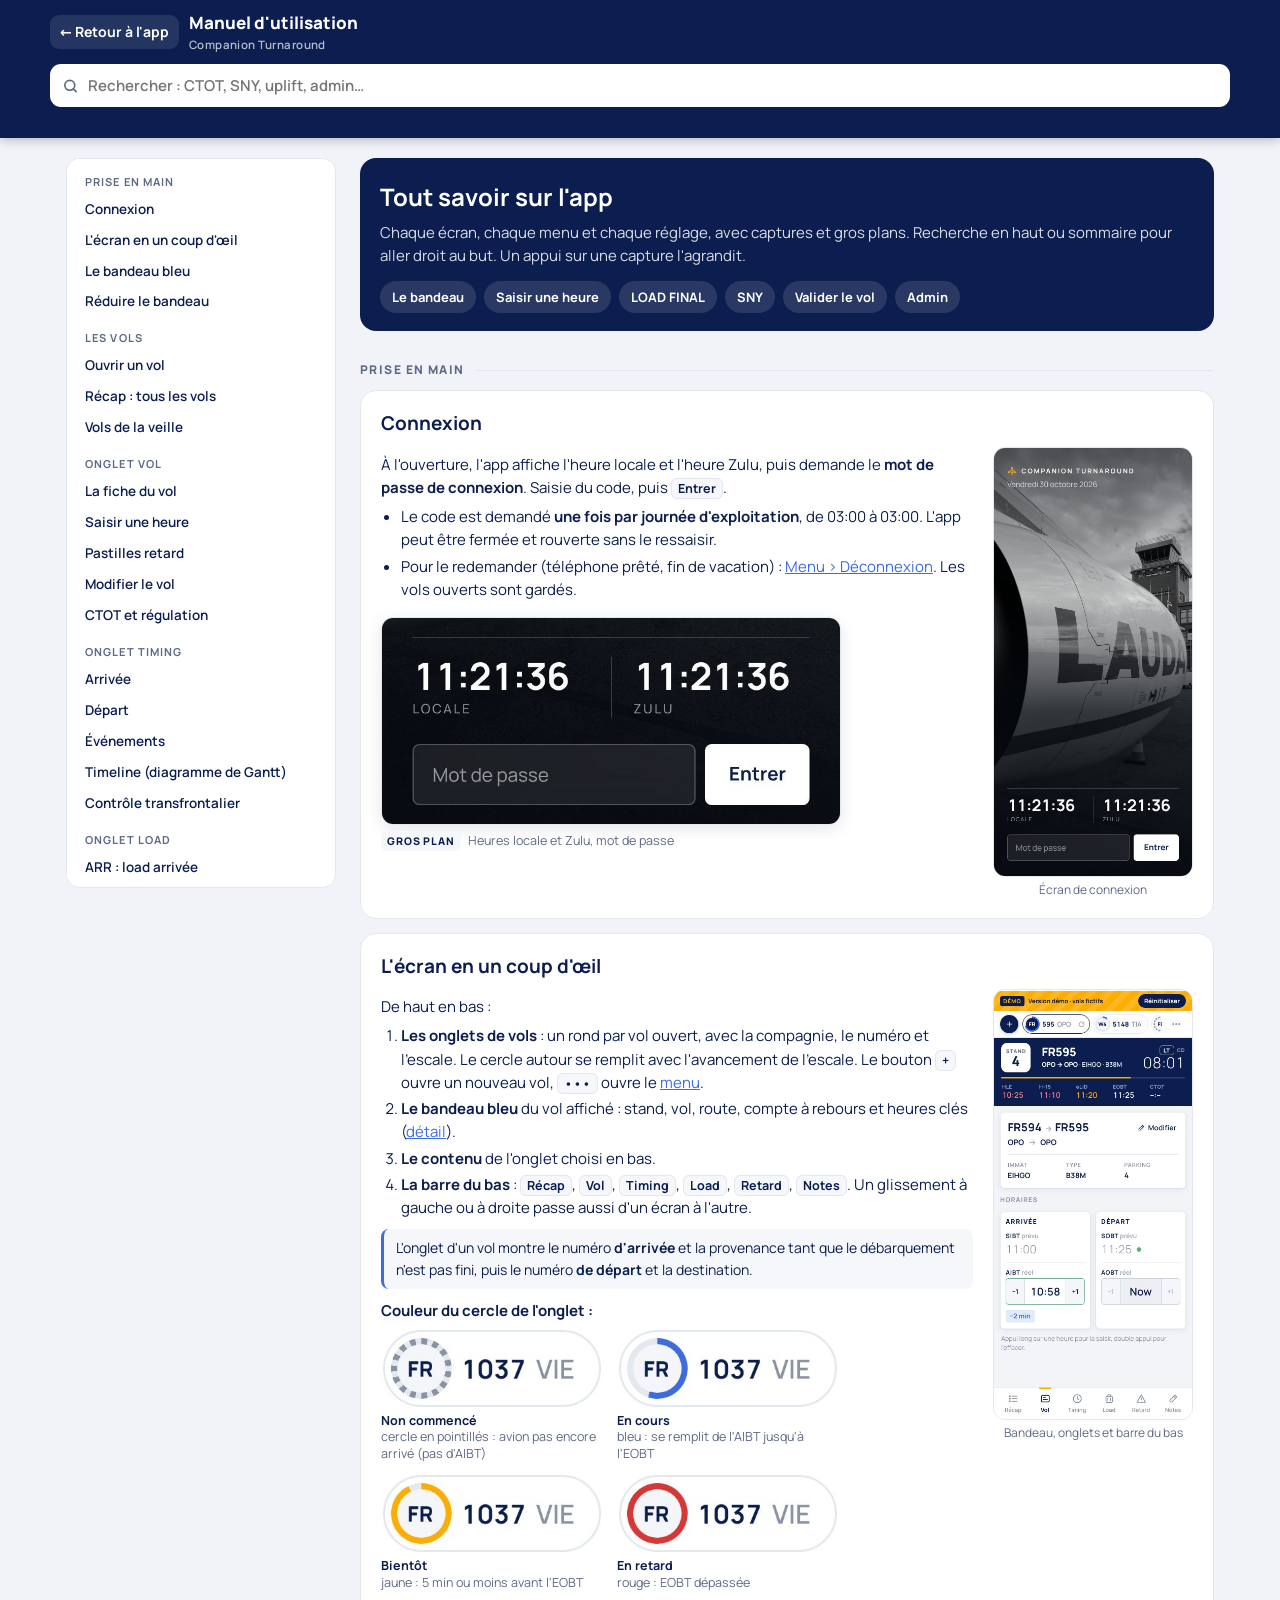
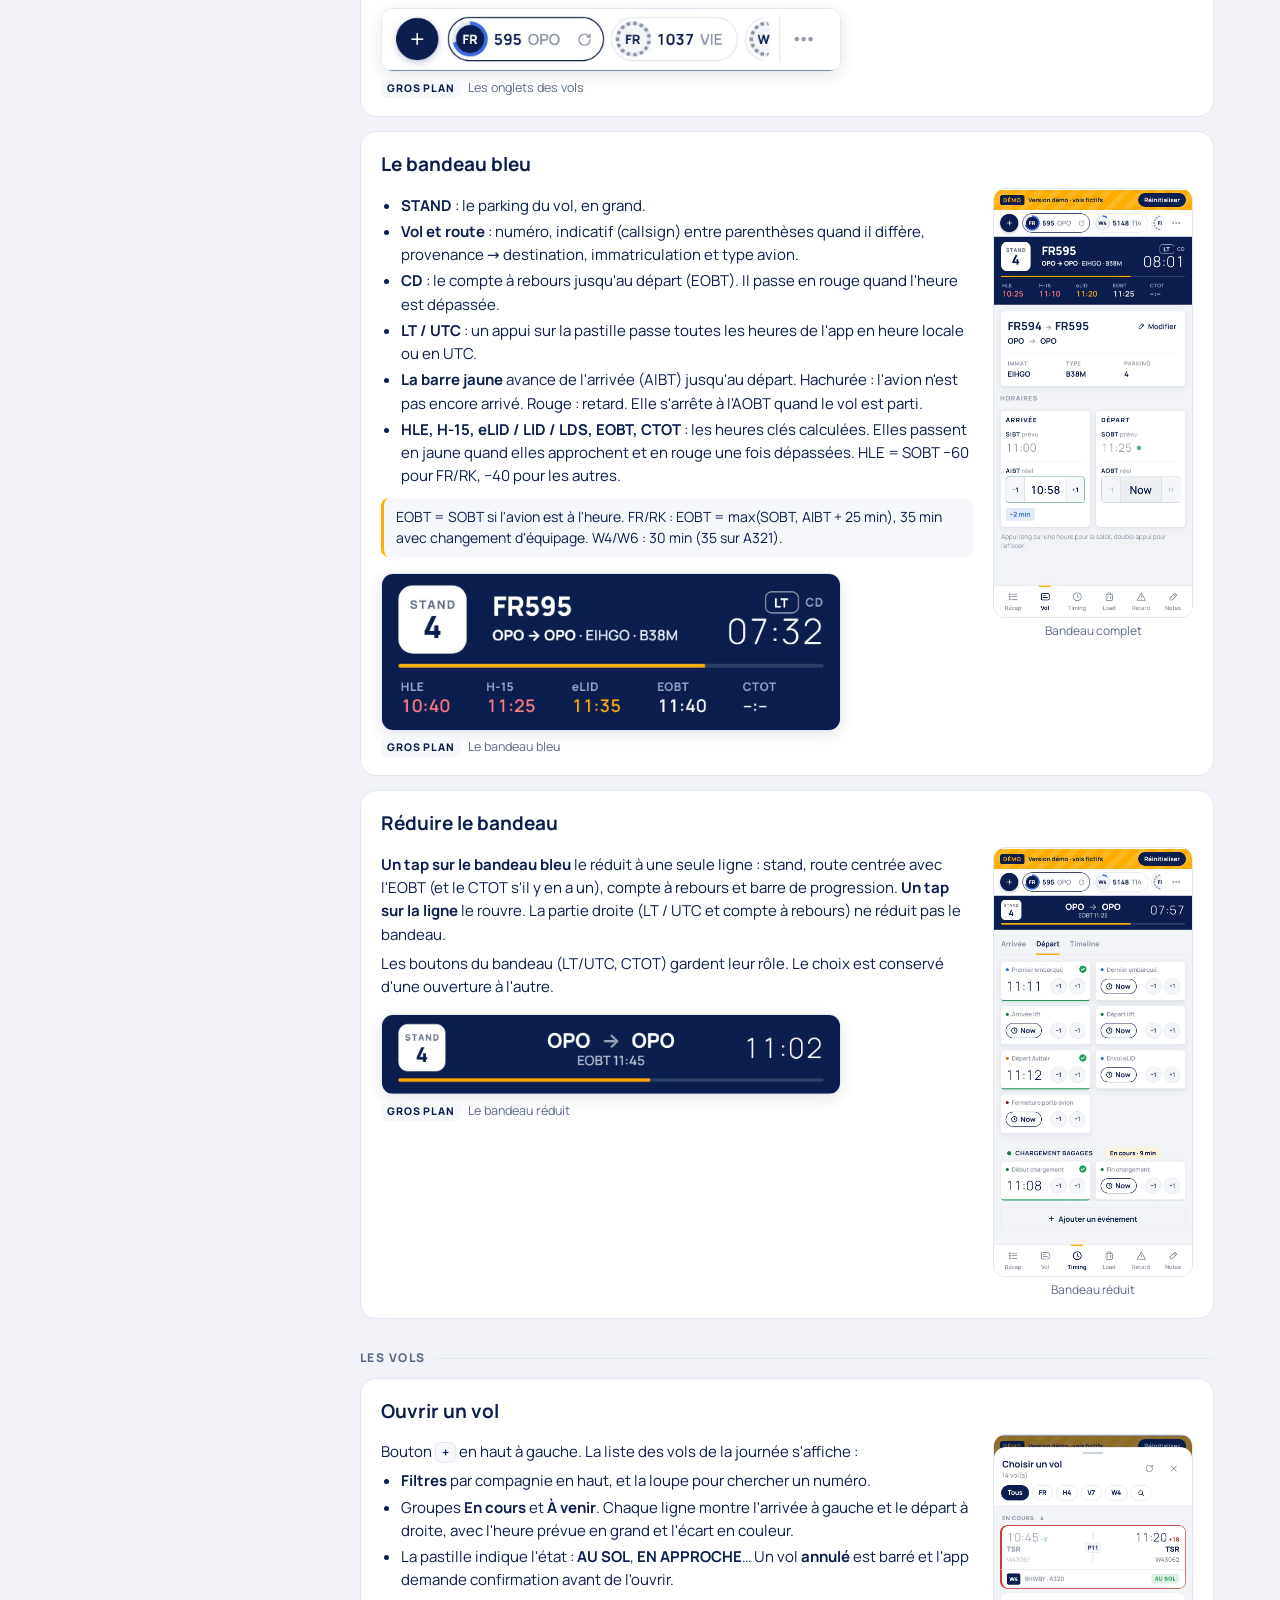
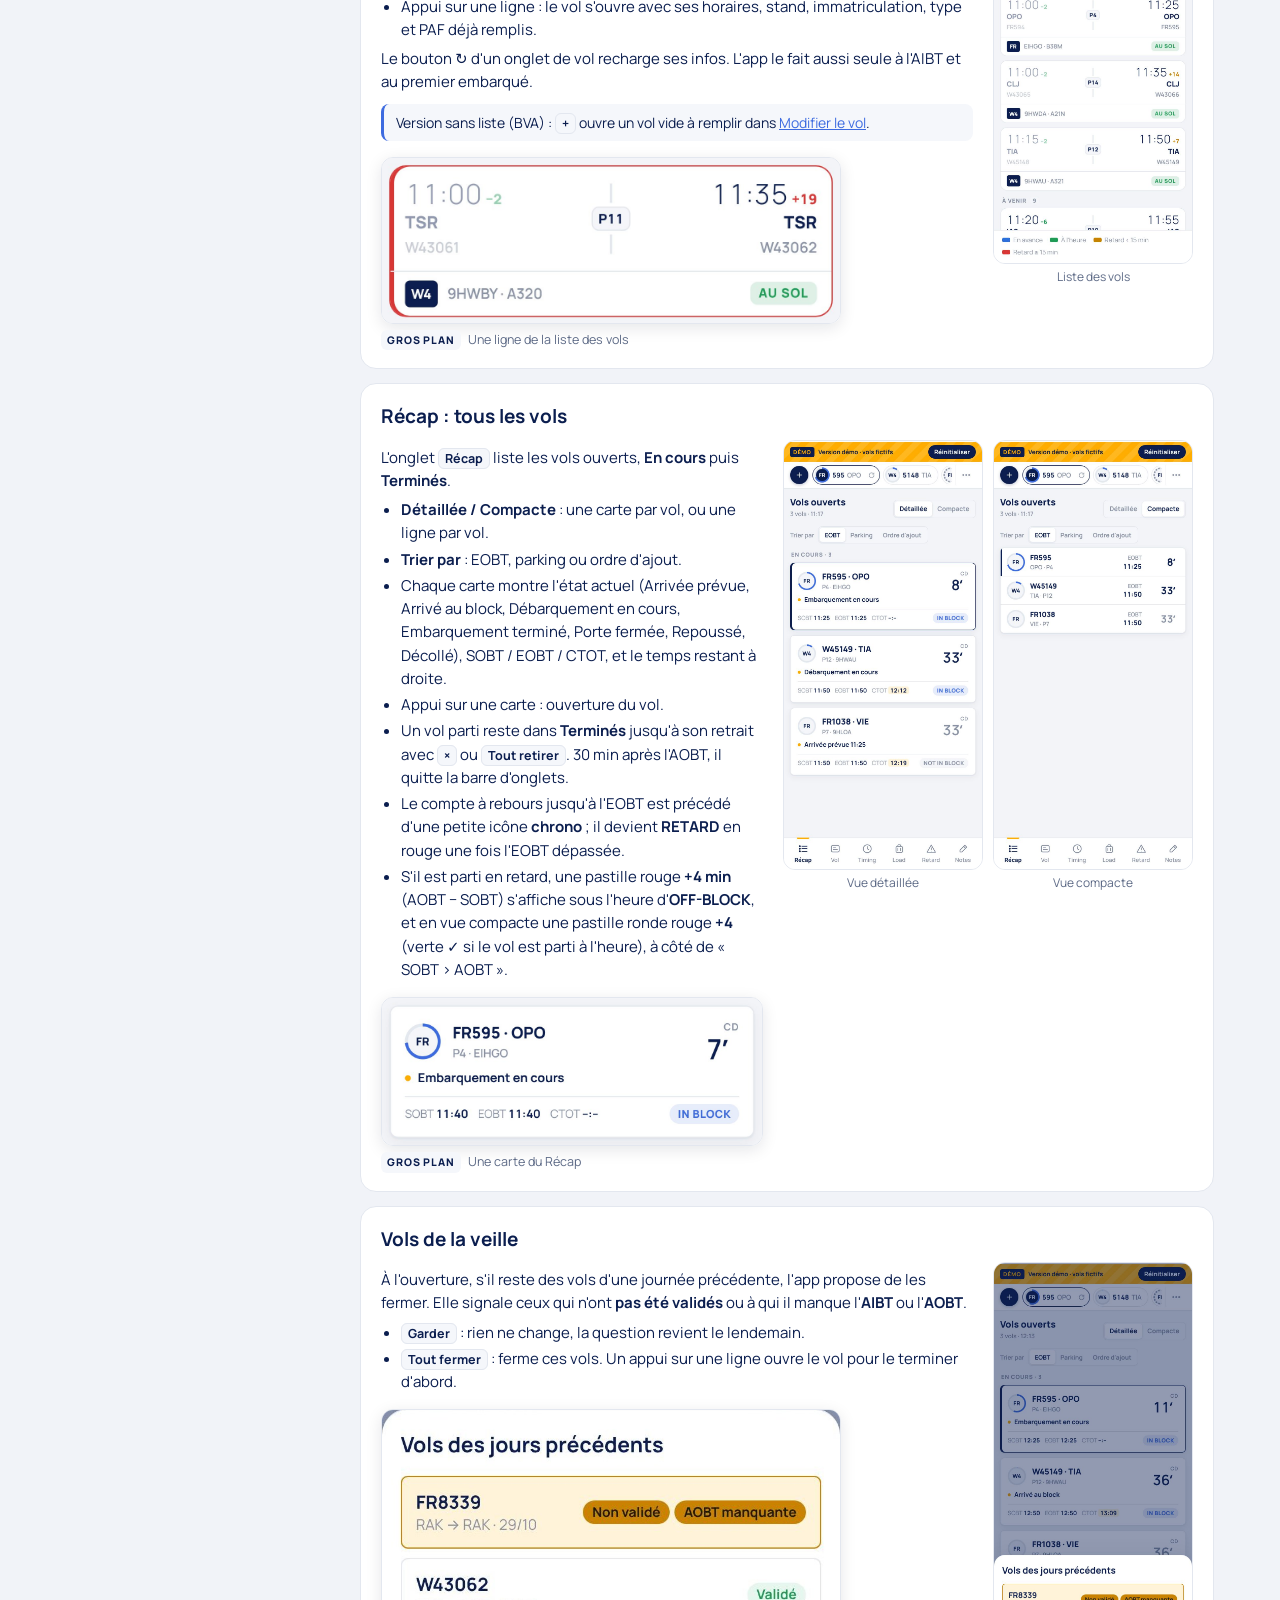
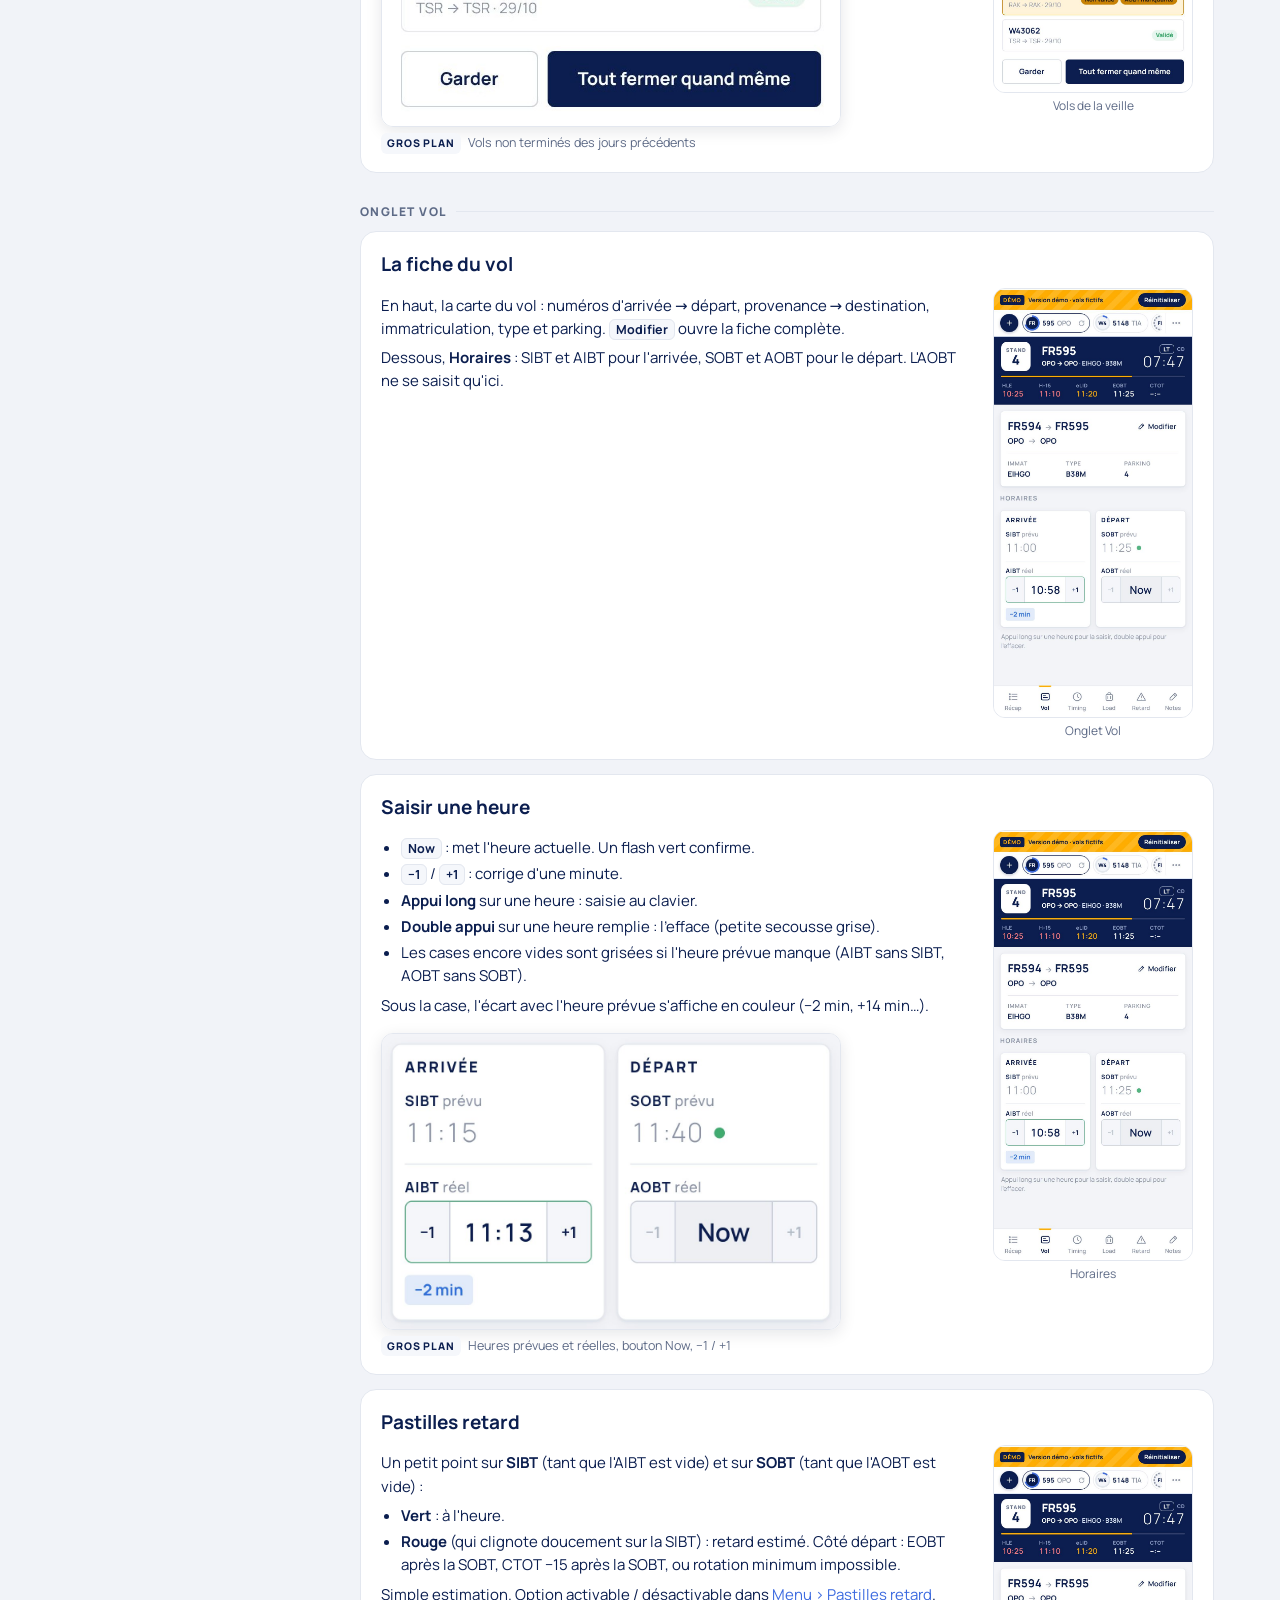
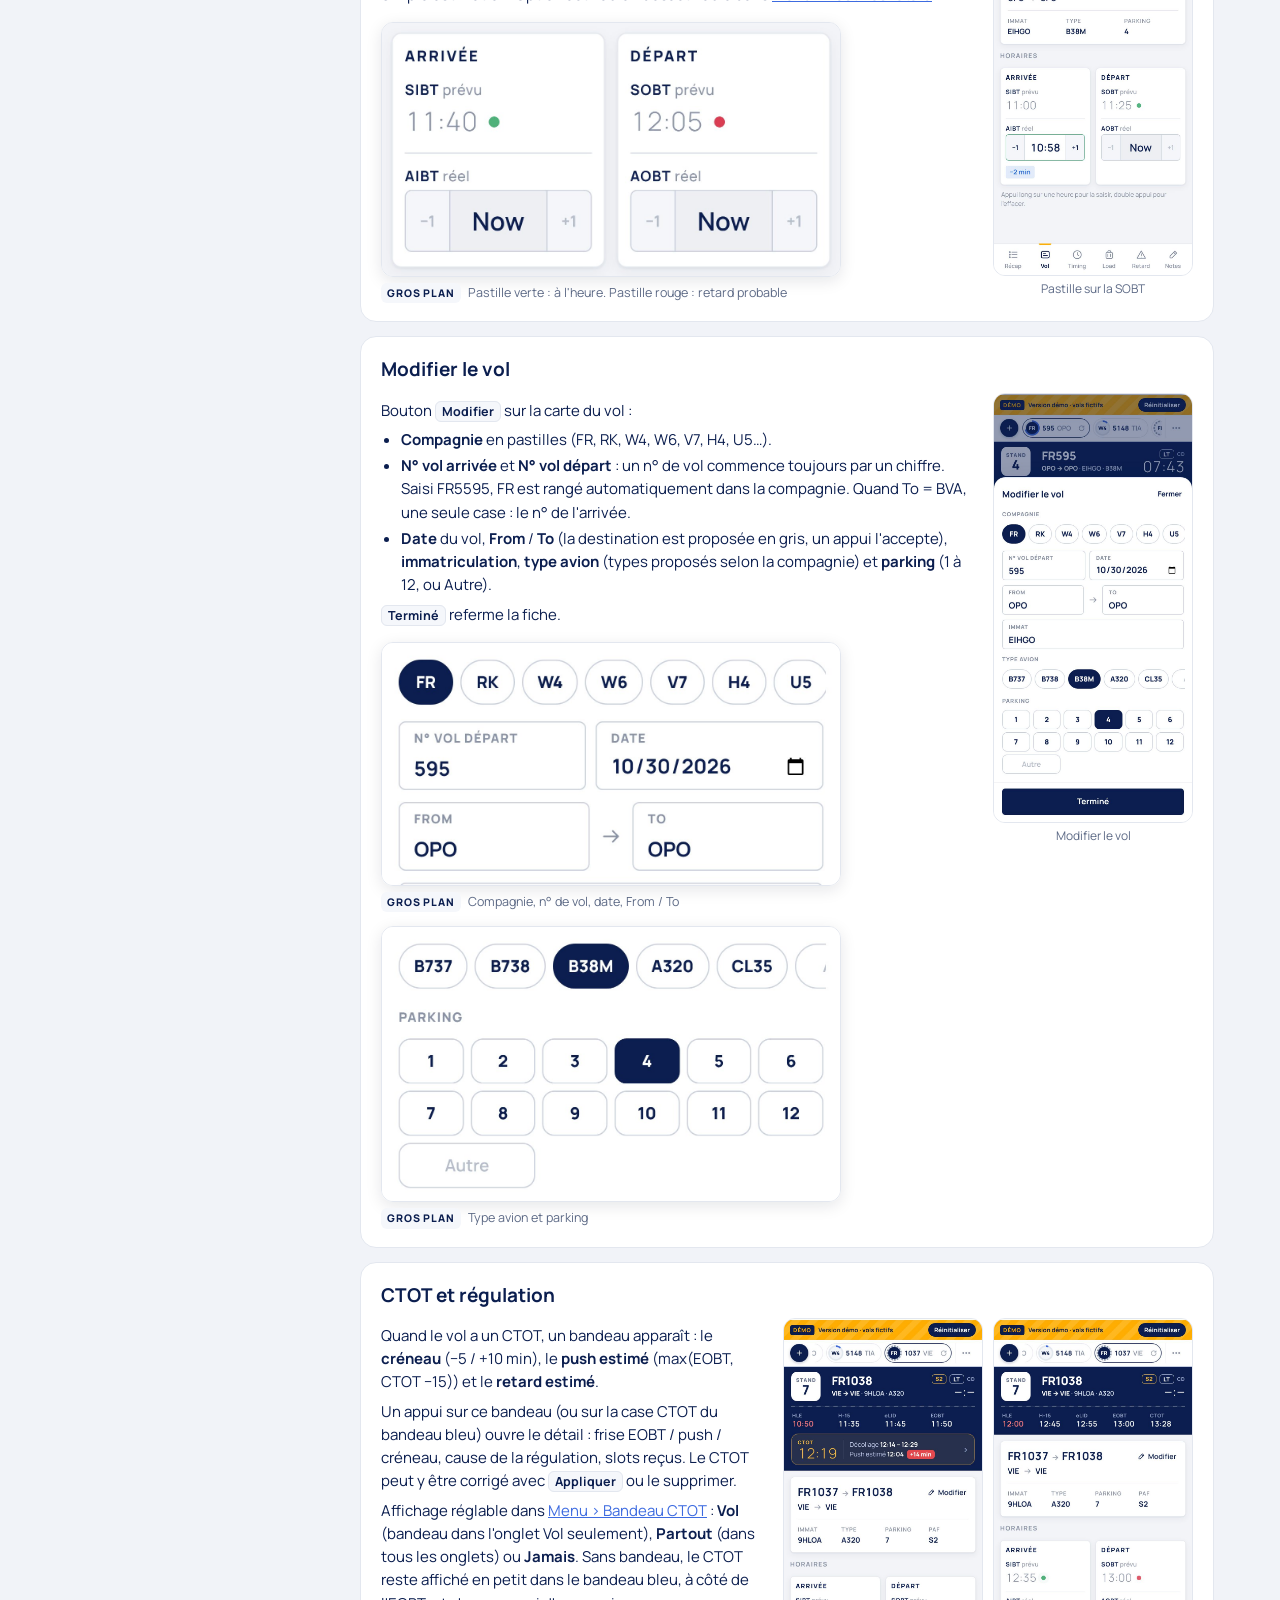
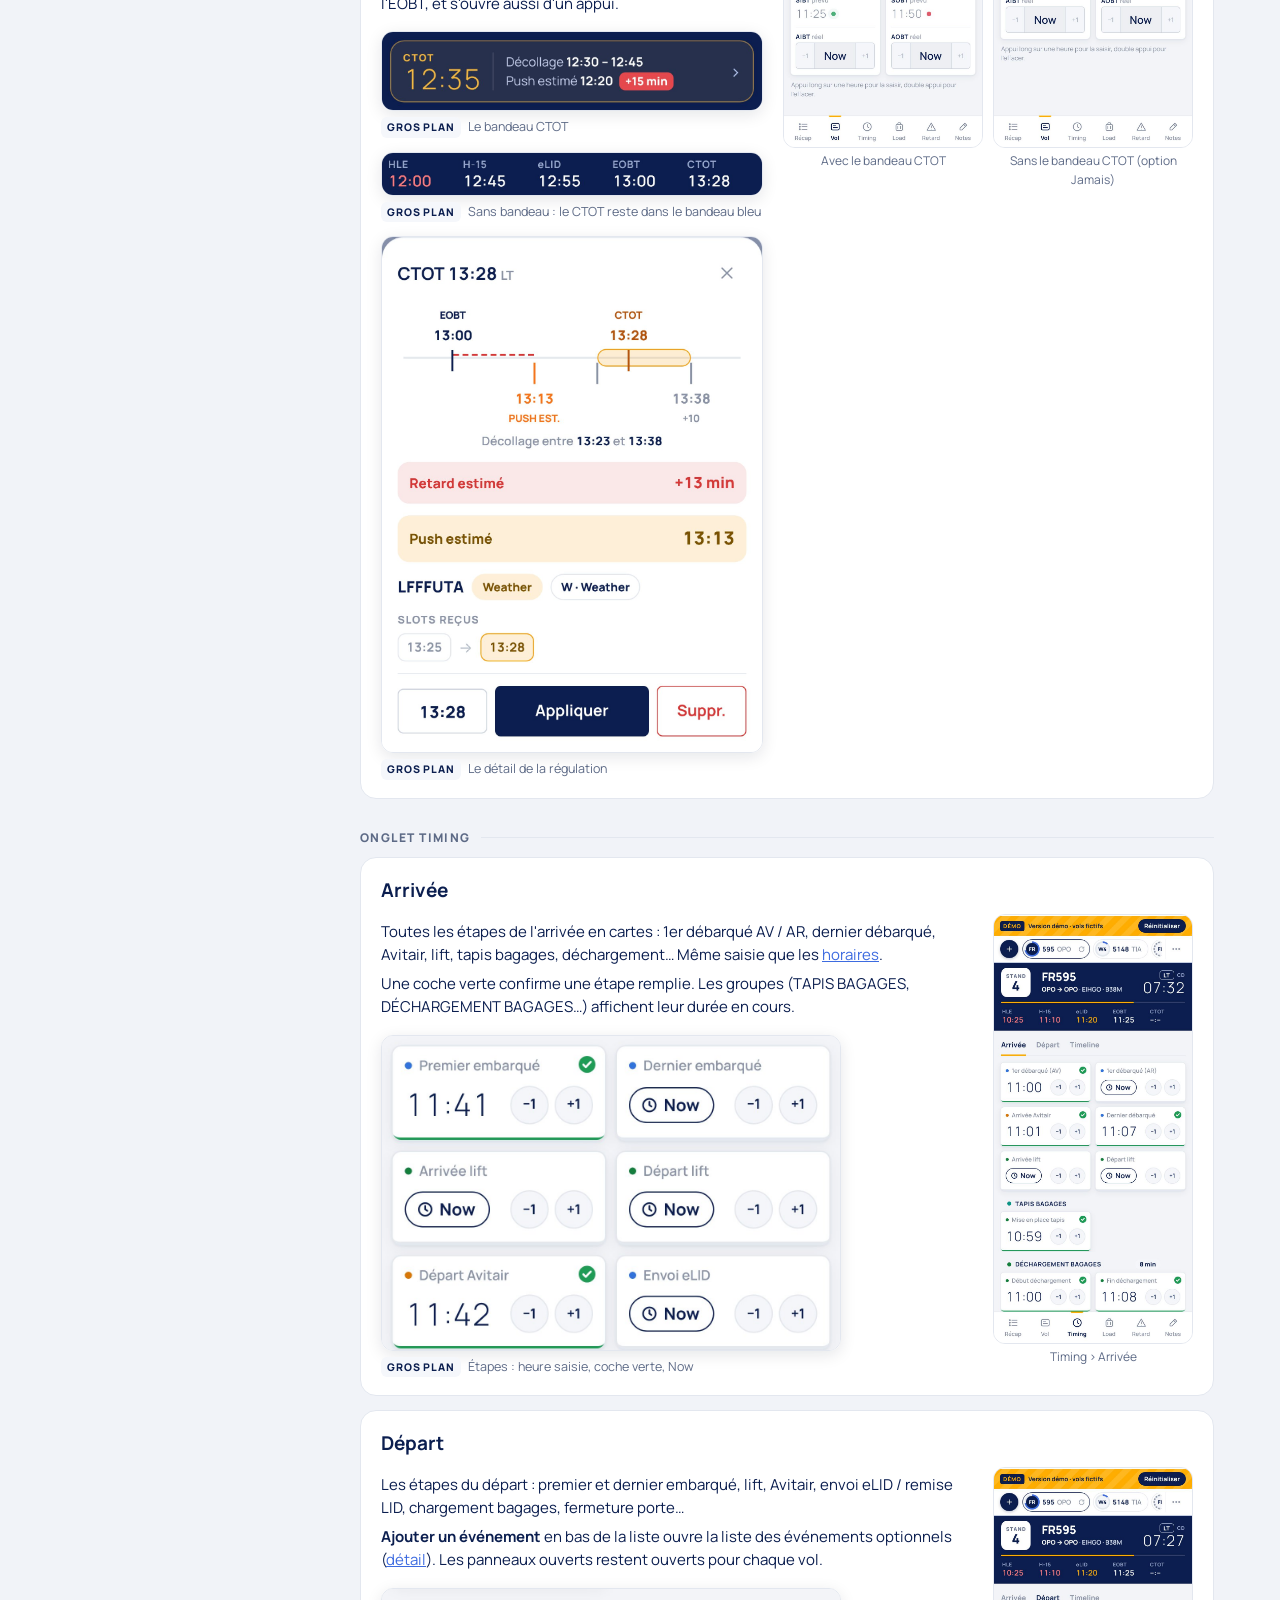
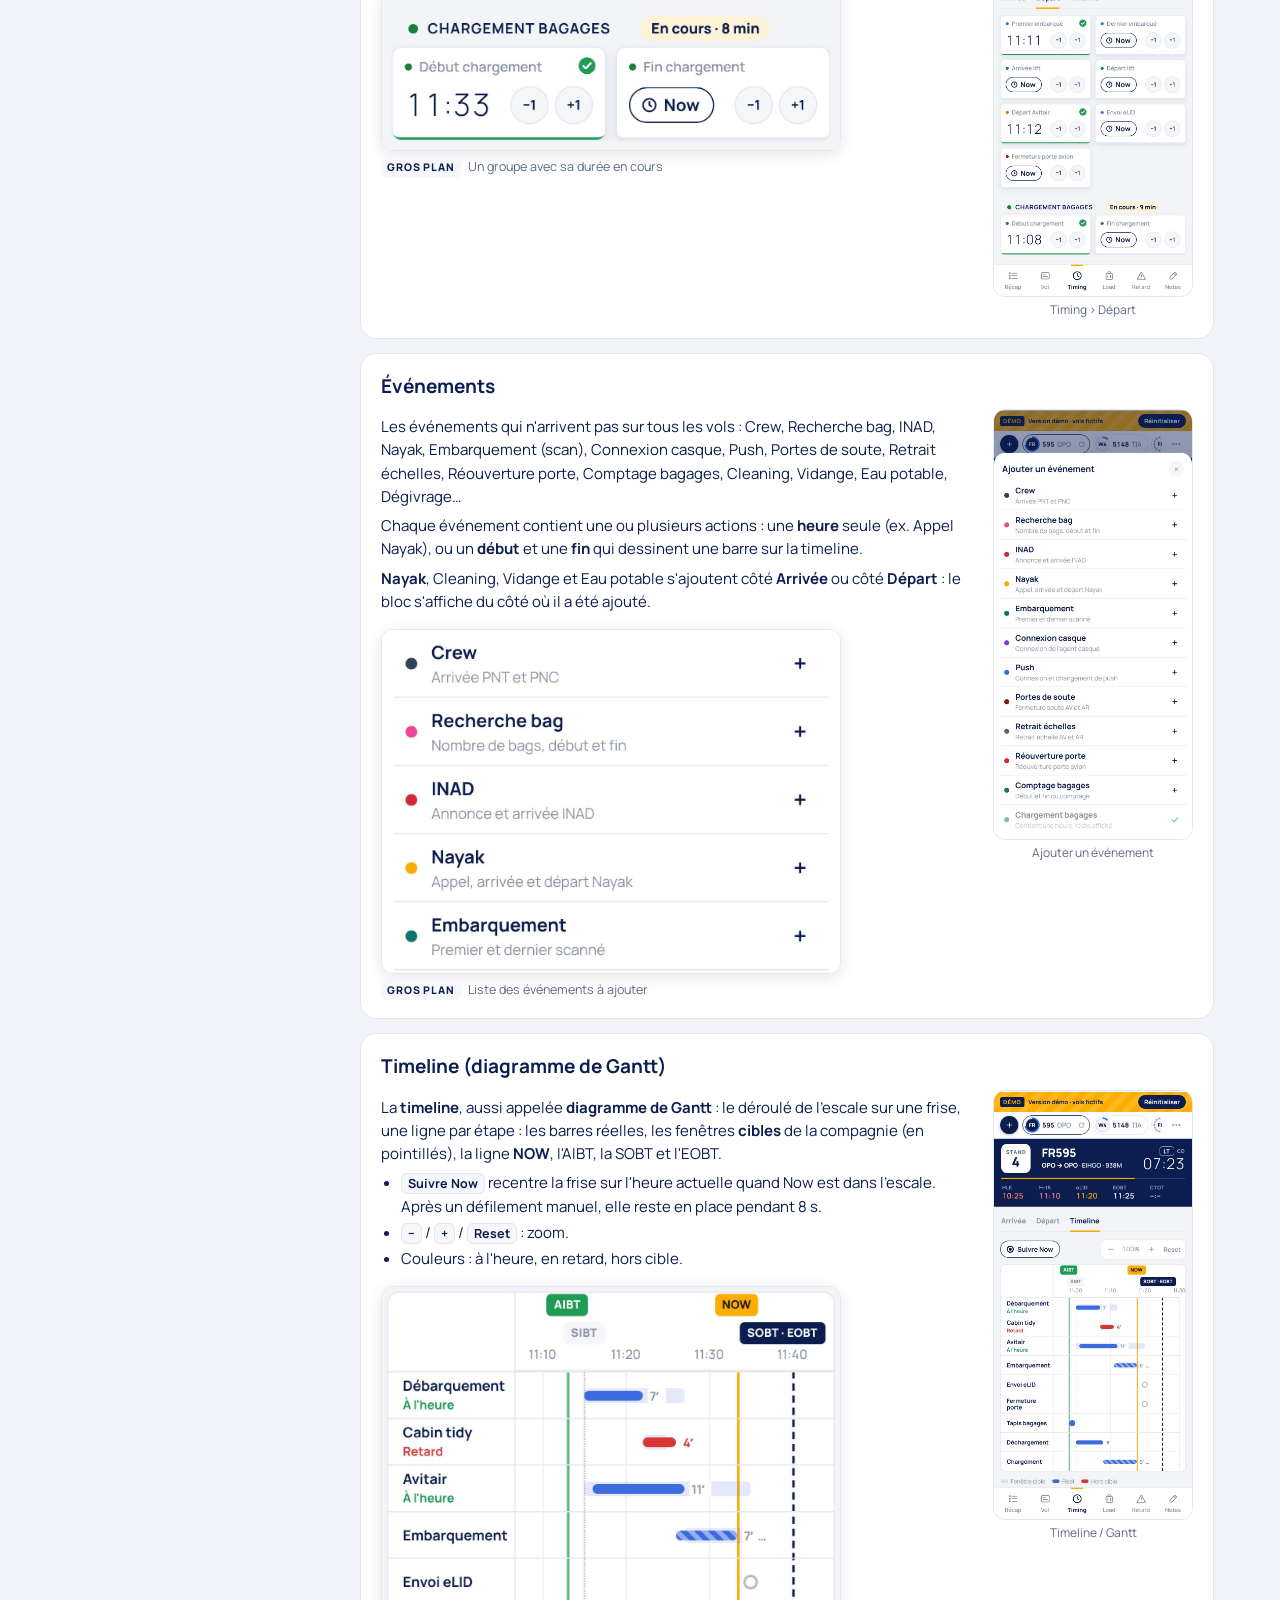
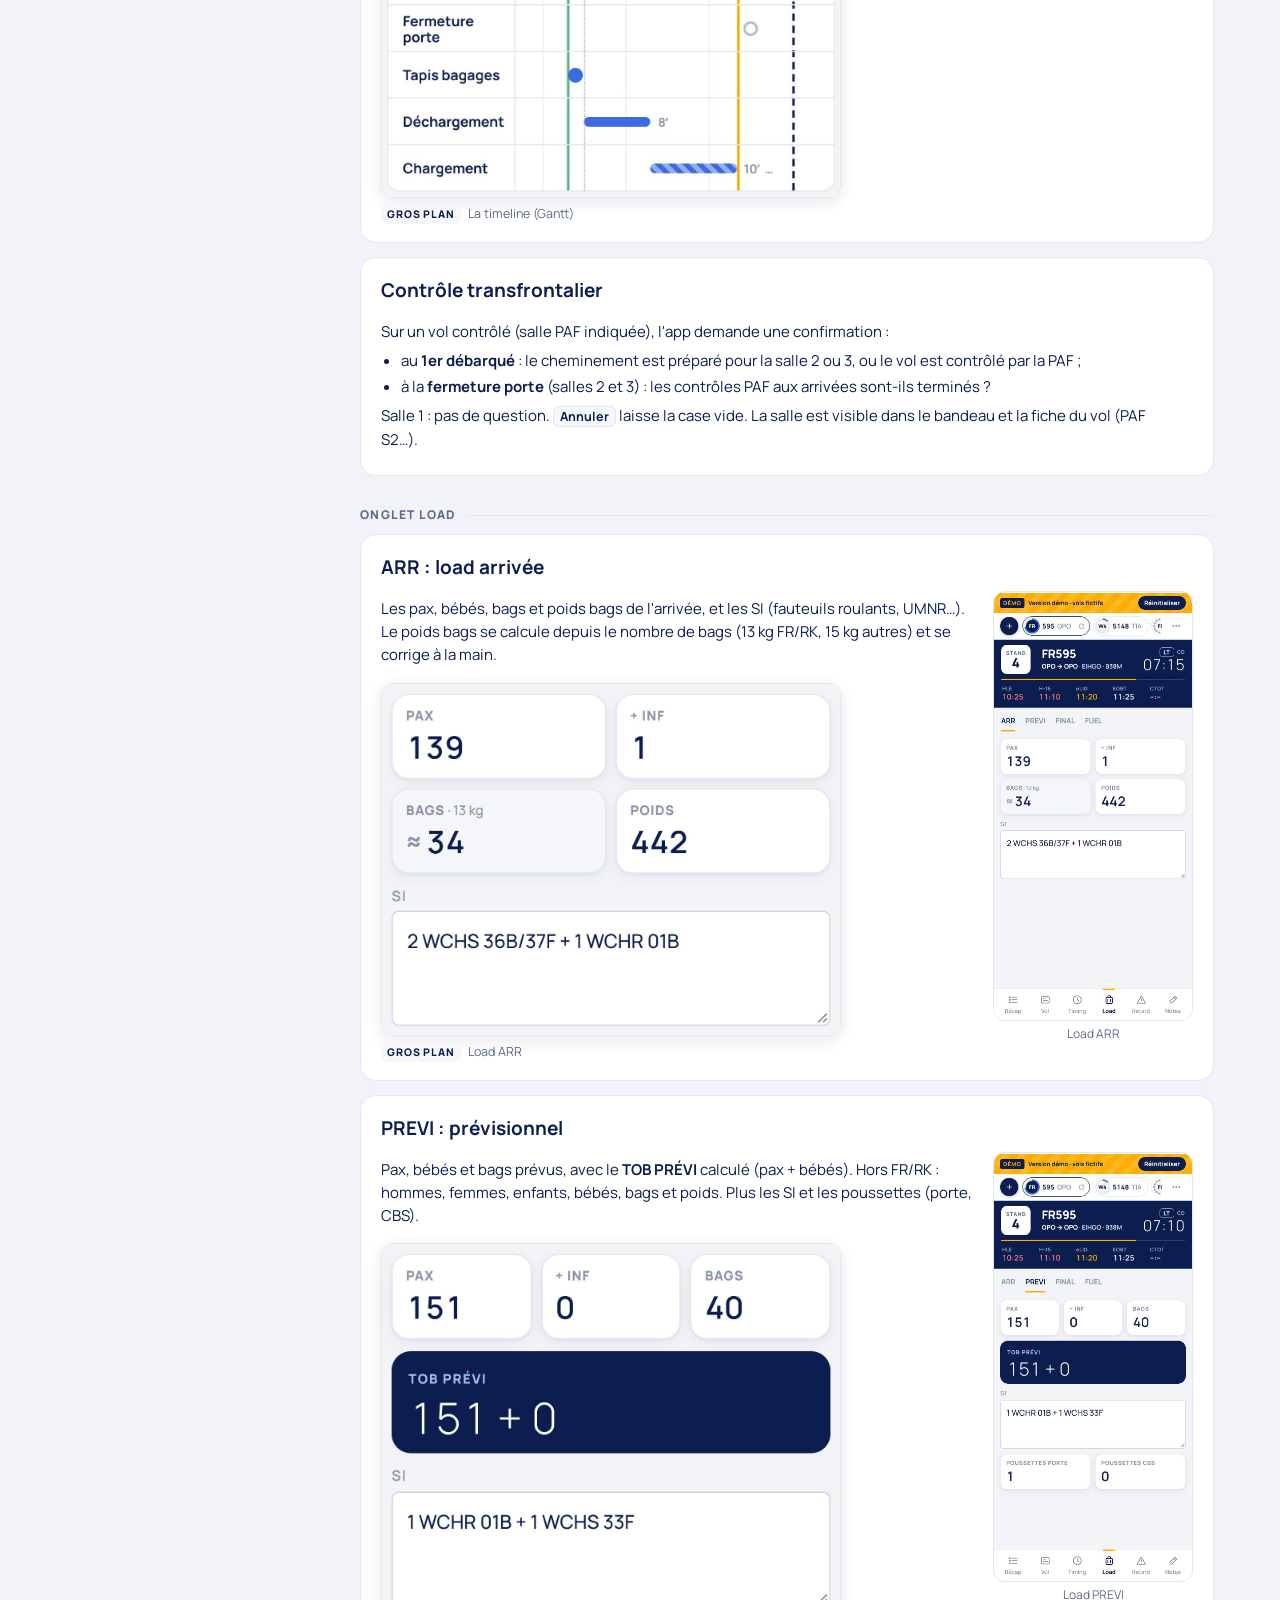
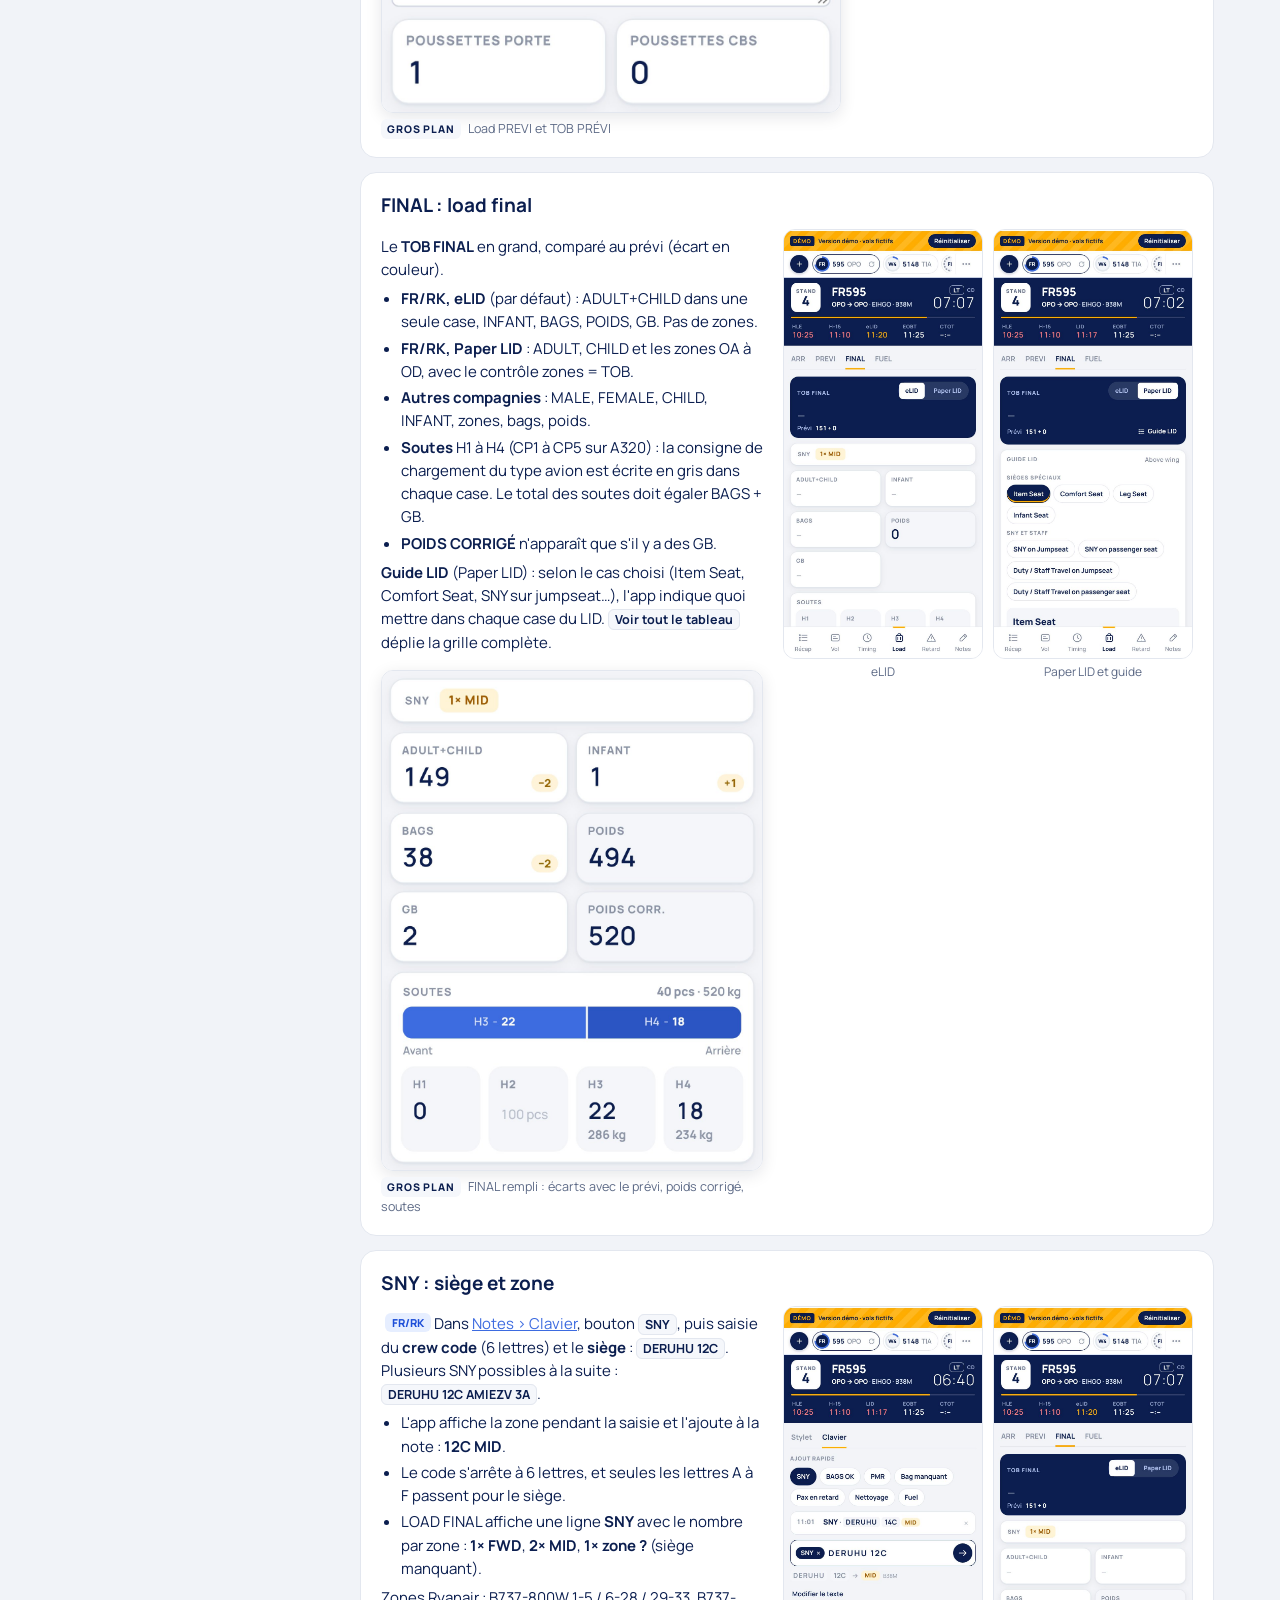
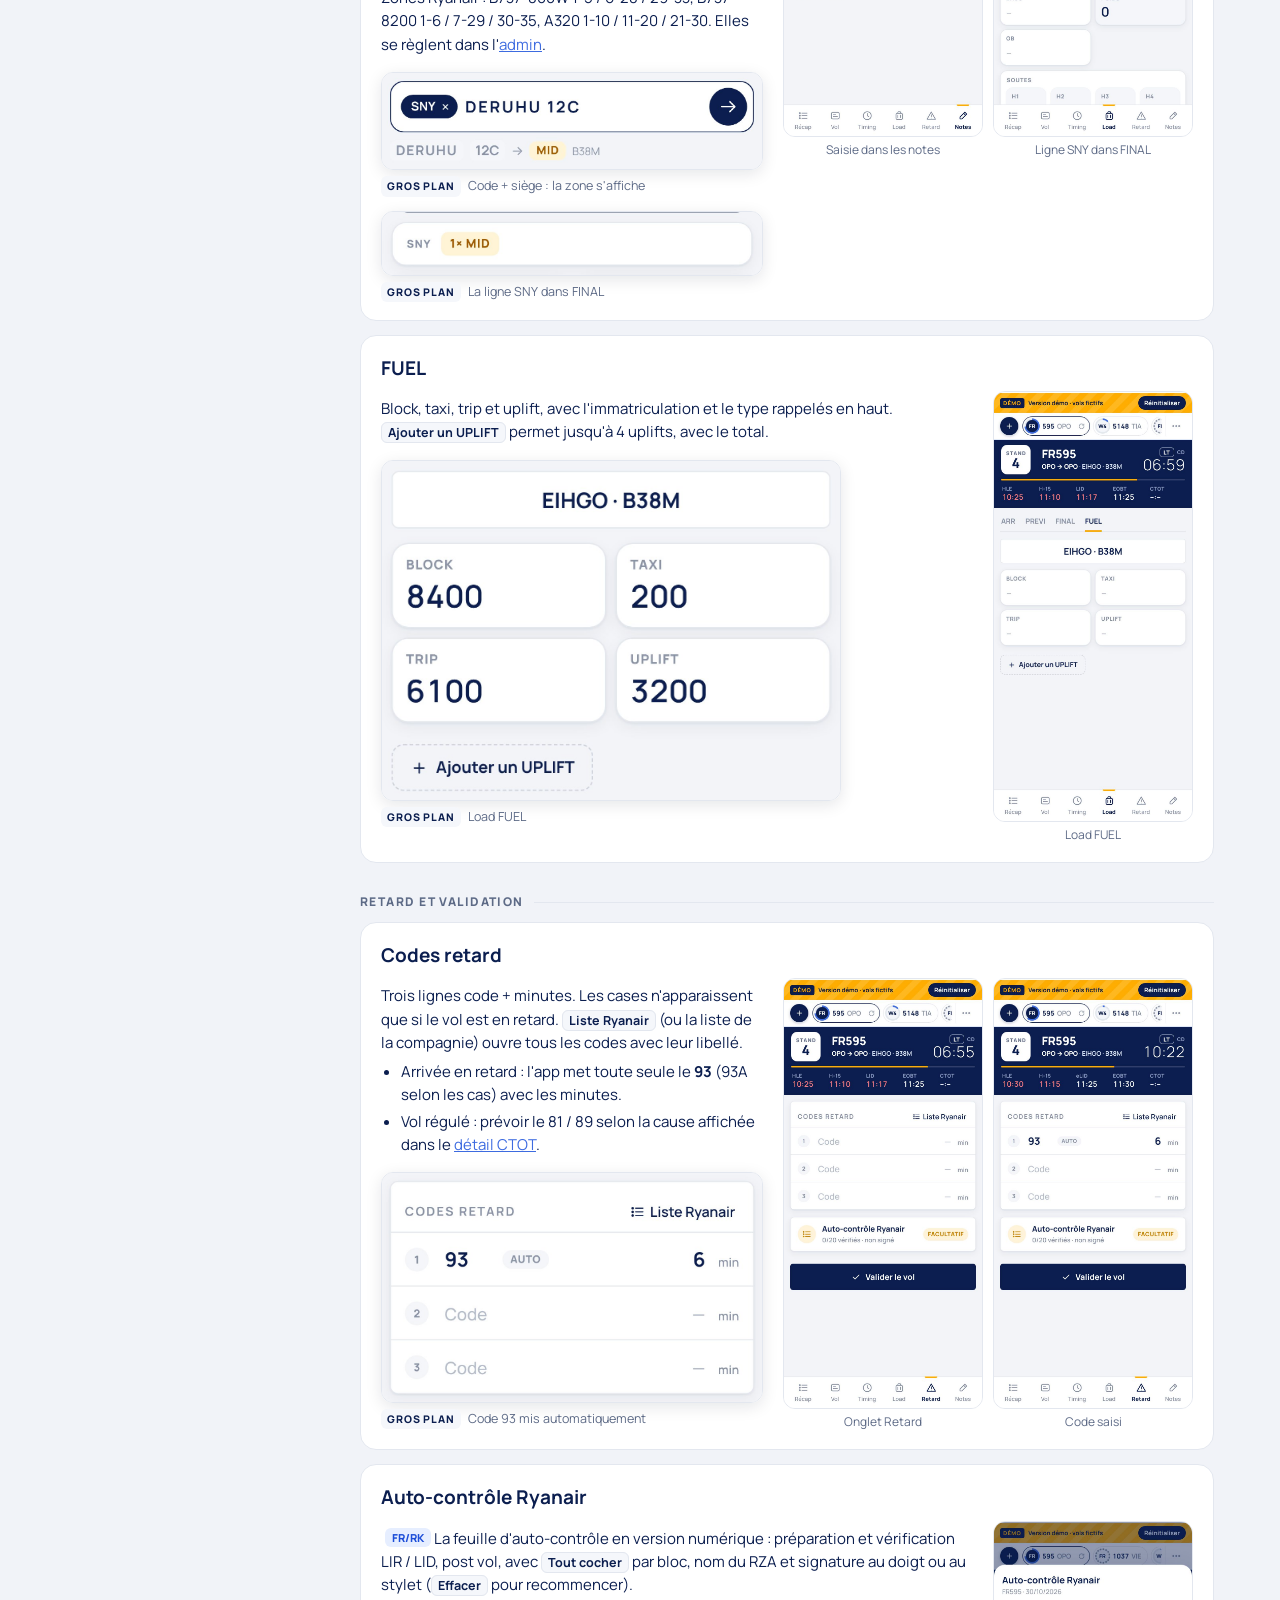
<file: manuel.html>
<!doctype html>
<html lang="fr">
<head>
<meta charset="utf-8">
<meta name="viewport" content="width=device-width, initial-scale=1, viewport-fit=cover">
<title>Manuel · Companion Turnaround</title>
<meta name="theme-color" content="#0B1E4F">
<link rel="stylesheet" href="./fonts/fonts.css">
<script>try{ if(localStorage.getItem('modeDark') === '1') document.documentElement.classList.add('dark'); }catch(e){}</script>
<style>
/* v3.50 : manuel d'utilisation (Hugo) — page à part, ouverte depuis le menu de l'app */
:root{--navy:#0B1E4F;--bg:#F1F3F8;--surf:#fff;--surf2:#F5F7FB;--fg:#0B1E4F;--muted:#5D6A86;--line:#E3E7EF;--yellow:#FFAD00;--red:#D93636;--ok:#1F9D57;--blue:#3D6BE0;--mark:#FFE7A3}
html.dark{--bg:#070F26;--surf:#0F1C3D;--surf2:#13234A;--fg:#E8EDF8;--muted:#9AA7C4;--line:#22335E;--mark:#6B4E00}
*{box-sizing:border-box}
html{scroll-behavior:smooth;scroll-padding-top:120px}
body{margin:0;background:var(--bg);color:var(--fg);font:15px/1.55 "Manrope",system-ui,sans-serif;-webkit-text-size-adjust:100%}
a{color:var(--blue)}
header{position:sticky;top:0;z-index:20;background:var(--navy);color:#fff;padding:calc(10px + env(safe-area-inset-top)) 16px 12px;box-shadow:0 2px 10px rgba(7,15,38,.25)}
.hrow{display:flex;align-items:center;gap:10px;max-width:1180px;margin:0 auto}
.back{color:#fff;text-decoration:none;font-weight:700;font-size:14px;display:inline-flex;align-items:center;gap:6px;padding:6px 10px;border-radius:9px;background:rgba(255,255,255,.1);white-space:nowrap}
.htitle{font-weight:800;font-size:17px;flex:1;min-width:0;white-space:nowrap;overflow:hidden;text-overflow:ellipsis}
.htitle small{display:block;font-weight:600;font-size:11.5px;opacity:.7;letter-spacing:.04em}
.tocbtn{border:0;background:rgba(255,255,255,.1);color:#fff;font:700 14px Manrope;border-radius:9px;padding:7px 11px;cursor:pointer}
.search{max-width:1180px;margin:10px auto 0;position:relative}
.search input{width:100%;border:0;border-radius:11px;padding:11px 40px 11px 38px;font:600 15px Manrope;background:#fff;color:#0B1E4F;outline:none}
.search svg{position:absolute;left:12px;top:50%;transform:translateY(-50%);width:17px;height:17px;color:#5D6A86}
.search .clr{position:absolute;right:6px;top:50%;transform:translateY(-50%);border:0;background:none;font:700 18px Manrope;color:#5D6A86;cursor:pointer;padding:4px 8px}
.count{max-width:1180px;margin:6px auto 0;font-size:12.5px;opacity:.8;min-height:1em}
.wrap{max-width:1180px;margin:0 auto;display:grid;grid-template-columns:270px 1fr;gap:24px;padding:20px 16px 80px}
nav.toc{position:sticky;top:150px;align-self:start;max-height:calc(100vh - 170px);overflow:auto;background:var(--surf);border:1px solid var(--line);border-radius:14px;padding:10px}
.toc h4{margin:12px 8px 4px;font-size:11px;letter-spacing:.1em;text-transform:uppercase;color:var(--muted)}
.toc h4:first-child{margin-top:4px}
.toc a{display:block;text-decoration:none;color:var(--fg);font-weight:600;font-size:13.5px;padding:5px 8px;border-radius:8px}
.toc a:hover,.toc a.on{background:var(--surf2)}
.toc a.on{color:var(--blue)}
.toc a[hidden],.toc h4[hidden]{display:none}
main{min-width:0}
.intro{background:var(--navy);color:#fff;border-radius:16px;padding:20px 20px 18px;margin-bottom:22px}
.intro h1{margin:0 0 6px;font-size:24px}
.intro p{margin:0;opacity:.85}
.chips{display:flex;flex-wrap:wrap;gap:8px;margin-top:14px}
.chips a{background:rgba(255,255,255,.12);color:#fff;text-decoration:none;font-weight:700;font-size:13px;border-radius:999px;padding:6px 12px}
.grp{margin:30px 0 10px;font-size:12px;letter-spacing:.12em;text-transform:uppercase;color:var(--muted);font-weight:800;display:flex;align-items:center;gap:10px}
.grp::after{content:"";flex:1;height:1px;background:var(--line)}
section{background:var(--surf);border:1px solid var(--line);border-radius:16px;padding:18px 20px;margin-bottom:14px}
section{scroll-margin-top:150px}
section[hidden],.grp[hidden],.intro[hidden]{display:none}
input[type=search]::-webkit-search-cancel-button{-webkit-appearance:none;display:none}
@media (max-width:600px){.htitle small{display:none}.htitle .full{display:none}}
@media (min-width:601px){.htitle .short{display:none}}
section h2{margin:0 0 8px;font-size:19px;display:flex;align-items:center;gap:10px}
section h2 .n{font-size:11px;font-weight:800;background:var(--surf2);color:var(--muted);border-radius:7px;padding:2px 7px}
section h3{font-size:15px;margin:16px 0 4px}
section p{margin:6px 0}
section ul,section ol{margin:6px 0;padding-left:20px}
section li{margin:3px 0}
.body{display:grid;grid-template-columns:1fr auto;gap:20px;align-items:start}
.shots{display:flex;gap:10px;flex-wrap:wrap;justify-content:flex-end;max-width:420px}
.shots figure{margin:0;width:200px}
.shots.wide{max-width:none}.shots.wide figure{width:100%}
.body.wide{grid-template-columns:1fr}
.shots img{width:100%;border-radius:12px;border:1px solid var(--line);cursor:zoom-in;display:block;background:var(--surf2)}
.rings{display:grid;grid-template-columns:1fr 1fr;gap:12px;margin:8px 0 4px;max-width:460px}
.rings figure{margin:0}
.rings img{width:100%;max-width:220px;display:block;border-radius:12px;cursor:zoom-in}
.rings figcaption{font-size:12.5px;color:var(--muted);margin-top:4px;line-height:1.35}
.rings figcaption b{color:var(--fg);display:block}
.zooms{display:flex;flex-direction:column;gap:14px;margin-top:16px;max-width:460px}
.zooms figure{margin:0}
.zooms img{width:100%;border-radius:12px;border:1px solid var(--line);box-shadow:0 4px 16px rgba(7,15,38,.10);cursor:zoom-in;display:block}
.zooms figcaption{font-size:12.5px;color:var(--muted);margin-top:6px}
.zooms .zt{display:inline-block;font-size:10.5px;font-weight:800;letter-spacing:.08em;text-transform:uppercase;color:var(--fg);background:var(--surf2);border-radius:6px;padding:2px 6px;margin-right:4px}
.shots figcaption{font-size:12px;color:var(--muted);margin-top:4px;text-align:center}
kbd,.k{font:700 12.5px Manrope;background:var(--surf2);border:1px solid var(--line);border-radius:6px;padding:1px 6px;white-space:nowrap}
.tip{background:var(--surf2);border-left:3px solid var(--yellow);border-radius:8px;padding:8px 12px;margin:10px 0;font-size:14px}
.tip.info{border-left-color:var(--blue)}
.tip.warn{border-left-color:var(--red)}
.tag{display:inline-block;font-size:11px;font-weight:800;border-radius:6px;padding:1px 7px;vertical-align:2px;margin-left:4px}
.t-fr{background:#E6EEFF;color:#1D4ED8}.t-demo{background:#FFF4D6;color:#A15C00}.t-pc{background:#E7F6EC;color:#1E7B3C}
html.dark .t-fr{background:#1B2B55;color:#9DB8FF}html.dark .t-demo{background:#3A2C0C;color:#FFC94D}html.dark .t-pc{background:#123A24;color:#7FD39C}
mark{background:var(--mark);color:inherit;border-radius:3px;padding:0 1px}
.empty{display:none;text-align:center;color:var(--muted);padding:40px 10px}
.lb{position:fixed;inset:0;background:rgba(5,10,25,.88);display:none;align-items:center;justify-content:center;z-index:50;padding:16px;cursor:zoom-out}
.lb.on{display:flex}
.lb img{max-width:100%;max-height:100%;border-radius:12px}
.top{position:fixed;right:16px;bottom:calc(16px + env(safe-area-inset-bottom));border:0;border-radius:50%;width:44px;height:44px;background:var(--navy);color:#fff;font:800 18px Manrope;box-shadow:0 4px 14px rgba(7,15,38,.3);cursor:pointer;display:none}
.top.on{display:block}
@media (max-width:860px){
  .wrap{grid-template-columns:1fr;padding:14px 12px 80px}
  nav.toc{position:fixed;inset:0 20% 0 0;top:0;max-height:none;border-radius:0 16px 16px 0;z-index:40;transform:translateX(-105%);transition:transform .25s;padding:calc(16px + env(safe-area-inset-top)) 12px 20px;box-shadow:4px 0 20px rgba(0,0,0,.25)}
  nav.toc.open{transform:none}
  .body{grid-template-columns:1fr}
  .shots{justify-content:flex-start;max-width:none}
  .shots figure{width:calc(50% - 5px)}
  section{padding:16px 14px}
  .scrim{position:fixed;inset:0;background:rgba(5,10,25,.4);z-index:39;display:none}
  .scrim.on{display:block}
}
@media (min-width:861px){.tocbtn{display:none}}
</style>
</head>
<body>
<header>
  <div class="hrow">
    <a class="back" href="./index.html" onclick="if(document.referrer && new URL(document.referrer).origin === location.origin && !/manuel/.test(document.referrer)){ history.back(); return false; }">← Retour à l'app</a>
    <div class="htitle"><span class="full">Manuel d'utilisation</span><span class="short">Manuel</span><small>Companion Turnaround</small></div>
    <button class="tocbtn" type="button" onclick="tocOpen(true)" aria-label="Ouvrir le sommaire">Sommaire</button>
  </div>
  <div class="search">
    <svg viewBox="0 0 24 24" fill="none" stroke="currentColor" stroke-width="2.4" stroke-linecap="round"><circle cx="11" cy="11" r="7"/><path d="m20 20-4-4"/></svg>
    <input id="q" type="search" placeholder="Rechercher : CTOT, SNY, uplift, admin…" autocomplete="off" aria-label="Rechercher dans le manuel">
    <button class="clr" type="button" id="qx" aria-label="Effacer la recherche" hidden>×</button>
  </div>
  <div class="count" id="count"></div>
</header>
<div class="scrim" id="scrim" onclick="tocOpen(false)"></div>
<div class="wrap">
  <nav class="toc" id="toc" aria-label="Sommaire"></nav>
  <main id="main">
    <div class="intro">
      <h1>Tout savoir sur l'app</h1>
      <p>Chaque écran, chaque menu et chaque réglage, avec captures et gros plans. Recherche en haut ou sommaire pour aller droit au but. Un appui sur une capture l'agrandit.</p>
      <div class="chips"><a href="#bandeau">Le bandeau</a><a href="#horaires">Saisir une heure</a><a href="#final">LOAD FINAL</a><a href="#sny">SNY</a><a href="#valider">Valider le vol</a><a href="#adm-acces">Admin</a></div>
    </div>
    <div id="secs"></div>
    <div class="empty" id="empty">Aucun résultat. Autres mots possibles : EOBT, Paper LID, dommages, publier…</div>
  </main>
</div>
<div class="lb" id="lb" onclick="this.classList.remove('on')"><img alt=""></div>
<button class="top" id="top" type="button" onclick="window.scrollTo({top:0})" aria-label="Revenir en haut">↑</button>

<script>
// Contenu du manuel : [groupe, id, titre, captures (manuel/img/*.jpg), texte HTML]
// IMGV : à changer quand des captures sont refaites (sinon le navigateur garde les anciennes)
const IMGV = '13';
const I = (f, c) => [f, c];
// gros plans (captures recadrées, haute définition) affichés sous le texte de la rubrique
const ZM = {
  connexion:[['z-connexion','Heures locale et Zulu, mot de passe']],
  veille:[['z-veille','Vols non terminés des jours précédents']],
  ecran:[['z-onglets','Les onglets des vols']],
  bandeau:[['z-bandeau','Le bandeau bleu']],
  'bandeau-reduit':[['z-bandeau-reduit','Le bandeau réduit']],
  ouvrir:[['z-liste-ligne','Une ligne de la liste des vols']],
  recap:[['z-recap-carte','Une carte du Récap']],
  horaires:[['z-horaires','Heures prévues et réelles, bouton Now, −1 / +1']],
  pastilles:[['z-pastille','Pastille verte : à l\'heure. Pastille rouge : retard probable']],
  modifier:[['z-modifier-haut','Compagnie, n° de vol, date, From / To'],['z-modifier-bas','Type avion et parking']],
  ctot:[['z-ctot','Le bandeau CTOT'],['z-ctot-petit','Sans bandeau : le CTOT reste dans le bandeau bleu'],['z-ctot-detail','Le détail de la régulation']],
  'timing-arr':[['z-timing-arr','Étapes : heure saisie, coche verte, Now']],
  'timing-dep':[['z-timing-dep','Un groupe avec sa durée en cours']],
  evenements:[['z-evenements','Liste des événements à ajouter']],
  timeline:[['z-timeline','La timeline (Gantt)']],
  'load-arr':[['z-load-arr','Load ARR']],
  'load-previ':[['z-load-previ','Load PREVI et TOB PRÉVI']],
  final:[['z-load-final','FINAL rempli : écarts avec le prévi, poids corrigé, soutes']],
  sny:[['z-sny-note','Code + siège : la zone s\'affiche'],['z-sny-final','La ligne SNY dans FINAL']],
  fuel:[['z-load-fuel','Load FUEL']],
  retard:[['z-codes-retard','Code 93 mis automatiquement']],
  'auto-controle':[['z-ac-tete','En-tête et premier bloc à cocher'],['z-ac-signature','Signature au doigt ou au stylet']],
  nightstop:[['z-ns-ligne','La ligne Nightstop dans l\'onglet Retard'],['z-ns-plein-ecran','Silhouette en plein écran paysage : un appui pose une croix']],
  valider:[['z-valider','Auto-contrôle et Valider le vol']],
  notes:[['z-notes-journal','Ajout rapide et journal des notes']],
  'menu-reglages':[['z-reglages','Les réglages du menu']],
  annuaire:[['z-annuaire','Contacts : un appui pour appeler']],
  dommages:[['z-dommages','Type de dommage et photo']],
  panneau:[['z-panneau-saisie','Message et couleurs'],['z-panneau-plein-ecran','Rendu plein écran, téléphone à l\'horizontale']],
  frequences:[['z-frequences','Les fréquences']],
  degivrage:[['z-degivrage','Holdover times selon température et concentration']],
  demo:[['z-nouveautes','La fenêtre Nouveautés']],
  'menu-fin':[['z-effacer','Effacer les données du vol'],['z-fermer','Fermer le vol']]
};
const S = [
// ───────── Prise en main
['Prise en main','connexion','Connexion',[I('connexion','Écran de connexion')],`
<p>À l'ouverture, l'app affiche l'heure locale et l'heure Zulu, puis demande le <b>mot de passe de connexion</b>. Saisie du code, puis <span class="k">Entrer</span>.</p>
<ul><li>Le code est demandé <b>une fois par journée d'exploitation</b>, de 03:00 à 03:00. L'app peut être fermée et rouverte sans le ressaisir.</li>
<li>Pour le redemander (téléphone prêté, fin de vacation) : <a href="#menu-fin">Menu › Déconnexion</a>. Les vols ouverts sont gardés.</li></ul>`],
['Prise en main','ecran','L\'écran en un coup d\'œil',[I('onglets-bandeau','Bandeau, onglets et barre du bas')],`
<p>De haut en bas :</p>
<ol><li><b>Les onglets de vols</b> : un rond par vol ouvert, avec la compagnie, le numéro et l'escale. Le cercle autour se remplit avec l'avancement de l'escale. Le bouton <span class="k">+</span> ouvre un nouveau vol, <span class="k">•••</span> ouvre le <a href="#menu-reglages">menu</a>.</li>
<li><b>Le bandeau bleu</b> du vol affiché : stand, vol, route, compte à rebours et heures clés (<a href="#bandeau">détail</a>).</li>
<li><b>Le contenu</b> de l'onglet choisi en bas.</li>
<li><b>La barre du bas</b> : <span class="k">Récap</span>, <span class="k">Vol</span>, <span class="k">Timing</span>, <span class="k">Load</span>, <span class="k">Retard</span>, <span class="k">Notes</span>. Un glissement à gauche ou à droite passe aussi d'un écran à l'autre.</li></ol>
<div class="tip info">L'onglet d'un vol montre le numéro <b>d'arrivée</b> et la provenance tant que le débarquement n'est pas fini, puis le numéro <b>de départ</b> et la destination.</div>
<p><b>Couleur du cercle de l'onglet :</b></p><div class="rings"><figure><img loading="lazy" src="./manuel/img/z-onglet-attente.jpg?v=2" alt="Non commencé"><figcaption><b>Non commencé</b> cercle en pointillés : avion pas encore arrivé (pas d'AIBT)</figcaption></figure><figure><img loading="lazy" src="./manuel/img/z-onglet-encours.jpg?v=2" alt="En cours"><figcaption><b>En cours</b> bleu : se remplit de l'AIBT jusqu'à l'EOBT</figcaption></figure><figure><img loading="lazy" src="./manuel/img/z-onglet-bientot.jpg?v=2" alt="Bientôt"><figcaption><b>Bientôt</b> jaune : 5 min ou moins avant l'EOBT</figcaption></figure><figure><img loading="lazy" src="./manuel/img/z-onglet-retard.jpg?v=2" alt="En retard"><figcaption><b>En retard</b> rouge : EOBT dépassée</figcaption></figure></div>`],
['Prise en main','bandeau','Le bandeau bleu',[I('onglets-bandeau','Bandeau complet')],`
<ul><li><b>STAND</b> : le parking du vol, en grand.</li>
<li><b>Vol et route</b> : numéro, indicatif (callsign) entre parenthèses quand il diffère, provenance → destination, immatriculation et type avion.</li>
<li><b>CD</b> : le compte à rebours jusqu'au départ (EOBT). Il passe en rouge quand l'heure est dépassée.</li>
<li><b>LT / UTC</b> : un appui sur la pastille passe toutes les heures de l'app en heure locale ou en UTC.</li>
<li><b>La barre jaune</b> avance de l'arrivée (AIBT) jusqu'au départ. Hachurée : l'avion n'est pas encore arrivé. Rouge : retard. Elle s'arrête à l'AOBT quand le vol est parti.</li>
<li><b>HLE, H-15, eLID / LID / LDS, EOBT, CTOT</b> : les heures clés calculées. Elles passent en jaune quand elles approchent et en rouge une fois dépassées. HLE = SOBT −60 pour FR/RK, −40 pour les autres.</li></ul>
<div class="tip">EOBT = SOBT si l'avion est à l'heure. FR/RK : EOBT = max(SOBT, AIBT + 25 min), 35 min avec changement d'équipage. W4/W6 : 30 min (35 sur A321).</div>`],
['Prise en main','bandeau-reduit','Réduire le bandeau',[I('bandeau-reduit','Bandeau réduit')],`
<p><b>Un tap sur le bandeau bleu</b> le réduit à une seule ligne : stand, route centrée avec l'EOBT (et le CTOT s'il y en a un), compte à rebours et barre de progression. <b>Un tap sur la ligne</b> le rouvre. La partie droite (LT / UTC et compte à rebours) ne réduit pas le bandeau.</p>
<p>Les boutons du bandeau (LT/UTC, CTOT) gardent leur rôle. Le choix est conservé d'une ouverture à l'autre.</p>`],
// ───────── Vols
['Les vols','ouvrir','Ouvrir un vol',[I('ouvrir-vol','Liste des vols')],`
<p>Bouton <span class="k">+</span> en haut à gauche. La liste des vols de la journée s'affiche :</p>
<ul><li><b>Filtres</b> par compagnie en haut, et la loupe pour chercher un numéro.</li>
<li>Groupes <b>En cours</b> et <b>À venir</b>. Chaque ligne montre l'arrivée à gauche et le départ à droite, avec l'heure prévue en grand et l'écart en couleur.</li>
<li>La pastille indique l'état : <b>AU SOL</b>, <b>EN APPROCHE</b>… Un vol <b>annulé</b> est barré et l'app demande confirmation avant de l'ouvrir.</li>
<li>Appui sur une ligne : le vol s'ouvre avec ses horaires, stand, immatriculation, type et PAF déjà remplis.</li></ul>
<p>Le bouton ↻ d'un onglet de vol recharge ses infos. L'app le fait aussi seule à l'AIBT et au premier embarqué.</p>
<div class="tip info">Version sans liste (BVA) : <span class="k">+</span> ouvre un vol vide à remplir dans <a href="#modifier">Modifier le vol</a>.</div>`],
['Les vols','recap','Récap : tous les vols',[I('recap-detail','Vue détaillée'),I('recap-compact','Vue compacte')],`
<p>L'onglet <span class="k">Récap</span> liste les vols ouverts, <b>En cours</b> puis <b>Terminés</b>.</p>
<ul><li><b>Détaillée / Compacte</b> : une carte par vol, ou une ligne par vol.</li>
<li><b>Trier par</b> : EOBT, parking ou ordre d'ajout.</li>
<li>Chaque carte montre l'état actuel (Arrivée prévue, Arrivé au block, Débarquement en cours, Embarquement terminé, Porte fermée, Repoussé, Décollé), SOBT / EOBT / CTOT, et le temps restant à droite.</li>
<li>Appui sur une carte : ouverture du vol.</li>
<li>Un vol parti reste dans <b>Terminés</b> jusqu'à son retrait avec <span class="k">×</span> ou <span class="k">Tout retirer</span>. 30 min après l'AOBT, il quitte la barre d'onglets.</li>
<li>Le compte à rebours jusqu'à l'EOBT est précédé d'une petite icône <b>chrono</b> ; il devient <b>RETARD</b> en rouge une fois l'EOBT dépassée.</li>
<li>S'il est parti en retard, une pastille rouge <b>+4 min</b> (AOBT − SOBT) s'affiche sous l'heure d'<b>OFF-BLOCK</b>, et en vue compacte une pastille ronde rouge <b>+4</b> (verte ✓ si le vol est parti à l'heure), à côté de « SOBT › AOBT ».</li></ul>`],
['Les vols','veille','Vols de la veille',[I('vols-veille','Vols de la veille')],`
<p>À l'ouverture, s'il reste des vols d'une journée précédente, l'app propose de les fermer. Elle signale ceux qui n'ont <b>pas été validés</b> ou à qui il manque l'<b>AIBT</b> ou l'<b>AOBT</b>.</p>
<ul><li><span class="k">Garder</span> : rien ne change, la question revient le lendemain.</li>
<li><span class="k">Tout fermer</span> : ferme ces vols. Un appui sur une ligne ouvre le vol pour le terminer d'abord.</li></ul>`],
// ───────── Vol
['Onglet Vol','vol','La fiche du vol',[I('vol','Onglet Vol')],`
<p>En haut, la carte du vol : numéros d'arrivée → départ, provenance → destination, immatriculation, type et parking. <span class="k">Modifier</span> ouvre la fiche complète.</p>
<p>Dessous, <b>Horaires</b> : SIBT et AIBT pour l'arrivée, SOBT et AOBT pour le départ. L'AOBT ne se saisit qu'ici.</p>`],
['Onglet Vol','horaires','Saisir une heure',[I('vol','Horaires')],`
<ul><li><span class="k">Now</span> : met l'heure actuelle. Un flash vert confirme.</li>
<li><span class="k">−1</span> / <span class="k">+1</span> : corrige d'une minute.</li>
<li><b>Appui long</b> sur une heure : saisie au clavier.</li>
<li><b>Double appui</b> sur une heure remplie : l'efface (petite secousse grise).</li>
<li>Les cases encore vides sont grisées si l'heure prévue manque (AIBT sans SIBT, AOBT sans SOBT).</li></ul>
<p>Sous la case, l'écart avec l'heure prévue s'affiche en couleur (−2 min, +14 min…).</p>`],
['Onglet Vol','pastilles','Pastilles retard',[I('vol','Pastille sur la SOBT')],`
<p>Un petit point sur <b>SIBT</b> (tant que l'AIBT est vide) et sur <b>SOBT</b> (tant que l'AOBT est vide) :</p>
<ul><li><b>Vert</b> : à l'heure.</li><li><b>Rouge</b> (qui clignote doucement sur la SIBT) : retard estimé. Côté départ : EOBT après la SOBT, CTOT −15 après la SOBT, ou rotation minimum impossible.</li></ul>
<p>Simple estimation. Option activable / désactivable dans <a href="#menu-reglages">Menu › Pastilles retard</a>.</p>`],
['Onglet Vol','modifier','Modifier le vol',[I('vol-modifier','Modifier le vol')],`
<p>Bouton <span class="k">Modifier</span> sur la carte du vol :</p>
<ul><li><b>Compagnie</b> en pastilles (FR, RK, W4, W6, V7, H4, U5…).</li>
<li><b>N° vol arrivée</b> et <b>N° vol départ</b> : un n° de vol commence toujours par un chiffre. Saisi FR5595, FR est rangé automatiquement dans la compagnie. Quand To = BVA, une seule case : le n° de l'arrivée.</li>
<li><b>Date</b> du vol, <b>From</b> / <b>To</b> (la destination est proposée en gris, un appui l'accepte), <b>immatriculation</b>, <b>type avion</b> (types proposés selon la compagnie) et <b>parking</b> (1 à 12, ou Autre).</li></ul>
<p><span class="k">Terminé</span> referme la fiche.</p>`],
['Onglet Vol','ctot','CTOT et régulation',[I('vol-ctot','Avec le bandeau CTOT'),I('vol-ctot-petit','Sans le bandeau CTOT (option Jamais)')],`
<p>Quand le vol a un CTOT, un bandeau apparaît : le <b>créneau</b> (−5 / +10 min), le <b>push estimé</b> (max(EOBT, CTOT −15)) et le <b>retard estimé</b>.</p>
<p>Un appui sur ce bandeau (ou sur la case CTOT du bandeau bleu) ouvre le détail : frise EOBT / push / créneau, cause de la régulation, slots reçus. Le CTOT peut y être corrigé avec <span class="k">Appliquer</span> ou le supprimer.</p>
<p>Affichage réglable dans <a href="#menu-reglages">Menu › Bandeau CTOT</a> : <b>Vol</b> (bandeau dans l'onglet Vol seulement), <b>Partout</b> (dans tous les onglets) ou <b>Jamais</b>. Sans bandeau, le CTOT reste affiché en petit dans le bandeau bleu, à côté de l'EOBT, et s'ouvre aussi d'un appui.</p>`],
// ───────── Timing
['Onglet Timing','timing-arr','Arrivée',[I('timing-arrivee','Timing › Arrivée')],`
<p>Toutes les étapes de l'arrivée en cartes : 1er débarqué AV / AR, dernier débarqué, Avitair, lift, tapis bagages, déchargement… Même saisie que les <a href="#horaires">horaires</a>.</p>
<p>Une coche verte confirme une étape remplie. Les groupes (TAPIS BAGAGES, DÉCHARGEMENT BAGAGES…) affichent leur durée en cours.</p>`],
['Onglet Timing','timing-dep','Départ',[I('timing-depart','Timing › Départ')],`
<p>Les étapes du départ : premier et dernier embarqué, lift, Avitair, envoi eLID / remise LID, chargement bagages, fermeture porte…</p>
<p><b>Ajouter un événement</b> en bas de la liste ouvre la liste des événements optionnels (<a href="#evenements">détail</a>). Les panneaux ouverts restent ouverts pour chaque vol.</p>`],
['Onglet Timing','evenements','Événements',[I('evenements','Ajouter un événement')],`
<p>Les événements qui n'arrivent pas sur tous les vols : Crew, Recherche bag, INAD, Nayak, Embarquement (scan), Connexion casque, Push, Portes de soute, Retrait échelles, Réouverture porte, Comptage bagages, Cleaning, Vidange, Eau potable, Dégivrage…</p>
<p>Chaque événement contient une ou plusieurs actions : une <b>heure</b> seule (ex. Appel Nayak), ou un <b>début</b> et une <b>fin</b> qui dessinent une barre sur la timeline.</p>
<p><b>Nayak</b>, Cleaning, Vidange et Eau potable s'ajoutent côté <b>Arrivée</b> ou côté <b>Départ</b> : le bloc s'affiche du côté où il a été ajouté.</p>`],
['Onglet Timing','timeline','Timeline (diagramme de Gantt)',[I('timing-timeline','Timeline / Gantt')],`
<p>La <b>timeline</b>, aussi appelée <b>diagramme de Gantt</b> : le déroulé de l'escale sur une frise, une ligne par étape : les barres réelles, les fenêtres <b>cibles</b> de la compagnie (en pointillés), la ligne <b>NOW</b>, l'AIBT, la SOBT et l'EOBT.</p>
<ul><li><span class="k">Suivre Now</span> recentre la frise sur l'heure actuelle quand Now est dans l'escale. Après un défilement manuel, elle reste en place pendant 8 s.</li>
<li><span class="k">−</span> / <span class="k">+</span> / <span class="k">Reset</span> : zoom.</li>
<li>Couleurs : à l'heure, en retard, hors cible.</li></ul>`],
['Onglet Timing','paf','Contrôle transfrontalier',[],`
<p>Sur un vol contrôlé (salle PAF indiquée), l'app demande une confirmation :</p>
<ul><li>au <b>1er débarqué</b> : le cheminement est préparé pour la salle 2 ou 3, ou le vol est contrôlé par la PAF ;</li>
<li>à la <b>fermeture porte</b> (salles 2 et 3) : les contrôles PAF aux arrivées sont-ils terminés ?</li></ul>
<p>Salle 1 : pas de question. <span class="k">Annuler</span> laisse la case vide. La salle est visible dans le bandeau et la fiche du vol (PAF S2…).</p>`],
// ───────── Load
['Onglet Load','load-arr','ARR : load arrivée',[I('load-arr','Load ARR')],`
<p>Les pax, bébés, bags et poids bags de l'arrivée, et les SI (fauteuils roulants, UMNR…). Le poids bags se calcule depuis le nombre de bags (13 kg FR/RK, 15 kg autres) et se corrige à la main.</p>`],
['Onglet Load','load-previ','PREVI : prévisionnel',[I('load-previ','Load PREVI')],`
<p>Pax, bébés et bags prévus, avec le <b>TOB PRÉVI</b> calculé (pax + bébés). Hors FR/RK : hommes, femmes, enfants, bébés, bags et poids. Plus les SI et les poussettes (porte, CBS).</p>`],
['Onglet Load','final','FINAL : load final',[I('load-final','eLID'),I('load-final-paper','Paper LID et guide')],`
<p>Le <b>TOB FINAL</b> en grand, comparé au prévi (écart en couleur).</p>
<ul><li><b>FR/RK, eLID</b> (par défaut) : ADULT+CHILD dans une seule case, INFANT, BAGS, POIDS, GB. Pas de zones.</li>
<li><b>FR/RK, Paper LID</b> : ADULT, CHILD et les zones OA à OD, avec le contrôle zones = TOB.</li>
<li><b>Autres compagnies</b> : MALE, FEMALE, CHILD, INFANT, zones, bags, poids.</li>
<li><b>Soutes</b> H1 à H4 (CP1 à CP5 sur A320) : la consigne de chargement du type avion est écrite en gris dans chaque case. Le total des soutes doit égaler BAGS + GB.</li>
<li><b>POIDS CORRIGÉ</b> n'apparaît que s'il y a des GB.</li></ul>
<p><b>Guide LID</b> (Paper LID) : selon le cas choisi (Item Seat, Comfort Seat, SNY sur jumpseat…), l'app indique quoi mettre dans chaque case du LID. <span class="k">Voir tout le tableau</span> déplie la grille complète.</p>`],
['Onglet Load','sny','SNY : siège et zone',[I('notes-sny','Saisie dans les notes'),I('load-final','Ligne SNY dans FINAL')],`
<p><span class="tag t-fr">FR/RK</span> Dans <a href="#notes">Notes › Clavier</a>, bouton <span class="k">SNY</span>, puis saisie du <b>crew code</b> (6 lettres) et le <b>siège</b> : <kbd>DERUHU 12C</kbd>. Plusieurs SNY possibles à la suite : <kbd>DERUHU 12C AMIEZV 3A</kbd>.</p>
<ul><li>L'app affiche la zone pendant la saisie et l'ajoute à la note : <b>12C MID</b>.</li>
<li>Le code s'arrête à 6 lettres, et seules les lettres A à F passent pour le siège.</li>
<li>LOAD FINAL affiche une ligne <b>SNY</b> avec le nombre par zone : <b>1× FWD</b>, <b>2× MID</b>, <b>1× zone ?</b> (siège manquant).</li></ul>
<p>Zones Ryanair : B737-800W 1-5 / 6-28 / 29-33, B737-8200 1-6 / 7-29 / 30-35, A320 1-10 / 11-20 / 21-30. Elles se règlent dans l'<a href="#adm-types">admin</a>.</p>`],
['Onglet Load','fuel','FUEL',[I('load-fuel','Load FUEL')],`
<p>Block, taxi, trip et uplift, avec l'immatriculation et le type rappelés en haut. <span class="k">Ajouter un UPLIFT</span> permet jusqu'à 4 uplifts, avec le total.</p>`],
// ───────── Retard
['Retard et validation','retard','Codes retard',[I('retard','Onglet Retard'),I('retard-codes','Code saisi')],`
<p>Trois lignes code + minutes. Les cases n'apparaissent que si le vol est en retard. <span class="k">Liste Ryanair</span> (ou la liste de la compagnie) ouvre tous les codes avec leur libellé.</p>
<ul><li>Arrivée en retard : l'app met toute seule le <b>93</b> (93A selon les cas) avec les minutes.</li>
<li>Vol régulé : prévoir le 81 / 89 selon la cause affichée dans le <a href="#ctot">détail CTOT</a>.</li></ul>`],
['Retard et validation','auto-controle','Auto-contrôle Ryanair',[I('auto-controle','Auto-contrôle')],`
<p><span class="tag t-fr">FR/RK</span> La feuille d'auto-contrôle en version numérique : préparation et vérification LIR / LID, post vol, avec <span class="k">Tout cocher</span> par bloc, nom du RZA et signature au doigt ou au stylet (<span class="k">Effacer</span> pour recommencer).</p>
<p><span class="k">Feuille</span> partage ou télécharge la feuille en image. Elle est <b>facultative</b> pour valider dans la version actuelle, et deviendra <b>obligatoire</b> une fois le serveur des rapports mis en place.</p>`],
['Retard et validation','nightstop','Nightstop & tour avion',[I('nightstop','Prestations'),I('nightstop-tour','Tour avion')],`
<p>Pour les vols basés : <b>départ basé</b> (From = BVA) et <b>retour basé</b> (To = BVA). La ligne <span class="k">Nightstop</span> apparaît alors dans l'onglet Retard, au-dessus de Valider le vol. Elle remplace la feuille papier « Checklist &amp; suivi des prestations nightstop » remise au responsable piste.</p>
<ul><li><b>Prestations</b> : toilettes et eau potable (vidange / remplissage), ménage <b>S / DC / DI</b>, tractage (Bellova / Assist'Air), et des interrupteurs <b>Oui / Non</b> (Non par défaut) pour GPU, 2 échelles, ASU, dégivrage et collecte déchets. Cases cochées d'office à l'ouverture : <b>retour basé</b> = vidange toilettes, vidange eau potable, ménage S, GPU et collecte déchets ; <b>départ basé</b> = remplissage toilettes et remplissage eau potable. Tout reste modifiable.</li>
<li><b>Fouille des soutes</b> (hold security search) : retour basé uniquement, à activer quand le vol arrive d'un pays tiers. Nom, heure et signature.</li>
<li><b>Tour avion</b> : soutes vidées et contrôlées, dommages constatés, nom, heure et signature.</li></ul>
<p>L'<b>heure</b> se remplit toute seule à la signature (modifiable, ou <span class="k">Now</span>). <b>Nom</b> (toujours en majuscules) et <b>prénom</b> sont dans deux cases ; ceux saisis pour la fouille sont repris pour le tour avion, et inversement, et les personnes déjà enregistrées sont proposées en suggestion.</p>
<p>Les dommages se notent par des <b>croix sur la silhouette</b> : dès qu'une croix est posée, « Dommage(s) constaté(s) » passe à <b>Oui</b> et ne peut plus être mis à Non tant qu'il reste une croix. <span class="k">Plein écran</span> passe la silhouette en grand, en paysage (si le téléphone est tenu droit, l'image pivote d'elle-même). Un appui pose une croix, un appui sur une croix l'enlève, un <b>appui long</b> sur une croix permet de la faire glisser ailleurs ; <span class="k">Annuler la dernière</span> et <span class="k">Tout effacer</span> sont dans la barre du haut.</p>
<p><span class="k">Feuille</span> partage ou télécharge la feuille complète en image, silhouette comprise. Le contenu est repris dans le rapport du vol.</p>
<div class="tip info">Feuille <b>facultative</b> dans la version actuelle, comme l'auto-contrôle. Elle deviendra <b>obligatoire</b> une fois le serveur des rapports mis en place.</div>`],
['Retard et validation','valider','Valider le vol',[I('retard','Valider le vol')],`
<p><span class="k">Valider le vol</span> en bas de l'onglet Retard :</p>
<ol><li>auto-contrôle (FR/RK : facultatif pour l'instant, obligatoire avec le futur serveur) et, pour les vols basés, feuille <a href="#nightstop">Nightstop</a> ;</li><li>prestations (ménage GSF N / S / DC / DI, assistances…) ;</li><li>récap puis envoi du rapport, avec tous les horaires, loads, retards, notes, dommages et auto-contrôle.</li></ol>
<p>Le vol est marqué validé (utile pour les <a href="#veille">vols de la veille</a>).</p>
<div class="tip info">À terme, le rapport sera enregistré sur un <b>serveur</b> : consultable et modifiable depuis un PC, il alimentera des <b>indicateurs (KPI)</b> de performance et remplacera l'actuel fichier Excel « Performances », arrivé à bout de souffle et peu fiable.</div>`],
// ───────── Notes
['Notes','notes','Notes : stylet et clavier',[I('notes-clavier','Clavier'),I('notes-stylet','Stylet')],`
<ul><li><b>Stylet</b> : écriture ou dessin au doigt, comme sur un bloc-notes.</li>
<li><b>Clavier</b> : un journal horodaté. Chaque note prend l'heure de saisie.</li>
<li><b>Ajout rapide</b> : SNY, BAGS OK, PMR, Bag manquant, Pax en retard, Nettoyage, Fuel… Un appui sur un mot, puis un détail si besoin.</li>
<li><span class="k">×</span> sur une note, puis <b>Supprimer ?</b> pour l'effacer. <span class="k">Modifier le texte</span> ouvre tout le journal en texte libre.</li></ul>
<p>Pour les SNY, voir <a href="#sny">SNY : siège et zone</a>.</p>`],
// ───────── Menu
['Menu','menu-reglages','Réglages',[I('menu','Menu'),I('theme-nuit','Thème sombre')],`
<p><span class="k">•••</span> en haut à droite :</p>
<ul><li><b>Thème</b> : clair ou sombre.</li>
<li><b>Heures</b> : local ou UTC (même effet que la pastille LT/UTC du bandeau).</li>
<li><b>Pastilles retard</b> : affiche ou masque les points sur SIBT / SOBT.</li>
<li><b>Bandeau CTOT</b> : Partout, Vol ou Jamais.</li></ul>`],
['Menu','annuaire','Annuaire',[I('annuaire','Annuaire')],`<p>Appel direct en un appui : NAYAK, Sup OPS, PCE, OPS T2, CEP, RYR OCC.</p>`],
['Menu','manuel','Manuel',[],`<p>Cette page. Elle s'ouvre depuis le menu, juste sous l'Annuaire.</p>`],
['Menu','dommages','Dommages',[I('dommages','Dommages')],`
<p>Choix du type (rayure, bosse, birdstrike, impact, fuite, autre), puis <span class="k">Prendre une photo</span> ou <span class="k">Galerie</span>. Les photos sont rangées par vol, se partagent d'un appui et partent dans le rapport. Elles sont effacées quand le vol est fermé.</p>`],
['Menu','panneau','Panneau',[I('panneau','Panneau')],`<p>Saisie du message, choix des couleurs, puis <span class="k">Afficher en plein écran</span> : le texte s'affiche en très grand, téléphone à l'horizontale, écran toujours allumé. Les derniers messages sont gardés (× pour en retirer un).</p><div class="tip info">Utile pour passer une information au pilote <b>sans prendre le casque</b>, en contact visuel. Exemples : NEW eLID, NEW CTOT…</div>`],
['Menu','frequences','Fréquences',[I('frequences','Fréquences')],`<p>TWR, APP et OPS de LFOB.</p>`],
['Menu','degivrage','Dégivrage',[I('degivrage','Dégivrage')],`<p>Le produit utilisé (ABAX Ecowing AD-2 Type II) et les <b>holdover times</b> : selon la température et la concentration choisies, l'app affiche les durées par condition météo.</p>`],
['Menu','demo','Mode démo et Nouveautés',[I('nouveautes','Nouveautés')],`
<p><b>Mode démo</b> : des vols fictifs déjà remplis pour tout essayer. Les vrais vols sont mis de côté et reviennent en quittant la démo. <span class="k">Réinitialiser</span> (bandeau jaune ou bas du <a href="#recap">Récap</a> : <span class="k">Réinitialiser les vols démo</span>, deuxième appui pour confirmer) remet tous les vols de démo à l'heure actuelle. Sans réinitialisation, la démo garde ses vols et les saisies : rouverte plus tard, les vols sont donc passés.</p>
<p>La démo contient aussi un vol <b>déjà terminé</b>, parti en first wave avec 4 min de retard (DL 89) : <b>FR3433 BVA-BGY</b>, visible dans les <b>Terminés</b> du <a href="#recap">Récap</a>. Seuls les timings départ sont remplis, la feuille <a href="#nightstop">Nightstop & tour avion</a> (départ basé) et l'auto-contrôle sont remplis et signés : un exemple de vol complet et validé.</p>
<div class="tip info"><b>Formation.</b> La démo peut être présentée lors de la formation d'un nouveau RZA : il s'entraîne et découvre l'interface <b>sans aucun risque pour l'exploitation</b>.</div>
<div class="tip warn">Les vols de démo <b>ne sont pas connectés entre eux</b> ni aux autres appareils. Les informations saisies sont pour le moment <b>stockées en cache dans le navigateur</b> de l'appareil utilisé.</div>
<p><b>Nouveautés</b> : la liste des changements de la version. Elle s'affiche une fois après chaque mise à jour.</p>`],
['Menu','menu-fin','Effacer, fermer, déconnexion',[I('effacer','Effacer les données'),I('fermer-vol','Fermer le vol')],`
<ul><li><b>Effacer les données du vol</b> : vide tout ce qui a été saisi, le vol reste ouvert.</li>
<li><b>Fermer ce vol</b> (ou double appui sur son onglet) : le retire de l'app.</li>
<li><b>Tout fermer</b> : ferme tous les vols ouverts.</li>
<li><b>Déconnexion</b> : redemande le code, les vols sont gardés.</li></ul>
<div class="tip warn">Effacer et fermer ne se rattrapent pas. Valider le vol avant de le fermer.</div>`],
['Menu','maj','Mises à jour et hors ligne',[],`
<p>L'app se met à jour toute seule : à l'ouverture, elle vérifie s'il y a une nouvelle version et se recharge une fois. Elle fonctionne aussi sans réseau : les vols et saisies sont gardés sur le téléphone. Seule la liste des vols et son actualisation ont besoin du réseau.</p>`],
['Menu','securite','Sécurité : aucun appel extérieur',[],`
<p>L'app est <b>entièrement autonome</b>, un point important pour la sécurité de l'entreprise :</p>
<ul><li><b>Aucune ressource externe</b> : polices, styles (CSS), scripts et icônes sont tous hébergés avec l'app. Pas de CDN, pas de police en ligne, pas d'outil de statistiques ou de suivi, pas de publicité.</li>
<li>Le navigateur <b>ne contacte que le site de l'app lui-même</b>. La liste des vols passe par le serveur du site : la clé d'accès reste sur le serveur et n'est jamais présente sur l'appareil.</li>
<li>Les saisies restent <b>sur l'appareil</b>. Les appels de l'Annuaire passent par le téléphone.</li></ul>
<div class="tip info">Seule exception, <b>en version démo uniquement</b> : l'app lit les réglages publiés depuis l'admin sur un serveur dédié à la démo. La version en production n'en dépend pas.</div>`],
// ───────── Admin
['Admin','adm-acces','Accès et organisation',[I('adm-compagnies','Admin › Compagnies')],`
<p><span class="tag t-pc">PC</span> <span class="tag t-demo">Démo</span> L'admin agit pour l'instant <b>uniquement sur la version démo</b>. L'objectif est de l'étendre ensuite à la <b>version en production</b>. Elle permet au service informatique de garder la maîtrise de l'interface <b>sans toucher au code</b>, pour des modifications basiques : valeurs et variables (temps de rotation, cibles, codes retard, noms d'événements, mots rapides, vols de démo…).</p>
<div class="tip warn">Ajouter, retirer ou réorganiser une section, un écran ou une fonction demandera <b>toujours du code</b>. L'admin offre une possibilité de modification sur ce qui existe déjà, pas plus.</div>
<p>Elle s'ouvre par son lien (<b>admin.html</b> à côté de l'app démo), sur ordinateur. Elle n'apparaît pas dans le menu de l'app.</p>
<ul><li><b>À gauche</b> : le menu (Opérations, Pendant le vol, Démo, Publier) et le choix <b>Jour / Nuit</b>.</li>
<li><b>Au centre</b> : la page à régler.</li>
<li><b>À droite</b> : l'<b>aperçu dans l'app</b>, la vraie app qui s'ouvre directement sur l'écran concerné. <span class="k">Avant</span> / <span class="k">Après</span> compare avec la version publiée.</li>
<li><b>En haut</b> : BROUILLON ou À JOUR, <span class="k">Annuler les modifs</span> et <span class="k">Vérifier et publier</span>.</li></ul>
<p>Tant que rien n'est publié, rien ne change pour les autres.</p>`],
['Admin','adm-compagnies','Compagnies',[I('adm-compagnies','Liste'),I('adm-general','Fiche › Général')],`
<p>La liste montre pour chaque compagnie ses types avion, sa rotation mini, le début HLE et l'état des cibles timeline. Un appui sur une ligne ouvre sa fiche.</p>
<p><b>Général</b> : nom, indicatif OACI (callsign, ex. RYR, HYS) qui sert à reconnaître la compagnie dans la liste des vols, et début HLE (SOBT −60, −40…).</p>`],
['Admin','adm-types','Types avion, rotations et zones SNY',[I('adm-types','Types avion & rotations')],`
<ul><li><b>Rotation mini</b> : EOBT = max(SOBT, AIBT + rotation). Vide = rotation du programme.</li>
<li><b>Avec changement d'équipage</b> : rotation quand l'arrivée PNT/PNC est remplie.</li>
<li><b>Timeline cible</b> : cibles propres, comme un autre type, ou aucune.</li>
<li><b>Zones sièges SNY</b> <span class="tag t-fr">FR/RK</span> : dernier rang FWD, MID et AFT. Vide = valeurs Ryanair de l'app.</li>
<li><span class="k">+ Ajouter un type</span>, <span class="k">×</span> pour en retirer un.</li></ul>`],
['Admin','adm-cibles','Temps d\'escale cibles',[I('adm-cibles','Cibles')],`
<p>Pour chaque type : les étapes de la timeline cible (débarquement, Avitair, embarquement, remise LID…) avec leur début et leur fin, calés sur l'AIBT ou l'EOBT (ex. EOBT −17 à EOBT −3). L'aperçu de la timeline se met à jour pendant la saisie.</p>`],
['Admin','adm-codes','Codes retard',[I('adm-codes','Codes retard')],`
<p>La liste de codes de chaque compagnie : code, libellé, détail. Une compagnie peut reprendre la liste d'une autre (comme Wizz Air) ou la liste IATA générique. ↑ ↓ pour ranger, <span class="k">Trier</span>, × pour retirer. Les sous-codes s'écrivent chiffres + lettre (93A).</p>`],
['Admin','adm-regles','Règles particulières et nouvelle compagnie',[I('adm-regles','Règles'),I('adm-ajout','Ajouter une compagnie')],`
<p><b>Règles particulières</b> : les règles codées dans l'app pour cette compagnie (départ de BVA, changement d'équipage, Paper LID…), pour information.</p>
<p><span class="k">+ Ajouter une compagnie</span> : code IATA, nom, OACI, puis les types et les cibles à copier d'une compagnie existante.</p>`],
['Admin','adm-evenements','Événements',[I('adm-evenements','Liste des événements'),I('adm-evenement-detail','Réglage d\'un événement')],`
<p>Un seul tableau avec tous les événements, connus ou ajoutés. Pour chacun : le côté (arrivée / départ), ses <b>actions</b> avec une pastille <b>Heure</b>, <b>Début</b> ou <b>Fin</b>, s'il dessine une barre sur la timeline, et les compagnies concernées.</p>
<p><span class="k">Régler</span> : renommer l'événement ou ses actions, changer la couleur, le limiter à certaines compagnies, ou le masquer dans « Ajouter un événement ». <span class="k">+ Nouvel événement</span> en crée un nouveau.</p>`],
['Admin','adm-mots','Mots rapides',[I('adm-mots','Mots rapides')],`<p>Les boutons d'ajout rapide des notes (SNY, BAGS OK, PMR…) : renommer, ranger ↑ ↓, retirer ou ajouter. L'aperçu montre le clavier des notes.</p>`],
['Admin','adm-demo','Vols de démo',[I('adm-demo','Frise du scénario'),I('adm-demo-load','Fiche d\'un vol › Load')],`
<p>Le scénario rejoué au lancement de la démo et à chaque <span class="k">Réinitialiser</span>.</p>
<ul><li><b>La frise</b> : une barre par vol, de l'arrivée au départ, autour du LANCEMENT (Au sol, En approche, Prévu, Parti, Annulé). Un appui sur un vol ouvre son réglage.</li>
<li><b>Heures</b> par rapport à <b>T0</b>, le moment où la démo est ouverte la première fois ou réinitialisée : <kbd>T-20</kbd> 20 min avant T0, <kbd>T+15</kbd> après (ou simplement -20, +15), <kbd>10:35</kbd> heure exacte, <kbd>non</kbd> pas encore. Le bouton <span class="k">T0 / Heure</span> affiche les heures calculées en T ou en heure. Les SIBT / SOBT tombent toujours sur 0 ou 5 et respectent la rotation mini.</li>
<li><b>Onglet ouvert</b> ou dans « Ouvrir un vol », <b>Dupliquer</b>, <b>Retirer</b>, <b>Vol annulé</b>.</li>
<li><b>Remplissage</b> : « Comme un vrai vol » (l'app remplit ce qui est passé, en gris dans l'admin) ou « Je saisis moi-même ».</li>
<li>Onglets <b>Arrivée</b>, <b>Départ</b>, <b>Événements</b>, <b>Load &amp; fuel</b> (eLID ou Paper LID pour FR/RK), <b>Notes</b> pour forcer une valeur.</li></ul>`],
['Admin','adm-publier','Vérifier et publier',[I('adm-verifier','Vérifier avant de publier')],`
<p><span class="k">Vérifier et publier</span> liste chaque modification en clair (ex. « Nayak : nom Nayak → Nayak GPU »).</p>
<ul><li><span class="k">Voir dans l'app</span> ouvre l'écran concerné dans l'aperçu.</li>
<li><span class="k">Annuler cette modif</span> ou <span class="k">Tout annuler</span>.</li>
<li><span class="k">Publier pour tout le monde</span> : la démo de chacun se met à jour à sa prochaine ouverture (ou retour dans l'app), en moins d'une minute.</li></ul>`],
['Admin','adm-historique','Historique et code admin',[I('adm-historique','Historique et code')],`
<p>Le <b>code admin</b> est demandé une fois par ordinateur. Sans lui, la publication ne s'applique qu'à cet ordinateur.</p>
<p>L'<b>historique</b> garde les 30 dernières publications (date, résumé). <span class="k">Revenir à cette version</span> remet une ancienne version en ligne.</p>`],
['Admin','adm-nuit','Mode jour / nuit',[I('adm-nuit','Admin en mode nuit')],`<p>En bas du menu de gauche : <span class="k">Jour</span> / <span class="k">Nuit</span>. <b>Revenir aux réglages d'origine</b> remet tout comme dans l'app de base (à publier ensuite).</p>`],
];

// ───────── rendu
const esc = s => s.replace(/[&<>"]/g, c => ({'&':'&amp;','<':'&lt;','>':'&gt;','"':'&quot;'})[c]);
const norm = s => s.normalize('NFD').replace(/[̀-ͯ]/g, '').toLowerCase();
const secs = document.getElementById('secs'), toc = document.getElementById('toc');
let html = '', th = '', g = '', n = 0;
S.forEach(([grp, id, t, imgs, body]) => {
  if(grp !== g){ g = grp; html += '<div class="grp" data-g="' + esc(grp) + '">' + esc(grp) + '</div>'; th += '<h4 data-g="' + esc(grp) + '">' + esc(grp) + '</h4>'; }
  n++;
  const wide = imgs.some(x => /^adm-/.test(x[0]));
  const sh = imgs.length ? '<div class="shots' + (wide ? ' wide' : '') + '">' + imgs.map(([f, c]) => '<figure><img loading="lazy" src="./manuel/img/' + f + '.jpg?v=' + IMGV + '" alt="' + esc(c) + '"><figcaption>' + esc(c) + '</figcaption></figure>').join('') + '</div>' : '';
  html += '<section id="' + id + '" data-g="' + esc(grp) + '"><h2>' + esc(t) + '</h2><div class="body' + (wide ? ' wide' : '') + '"><div class="txt">' + body + (ZM[id] ? '<div class="zooms">' + ZM[id].map(([f, c]) => '<figure><img loading="lazy" src="./manuel/img/' + f + '.jpg?v=' + IMGV + '" alt="' + esc(c) + '"><figcaption><span class="zt">Gros plan</span> ' + esc(c) + '</figcaption></figure>').join('') + '</div>' : '') + '</div>' + sh + '</div></section>';
  th += '<a href="#' + id + '" data-id="' + id + '">' + esc(t) + '</a>';
});
secs.innerHTML = html; toc.innerHTML = th;
// lien direct (#rubrique) : les captures se chargent après coup et décalent la page, on recale
if(location.hash){ const go = () => { const t = document.getElementById(location.hash.slice(1)); if(t) t.scrollIntoView(); }; go(); [400, 1200, 2500].forEach(ms => setTimeout(go, ms)); }
const ALL = [...secs.querySelectorAll('section')].map(s => ({ s, txt: s.querySelector('.txt'), orig: s.querySelector('.txt').innerHTML, key: norm(s.textContent) }));

// recherche : filtre les sections, surligne les mots trouvés
const q = document.getElementById('q'), qx = document.getElementById('qx'), count = document.getElementById('count');
function hl(node, words){
  const tw = document.createTreeWalker(node, NodeFilter.SHOW_TEXT), list = [];
  while(tw.nextNode()) list.push(tw.currentNode);
  list.forEach(tn => {
    const t = tn.nodeValue, nt = norm(t); let out = [], i = 0, hit = false;
    while(i < t.length){
      let best = -1, len = 0;
      words.forEach(w => { const k = nt.indexOf(w, i); if(k >= 0 && (best < 0 || k < best)){ best = k; len = w.length; } });
      if(best < 0) break;
      out.push(document.createTextNode(t.slice(i, best))); const m = document.createElement('mark'); m.textContent = t.slice(best, best + len); out.push(m); i = best + len; hit = true;
    }
    if(!hit) return;
    out.push(document.createTextNode(t.slice(i)));
    const f = document.createDocumentFragment(); out.forEach(x => f.appendChild(x)); tn.parentNode.replaceChild(f, tn);
  });
}
function search(){
  const words = norm(q.value).trim().split(/\s+/).filter(w => w.length > 1);
  qx.hidden = !q.value;
  let shown = 0;
  ALL.forEach(o => {
    o.txt.innerHTML = o.orig;
    const ok = !words.length || words.every(w => o.key.includes(w));
    o.s.hidden = !ok; if(ok) shown++;
    if(ok && words.length) hl(o.txt, words);
    const a = toc.querySelector('a[data-id="' + o.s.id + '"]'); if(a) a.hidden = !ok;
  });
  document.querySelectorAll('.grp, .toc h4').forEach(h => { const gg = h.dataset.g; h.hidden = !ALL.some(o => o.s.dataset.g === gg && !o.s.hidden); });
  document.querySelector('.intro').hidden = !!words.length;
  document.getElementById('empty').style.display = shown ? 'none' : 'block';
  count.textContent = words.length ? shown + ' rubrique' + (shown > 1 ? 's' : '') + ' trouvée' + (shown > 1 ? 's' : '') : '';
  try{ sessionStorage.setItem('manQ', q.value); }catch(e){}
}
q.addEventListener('input', search);
qx.addEventListener('click', () => { q.value = ''; search(); q.focus(); });
try{ const v = sessionStorage.getItem('manQ'); if(v){ q.value = v; search(); } }catch(e){}

// sommaire (tiroir sur téléphone) + rubrique en cours surlignée
function tocOpen(on){ toc.classList.toggle('open', on); document.getElementById('scrim').classList.toggle('on', on); }
toc.addEventListener('click', e => { if(e.target.closest('a')) tocOpen(false); });
const io = new IntersectionObserver(es => es.forEach(e => { if(e.isIntersecting){ toc.querySelectorAll('a.on').forEach(a => a.classList.remove('on')); const a = toc.querySelector('a[data-id="' + e.target.id + '"]'); if(a){ a.classList.add('on'); if(innerWidth > 860) a.scrollIntoView({ block:'nearest' }); } } }), { rootMargin:'-140px 0px -60% 0px' });
ALL.forEach(o => io.observe(o.s));

// agrandir une capture
const lb = document.getElementById('lb');
secs.addEventListener('click', e => { const im = e.target.closest('.shots img, .zooms img, .rings img'); if(!im) return; lb.querySelector('img').src = im.src; lb.classList.add('on'); });
addEventListener('keydown', e => { if(e.key === 'Escape'){ lb.classList.remove('on'); tocOpen(false); } });
const topBtn = document.getElementById('top');
addEventListener('scroll', () => topBtn.classList.toggle('on', scrollY > 600), { passive:true });
</script>
</body>
</html>
</file>
<file: fonts/fonts.css>
@font-face{font-family:'Barlow';font-style:normal;font-weight:400;font-display:swap;src:url(../fonts/barlow-400.woff2) format('woff2');unicode-range:U+0000-00FF, U+0131, U+0152-0153, U+02BB-02BC, U+02C6, U+02DA, U+02DC, U+0304, U+0308, U+0329, U+2000-206F, U+20AC, U+2122, U+2191, U+2193, U+2212, U+2215, U+FEFF, U+FFFD}
@font-face{font-family:'Barlow';font-style:normal;font-weight:500;font-display:swap;src:url(../fonts/barlow-500.woff2) format('woff2');unicode-range:U+0000-00FF, U+0131, U+0152-0153, U+02BB-02BC, U+02C6, U+02DA, U+02DC, U+0304, U+0308, U+0329, U+2000-206F, U+20AC, U+2122, U+2191, U+2193, U+2212, U+2215, U+FEFF, U+FFFD}
@font-face{font-family:'Barlow';font-style:normal;font-weight:600;font-display:swap;src:url(../fonts/barlow-600.woff2) format('woff2');unicode-range:U+0000-00FF, U+0131, U+0152-0153, U+02BB-02BC, U+02C6, U+02DA, U+02DC, U+0304, U+0308, U+0329, U+2000-206F, U+20AC, U+2122, U+2191, U+2193, U+2212, U+2215, U+FEFF, U+FFFD}
@font-face{font-family:'Barlow';font-style:normal;font-weight:700;font-display:swap;src:url(../fonts/barlow-700.woff2) format('woff2');unicode-range:U+0000-00FF, U+0131, U+0152-0153, U+02BB-02BC, U+02C6, U+02DA, U+02DC, U+0304, U+0308, U+0329, U+2000-206F, U+20AC, U+2122, U+2191, U+2193, U+2212, U+2215, U+FEFF, U+FFFD}
@font-face{font-family:'Barlow Semi Condensed';font-style:normal;font-weight:600;font-display:swap;src:url(../fonts/barlow-semi-condensed-600.woff2) format('woff2');unicode-range:U+0000-00FF, U+0131, U+0152-0153, U+02BB-02BC, U+02C6, U+02DA, U+02DC, U+0304, U+0308, U+0329, U+2000-206F, U+20AC, U+2122, U+2191, U+2193, U+2212, U+2215, U+FEFF, U+FFFD}
@font-face{font-family:'Barlow Semi Condensed';font-style:normal;font-weight:700;font-display:swap;src:url(../fonts/barlow-semi-condensed-700.woff2) format('woff2');unicode-range:U+0000-00FF, U+0131, U+0152-0153, U+02BB-02BC, U+02C6, U+02DA, U+02DC, U+0304, U+0308, U+0329, U+2000-206F, U+20AC, U+2122, U+2191, U+2193, U+2212, U+2215, U+FEFF, U+FFFD}
@font-face{font-family:'JetBrains Mono';font-style:normal;font-weight:500;font-display:swap;src:url(../fonts/jetbrains-mono-500.woff2) format('woff2');unicode-range:U+0000-00FF, U+0131, U+0152-0153, U+02BB-02BC, U+02C6, U+02DA, U+02DC, U+0304, U+0308, U+0329, U+2000-206F, U+20AC, U+2122, U+2191, U+2193, U+2212, U+2215, U+FEFF, U+FFFD}
@font-face{font-family:'JetBrains Mono';font-style:normal;font-weight:700;font-display:swap;src:url(../fonts/jetbrains-mono-700.woff2) format('woff2');unicode-range:U+0000-00FF, U+0131, U+0152-0153, U+02BB-02BC, U+02C6, U+02DA, U+02DC, U+0304, U+0308, U+0329, U+2000-206F, U+20AC, U+2122, U+2191, U+2193, U+2212, U+2215, U+FEFF, U+FFFD}
@font-face{font-family:'Manrope';font-style:normal;font-weight:300 800;font-display:swap;src:url(../fonts/manrope-var.woff2) format('woff2');unicode-range:U+0000-00FF, U+0131, U+0152-0153, U+02BB-02BC, U+02C6, U+02DA, U+02DC, U+0304, U+0308, U+0329, U+2000-206F, U+20AC, U+2122, U+2191, U+2193, U+2212, U+2215, U+FEFF, U+FFFD}
</file>
